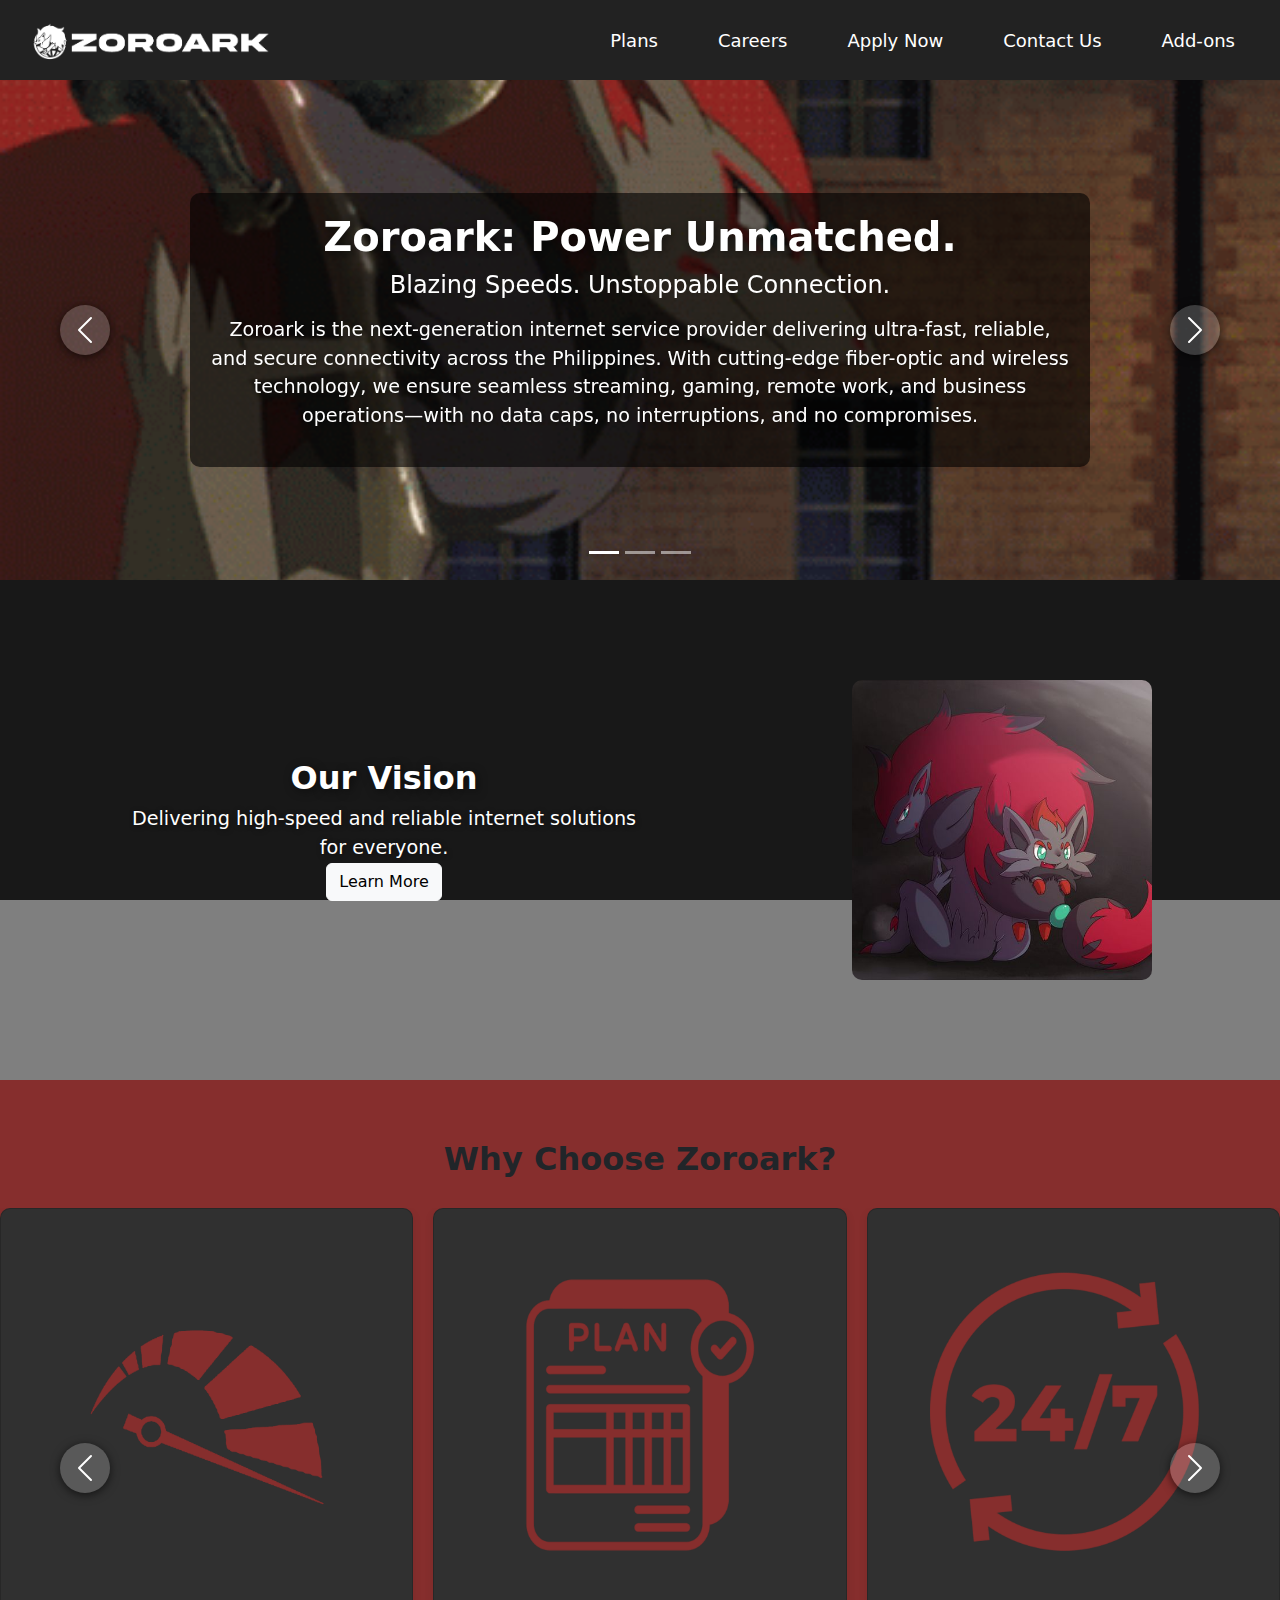
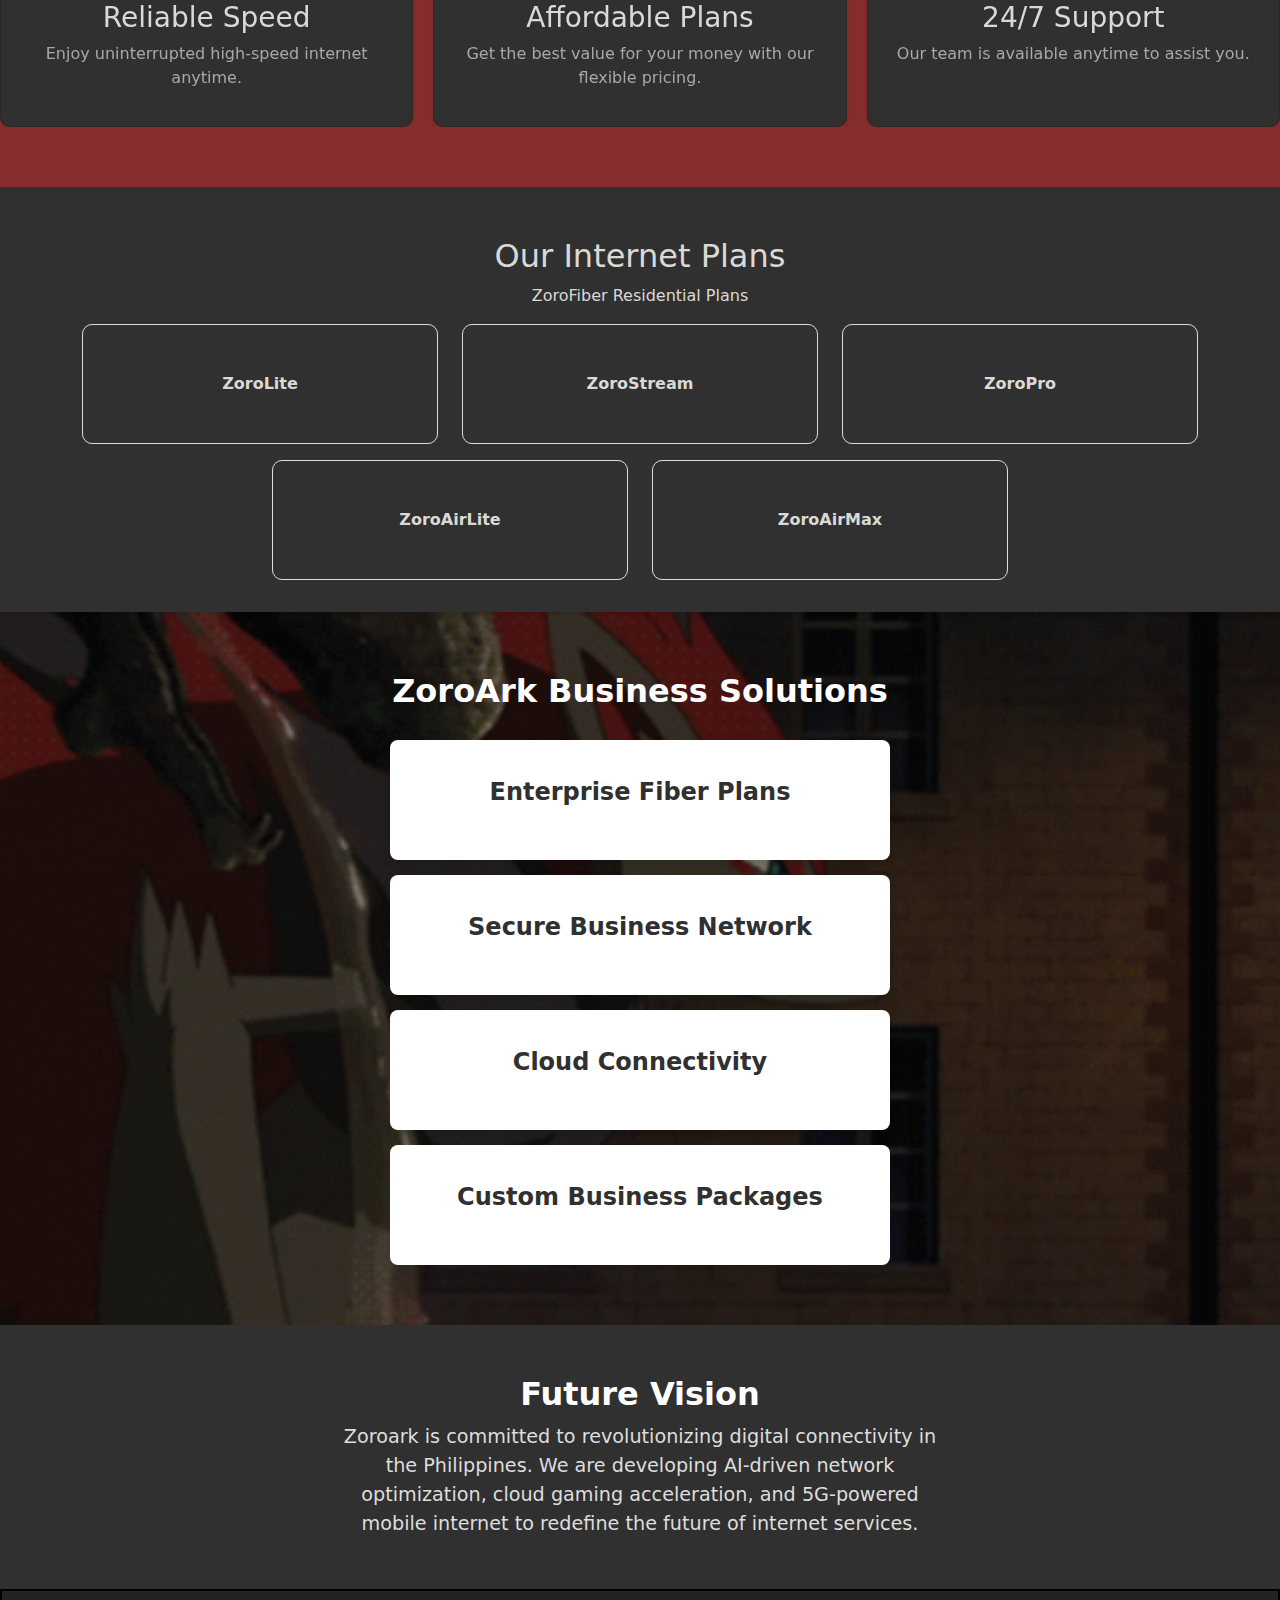
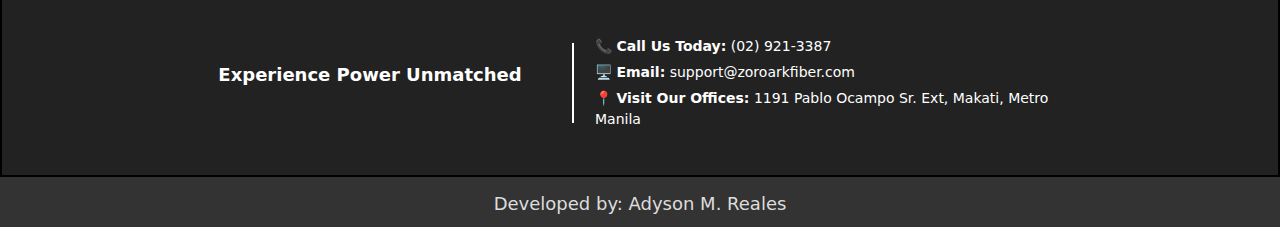
<file: index.html>
<!DOCTYPE html>
<html lang="en">
<head>
    <meta charset="UTF-8">
    <meta name="viewport" content="width=device-width, initial-scale=1.0, user-scalable=no">
    <title>MAIN PAGE</title>
    
    <!--this the bootstrap link wag nyo na galawin to, naka CDN na siya so no need to download locally-->
    <link href="https://cdn.jsdelivr.net/npm/bootstrap@5.3.3/dist/css/bootstrap.min.css" rel="stylesheet" integrity="sha384-QWTKZyjpPEjISv5WaRU9OFeRpok6YctnYmDr5pNlyT2bRjXh0JMhjY6hW+ALEwIH" crossorigin="anonymous">
    <!--this da css file link-->
    <link href="style.css" rel="stylesheet">

    <script src="https://cdn.jsdelivr.net/npm/bootstrap@5.3.0/dist/js/bootstrap.bundle.min.js"></script>
    <script src = "script.js"></script>
    
</head>
<body>
<!-- Section 1: Main Navigation Bar -->
<!-- Main Navigation Bar -->
<nav class="navbar">
    <div class="logo">
        <a href="index.html">
            <img src="LOGOIMAGE/logo.png" alt="Company Logo">
        </a>
    </div>

    <!-- Navigation Links -->
    <div class="nav-links">
        <a href="index.html#internet-plans" class="nav-item">Plans</a>

        <!-- Dropdown: Careers -->
        <div class="dropdown">
            <a href="#" class="nav-item">Careers</a>
            <div class="dropdown-content">
                <p>Find exciting job opportunities at ZoroArk.</p>
                <a href="careers.html" class="btn btn-primary">View Careers</a>
            </div>
        </div>

        <!-- Dropdown: Apply Now -->
        <div class="dropdown">
            <a href="#" class="nav-item">Apply Now</a>
            <div class="dropdown-content">
                <p>Start your application process now.</p>
                <a href="applynow.html" class="btn btn-primary">Apply Here</a>
            </div>
        </div>

        <!-- Dropdown: Contact Us -->
        <div class="dropdown">
            <a href="#" class="nav-item">Contact Us</a>
            <div class="dropdown-content">
                <p>Need help? Get in touch with us.</p>
                <a href="contactus.html" class="btn btn-primary">Contact Support</a>
            </div>
        </div>

        <!-- Dropdown: Add-ons -->
        <div class="dropdown">
            <a href="#" class="nav-item">Add-ons</a>
            <div class="dropdown-content">
                <p>Enhance your internet experience with our add-ons.</p>
                <a href="addons.html" class="btn btn-primary">View Add-ons</a>
            </div>
        </div>
    </div>
</nav>

<!-- Section 2: Bootstrap Carousel -->
<div id="carouselExampleIndicators" class="carousel slide position-relative" data-bs-ride="carousel">
    <div class="carousel-indicators">
        <button type="button" data-bs-target="#carouselExampleIndicators" data-bs-slide-to="0" class="active"></button>
        <button type="button" data-bs-target="#carouselExampleIndicators" data-bs-slide-to="1"></button>
        <button type="button" data-bs-target="#carouselExampleIndicators" data-bs-slide-to="2"></button>
    </div>

    <!-- Overlay Text (Moved Outside carousel-inner) -->
    <div class="carousel-overlay text-center">
        <h1 class="fw-bold">Zoroark: Power Unmatched.</h1>
        <h4 class="fw-light">Blazing Speeds. Unstoppable Connection.</h4>
        <p class="mt-3">
            Zoroark is the next-generation internet service provider delivering ultra-fast, reliable, and secure 
            connectivity across the Philippines. With cutting-edge fiber-optic and wireless technology, we ensure 
            seamless streaming, gaming, remote work, and business operations—with no data caps, no interruptions, 
            and no compromises.
        </p>
    </div>

    <div class="carousel-inner">
        <div class="carousel-item active">
            <img src="LOGOIMAGE/zorooark.gif" class="d-block w-100" alt="Slide 1">
        </div>
        <div class="carousel-item">
            <img src="ApplyNowImage/background.gif" class="d-block w-100" alt="Slide 2">
        </div>
        <div class="carousel-item">
            <img src="ContactUsImage/header gif.gif" class="d-block w-100" alt="Slide 3">
        </div>
    </div>

    <button class="carousel-control-prev" type="button" data-bs-target="#carouselExampleIndicators" data-bs-slide="prev">
        <span class="carousel-control-prev-icon"></span>
        <span class="visually-hidden">Previous</span>
    </button>

    <button class="carousel-control-next" type="button" data-bs-target="#carouselExampleIndicators" data-bs-slide="next">
        <span class="carousel-control-next-icon"></span>
        <span class="visually-hidden">Next</span>
    </button>
</div>

<!-- Section 3: Parallax -->
<div class="parallax">
    <div class="content-container">
        <!-- Left Side: Text Content -->
        <div class="content">
            <h2>Our Vision</h2>
            <p>Delivering high-speed and reliable internet solutions for everyone.</p>
            <a href="careers.html">
                <button class="btn btn-light">Learn More</button>
            </a>
            
        </div>
        
        <!-- Right Side: Square for Image/Video -->
        <div class="media-box">
            <img src="LOGOIMAGE/ZOROO.jpg" alt="Placeholder Image" id="media-content">
        </div>
    </div>
</div>

<!-- Section 4: Why Choose Zoroark? -->
<section class="why-choose" >
    <h2 class="section-title">Why Choose Zoroark?</h2>

    <div id="whyChooseCarousel" class="carousel slide" data-bs-ride="carousel">
        <!-- Carousel Inner -->
        <div class="carousel-inner">

            <!-- Slide 1 -->
            <div class="carousel-item active">
                <div class="carousel-content">
                    <div class="card">
                        <img src="LOGOIMAGE/speed.png" alt="Feature 1">
                        <h3>Reliable Speed</h3>
                        <p>Enjoy uninterrupted high-speed internet anytime.</p>
                    </div>
                    <div class="card">
                        <img src="LOGOIMAGE/plan.png" alt="Feature 2">
                        <h3>Affordable Plans</h3>
                        <p>Get the best value for your money with our flexible pricing.</p>
                    </div>
                    <div class="card">
                        <img src="LOGOIMAGE/twentyfourseven.png" alt="Feature 3">
                        <h3>24/7 Support</h3>
                        <p>Our team is available anytime to assist you.</p>
                    </div>
                </div>
            </div>

            <!-- Slide 2 -->
            <div class="carousel-item">
                <div class="carousel-content">
                    <div class="card">
                        <img src="LOGOIMAGE/icon.png" alt="Feature 4">
                        <h3>Nationwide Coverage</h3>
                        <p>We provide coverage even in remote areas.</p>
                    </div>
                    <div class="card">
                        <img src="LOGOIMAGE/technology.png" alt="Feature 5">
                        <h3>Cutting-Edge Technology</h3>
                        <p>Experience the latest advancements in fiber technology.</p>
                    </div>
                    <div class="card">
                        <img src="LOGOIMAGE/connect.png" alt="Feature 6">
                        <h3>Seamless Connectivity</h3>
                        <p>Stay connected across all your devices effortlessly.</p>
                    </div>
                </div>
            </div>

        </div>

        <!-- Left Button -->
        <button class="carousel-control-prev" type="button" data-bs-target="#whyChooseCarousel" data-bs-slide="prev">
            <span class="carousel-control-prev-icon"></span>
        </button>

        <!-- Right Button -->
        <button class="carousel-control-next" type="button" data-bs-target="#whyChooseCarousel" data-bs-slide="next">
            <span class="carousel-control-next-icon"></span>
        </button>
    </div>
</section>

<!-- Section 5: Internet Plans -->
<section id = "internet-plans"class="internet-plans-section text-center mt-0 pb-3 mb-0"> 
    <h2>Our Internet Plans</h2>
    <p>ZoroFiber Residential Plans</p>
    <div class="container">
        <div class="row justify-content-center">
            <div class="col-md-4 col-sm-6 mb-3">
                <div class="internet-plan-box">
                    ZoroLite
                    <div class="internet-hover-box">
                        <strong>ZoroLite (999/Month)</strong>
                        <ul>
                            <li>100Mbps - Basic browsing & streaming</li>
                            <li>Affordable & reliable</li>
                            <li>Ideal for small households</li>
                        </ul>
                        <a href="zorolite.html" class="internet-btn">Learn More</a>
                    </div>
                </div>
            </div>
            <div class="col-md-4 col-sm-6 mb-3">
                <div class="internet-plan-box">
                    ZoroStream
                    <div class="internet-hover-box">
                        <strong>ZoroStream (1499/Month)</strong>
                        <ul>
                            <li>300Mbps - Smooth HD streaming</li>
                            <li>Perfect for content consumption</li>
                            <li>Supports multiple devices</li>
                        </ul>
                        <a href="zorostream.html" class="internet-btn">Learn More</a>
                    </div>
                </div>
            </div>
            <div class="col-md-4 col-sm-6 mb-3">
                <div class="internet-plan-box">
                    ZoroPro
                    <div class="internet-hover-box">
                        <strong>ZoroPro (2999/Month)</strong>
                        <ul>
                            <li>1Gbps - Best for gaming and heavy users</li>
                            <li>Ultra-low Latency for esports & 4K streaming</li>
                            <li>Smart WiFi Mesh System Included</li>
                        </ul>
                        <a href="zoropro.html" class="internet-btn">Learn More</a>
                    </div>
                </div>
            </div>
            <div class="col-md-4 col-sm-6 mb-3">
                <div class="internet-plan-box">
                    ZoroAirLite
                    <div class="internet-hover-box">
                        <strong>ZoroAirLite (1299/Month)</strong>
                        <ul>
                            <li>Wireless internet for rural areas</li>
                            <li>Up to 50Mbps speed</li>
                            <li>Best for remote work & browsing</li>
                        </ul>
                        <a href="zoroairlite.html" class="internet-btn">Learn More</a>
                    </div>
                </div>
            </div>
            <div class="col-md-4 col-sm-6 mb-3">
                <div class="internet-plan-box">
                    ZoroAirMax
                    <div class="internet-hover-box">
                        <strong>ZoroAirMax (1999/Month)</strong>
                        <ul>
                            <li>Wireless speeds up to 100Mbps</li>
                            <li>For remote areas with high-speed demand</li>
                            <li>Stable & secure connection</li>
                        </ul>
                        <a href="zoroairmax.html" class="internet-btn">Learn More</a>
                    </div>
                </div>
            </div>
        </div>
    </div>
</section>



<!-- Section 6: ZoroArk Business Solutions -->
<section class="business-solutions" >
    <h2 class="section-title">ZoroArk Business Solutions</h2>
    <div class="solution-container">
        <div class="solution-box">
            <p>Enterprise Fiber Plans</p>
            <div class="hover-box">Dedicated speed up to 10Gbps for corporations</div>
        </div>
        <div class="solution-box">
            <p>Secure Business Network</p>
            <div class="hover-box">AI-enhanced cybersecurity and VPN protection.</div>
        </div>
        <div class="solution-box">
            <p>Cloud Connectivity</p>
            <div class="hover-box">High-speed access for data centers and remote teams.</div>
        </div>
        <div class="solution-box">
            <p>Custom Business Packages</p>
            <div class="hover-box">Scalable internet solutions tailored to your needs.</div>
        </div>
    </div>
</section>

<!-- Section 7: Title + Centered Text -->
<section class="centered-text-section">
    <h2 class="title-text">Future Vision</h2>
    <p class="description-text">Zoroark is committed to revolutionizing digital connectivity in the Philippines. We are developing AI-driven network optimization, cloud gaming acceleration, and 5G-powered mobile internet to redefine the future of internet services.</p>
</section>

 

    <!-- Footer -->
    <footer class="footer">
        <div class="footer-container">
            <!-- Left Side -->
            <div class="footer-left">
                <p>Experience Power Unmatched</p>
            </div>
    
            <div class="footer-divider"></div>
    
            <!-- Right Side -->
            <div class="footer-right">
                <p>📞 <strong>Call Us Today:</strong> (02) 921-3387</p>
                <p>🖥️ <strong>Email:</strong> support@zoroarkfiber.com</p>
                <p>📍 <strong>Visit Our Offices:</strong> 1191 Pablo Ocampo Sr. Ext, Makati, Metro Manila</p>
            </div>
        </div>
        
    <link href="developer.css" rel="stylesheet">    
    </footer>
    <footer class="developer">
        <p>Developed by: Adyson M. Reales</p>
    </footer>
</body>
</html>
</file>
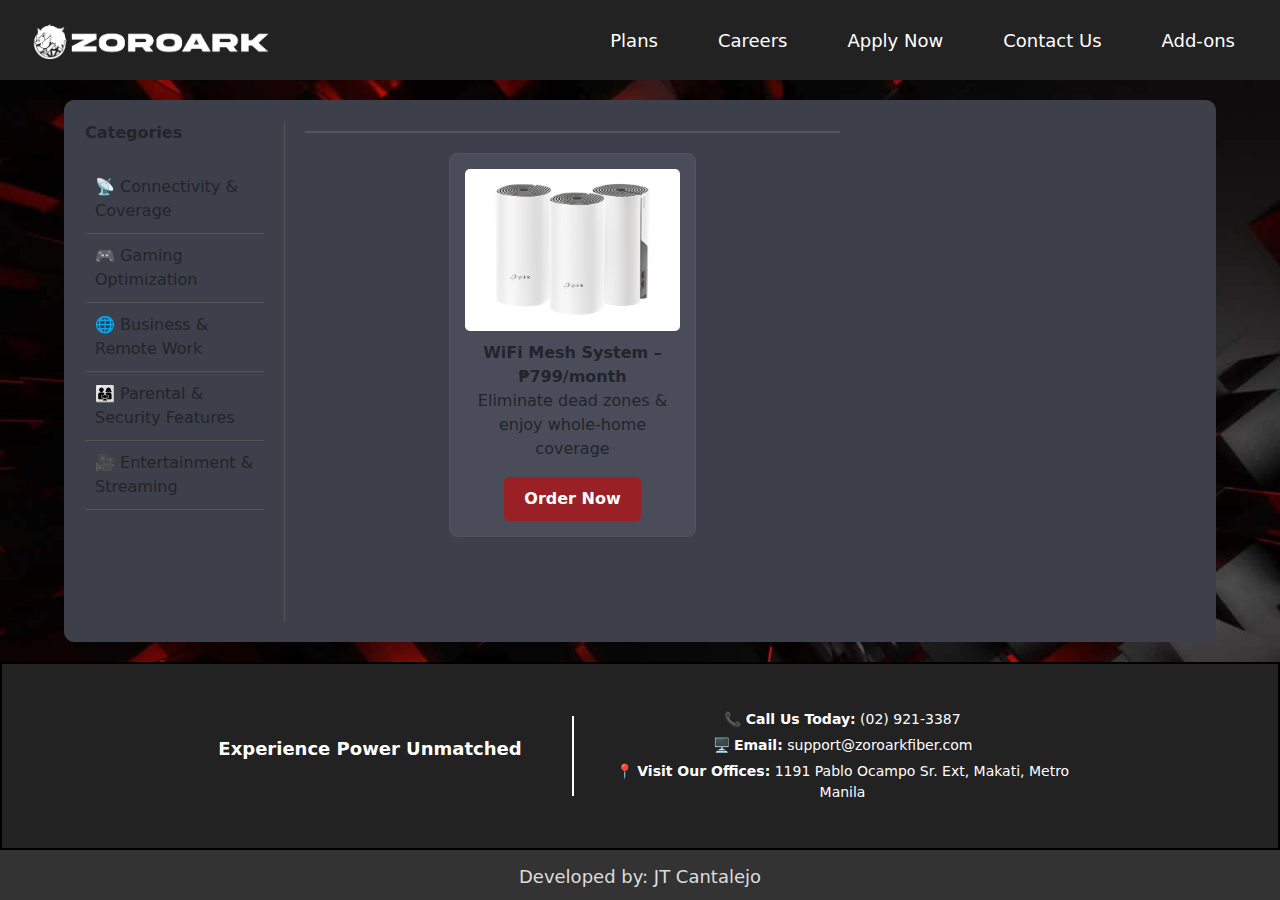
<file: addons.html>
<!DOCTYPE html>
<html lang="en">
<head>
    <meta charset="UTF-8">
    <meta name="viewport" content="width=device-width, initial-scale=1.0">
    <title>Zoro Ark</title>
    <script src="https://cdn.jsdelivr.net/npm/bootstrap@5.3.0/dist/js/bootstrap.bundle.min.js"></script>
    <script src = "script.js"></script>
    <link href="https://cdn.jsdelivr.net/npm/bootstrap@5.3.0/dist/css/bootstrap.min.css" rel="stylesheet">

    <link rel="stylesheet" href="style.css">
    <style>
        html, body {
            height: 100%;
            margin: 0;
            display: flex;
            flex-direction: column;
            font-family: var(--bs-body-font-family) !important;
        }
        .modal {
            display: none;
            position: fixed;
            top: 50%;
            left: 50%;
            transform: translate(-50%, -50%);
            width: 420px;
            background: white;
            padding: 20px;
            border-radius: 10px;
            box-shadow: 0 0 10px rgba(0, 0, 0, 0.3);
            z-index: 1000;
            text-align: left;
        }

        /* Overlay background */
        .overlay {
            display: none;
            position: fixed;
            top: 0;
            left: 0;
            width: 100%;
            height: 100%;
            background: rgba(0, 0, 0, 0.5);
            z-index: 999;
        }

        /* Form styling */
        .modal h2 {
            text-align: center;
            color: #333;
            font-size: 20px;
        }

        label {
            display: block;
            font-size: 14px;
            font-weight: bold;
            color: #333;
            margin-top: 10px;
        }

        input[type="text"], input[type="email"], input[type="date"] {
            width: calc(100% - 10px);
            padding: 8px;
            margin-top: 5px;
            border: 1px solid #ccc;
            border-radius: 5px;
        }

        .form-buttons {
            display: flex;
            justify-content: space-between;
            margin-top: 15px;
        }

        button {
            padding: 10px 15px;
            border: none;
            cursor: pointer;
            font-weight: bold;
        }

        .close-btn {
            background: #e74c3c;
            color: white;
            border-radius: 5px;
        }

        .submit-btn {
            background: #2ecc71;
            color: white;
            border-radius: 5px;
        }

        /* Order Now Button */
        .orderNowBtn {
            background: #3498db;
            color: white;
            padding: 12px 20px;
            font-size: 16px;
            border: none;
            cursor: pointer;
            border-radius: 5px;
            margin-top: 10px;
        }

        .orderNowBtn:hover {
            background: #2980b9;
        }
        body {
      font-family: sans-serif;
      margin: 0;
      padding: 0;
      background-image: url("ApplyNowImage/red.jpg"); /* Set the background image */
      background-size: cover; /* Cover the entire viewport */
      background-repeat: no-repeat; /* Prevent image repetition */
    } 

    .header-top {
    background-color: #6B6B6B; /* Updated to match Zoroark logo color */
    color: black;
    padding: 0px 0px;
 
}


.header-top a {
    color: black;
    text-decoration: none;
    margin-left: 20px;
    font-weight: bold;
}


.header-bottom {
    background-color: #22252A; /* Updated to match sub-navbar color */
    color: white;
    padding: 10px 20px;
    text-align: center;
}

.header-bottom a {
    color: white;
    text-decoration: none;
    margin: 0 15px;
    font-weight: bold;
}
.container {
    width: 90%;
    max-width: 1200px;
    margin: 20px auto;
    border: 1px solid #ccc;
    padding: 20px;
    display: flex;
    background-color: white;
    border-radius: 10px;
    flex:1
}

    .container {
            width: 90%;
            max-width: 1200px;
            margin: 20px auto;
            border: 1px solid #3D3F4B; /* Darker Border */
            padding: 20px;
            display: flex;
            background-color: #3D3F4B; /* Darker Container Background */
            border-radius: 10px;
        }

        .header {
            display: flex;
            justify-content: space-between;
            align-items: center;
            width: 100%;
            margin-bottom: 20px;
            padding-bottom: 10px;
            border-bottom: 2px solid #555; /* Slightly Lighter Border */
        }

        .header-left {
            display: flex;
            align-items: center;
            font-weight: bold;
            font-size: 1.5rem;
            color: #9D5351; /* Accent Color */
        }

        .header-right input {
            padding: 8px;
            border: 1px solid #555;
            border-radius: 5px;
            width: 180px;
            background-color: #4A4D59; /* Input Background */
            color: #E0E0E0;
        }

        .header-right button {
            padding: 8px 12px;
            margin-left: 5px;
            border: none;
            cursor: pointer;
            background-color: #992025; /* Primary Button Color */
            color: white;
            border-radius: 5px;
        }

        .header-right button:hover {
            background-color: #862E2D; /* Primary Button Hover */
        }

        .sidebar {
            width: 200px;
            padding-right: 20px;
            border-right: 1px solid #555;
        }

        .sidebar ul {
            list-style: none;
            padding: 0;
            margin: 20px 0 0 0;
        }

        .sidebar li {
            padding: 10px;
            border-bottom: 1px solid #555;
            cursor: pointer;
            transition: background 0.3s;
        }

        .sidebar li:hover {
            background: #4A4D59; /* Sidebar Hover */
        }

        .content {
            flex-grow: 1;
            padding-left: 20px;
        }

        .product-grid {
            display: flex;
            flex-wrap: wrap;
            justify-content: space-around;
        }

        .product {
            width: calc(50% - 20px);
            border: 1px solid #555;
            padding: 15px;
            text-align: center;
            background-color: #4A4D59; /* Product Background */
            margin-bottom: 20px;
            border-radius: 8px;
            transition: transform 0.2s;
        }

        .product:hover {
            transform: scale(1.03);
        }

        .product img {
            max-width: 100%;
            height: auto;
            margin-bottom: 10px;
            border-radius: 5px;
        }

        .product button {
            background-color: #992025;
            border: none;
            color: white;
            padding: 10px 20px;
            border-radius: 5px;
            cursor: pointer;
            transition: background 0.3s;
        }

        .product button:hover {
            background-color: #862E2D;
        }

        .footer {
    background-color: #333; /* Adjust as needed */
    color: white;
    text-align: center;
    width: 100%;
}

.footer-container {
    display: flex;
    justify-content: space-between;
    align-items: center;
    max-width: 1200px;
    margin: 0 auto;
    padding: 10px;
}

.footer a {
    color: #9D5351;
    text-decoration: none;
    font-weight: bold;
}

.footer hr {
    border: 0;
    height: 1px;
    background: #9D5351;
    margin: 15px 0;
}

        .bottom-nav {
            position: fixed;
            bottom: 0;
            left: 0;
            width: 100%;
            background-color: #3D3F4B;
            padding: 10px 0;
            text-align: center;
            border-top: 2px solid #555;
        }

        .bottom-nav img {
            width: 30px;
            margin: 0 20px;
        }

        .subcategory {
            display: none;
        }

        .subcategory.active {
            display: block;
        }

        @media (max-width: 768px) {
            .container {
                flex-direction: column;
            }

            .sidebar {
                width: 100%;
                border-right: none;
                padding-right: 0;
            }

            .content {
                width: 100%;
                padding-left: 0;
            }

            .product {
                width: 100%;
            }
            
        }



        .footer {
			background-color: #222; /* Match nav color */
			color: white;
			padding: 20px;
			font-size: 14px;
			border: 2px solid black; /* Matches the boxed style */
		}

		.footer-container {
			display: flex;
			justify-content: space-between;
			align-items: center;
			max-width: 900px; /* Adjust width as needed */
			margin: auto;
			padding: 20px 0;
		}

		.footer-left {
			width: 40%;
			text-align: center;
			font-weight: bold;
			font-size: 18px;
		}

		.footer-right {
			width: 55%;
			font-size: 14px;
		}

		.footer-right p {
			margin: 5px 0;
		}

		.footer-right i {
			margin-right: 8px;
		}

		.footer-divider {
			width: 2px;
			background-color: white;
			height: 80px;
			margin: 0 20px;
		}
        
        

   
</style>
<body>
    <!-- Main Navigation Bar -->
    <nav class="navbar">
        <div class="logo">
            <a href="index.html">
                <img src="LOGOIMAGE/logo.png" alt="Company Logo">
            </a>
        </div>
    
        <!-- Navigation Links -->
        <div class="nav-links">
            <a href="index.html#internet-plans" class="nav-item">Plans</a>
    
            <!-- Dropdown: Careers -->
            <div class="dropdown">
                <a href="#" class="nav-item">Careers</a>
                <div class="dropdown-content">
                    <p>Find exciting job opportunities at ZoroArk.</p>
                    <a href="careers.html" class="btn btn-primary">View Careers</a>
                </div>
            </div>
    
            <!-- Dropdown: Apply Now -->
            <div class="dropdown">
                <a href="#" class="nav-item">Apply Now</a>
                <div class="dropdown-content">
                    <p>Start your application process now.</p>
                    <a href="applynow.html" class="btn btn-primary">Apply Here</a>
                </div>
            </div>
    
            <!-- Dropdown: Contact Us -->
            <div class="dropdown">
                <a href="#" class="nav-item">Contact Us</a>
                <div class="dropdown-content">
                    <p>Need help? Get in touch with us.</p>
                    <a href="contactus.html" class="btn btn-primary">Contact Support</a>
                </div>
            </div>
    
            <!-- Dropdown: Add-ons -->
            <div class="dropdown">
                <a href="#" class="nav-item">Add-ons</a>
                <div class="dropdown-content">
                    <p>Enhance your internet experience with our add-ons.</p>
                    <a href="addons.html" class="btn btn-primary">View Add-ons</a>
                </div>
            </div>
        </div>
        </nav>


    <div class="container">
        <div class="sidebar">
            <div class="header-left">
            
            </div>

            </header>
            <nav>
                <strong>Categories</strong>
                <ul>
                    <li onclick="showCategory('connectivity')">📡 Connectivity & Coverage</li>
                    <li onclick="showCategory('gaming')">🎮 Gaming Optimization</li>
                    <li onclick="showCategory('business')">🌐 Business & Remote Work</li>
                    <li onclick="showCategory('security')">👨‍👩‍👧 Parental & Security Features</li>
                    <li onclick="showCategory('entertainment')">🎥 Entertainment & Streaming</li>
                </ul>
            </nav>
        </div>

       
        <section class="content">
            <header class="header">
                <div class="header-right">
      
                
                </div>
            </header>
        


            <div id="connectivity" class="subcategory active">
                <div class="product-grid">
                    <div class="product" data-name="WiFi Mesh System">
                        <img src="AddonsImage/wifi-mesh-image.jpg" alt="WiFi Mesh System">
                        <strong>WiFi Mesh System – ₱799/month</strong>
                        <p> Eliminate dead zones & enjoy whole-home coverage</p>
                        <button onclick="window.location.href='applynow.html'">Order Now</button>
                    </div>
                </div>
            </div>

            <div id="gaming" class="subcategory">
                <div class="product-grid">
                    <div class="product" data-name="Game Optimizer Mode">
                        <img src="AddonsImage/game-optimizer-image.jpg" alt="Game Optimizer Mode">
                        <strong>Game Optimizer Mode – ₱499/month</strong>
                        <p> Lower latency for a smoother, lag-free gaming experience</p>
                        <button onclick="window.location.href='applynow.html'">Order Now</button>
                    </div>
                </div>
            </div>

            <div id="business" class="subcategory">
                <div class="product-grid">
                    <div class="product" data-name="Static IP Address">
                        <img src="AddonsImage/static-ip-image.jpg" alt="Static IP Address">
                        <strong>Static IP Address – ₱399/month</strong>
                        <p> Essential for remote work, business servers, and secure access</p>
                        <button onclick="window.location.href='applynow.html'">Order Now</button>
                    </div>
                </div>
            </div>
            <div id="security" class="subcategory">
                <div class="product-grid">
                    <div class="product" data-name="Parental Controls & Safe Browsing">
                        <img src="AddonsImage/parental-controls-image.jpg" alt="Parental Controls">
                        <strong>Parental Controls & Safe Browsing – ₱299/month</strong>
                        <p> Monitor and control internet usage for a safer online experience</p>
                        <button onclick="window.location.href='applynow.html'">Order Now</button>
                    </div>
                    <div class="product" data-name="Zoroark Security+">
                        <img src="AddonsImage/security-plus-image.jpg" alt="Zoroark Security+">
                        <strong>Zoroark Security+ (VPN & Firewall Protection) – ₱599/month</strong>
                        <p> AI-powered cybersecurity with encrypted browsing & malware protection</p>
                        <button onclick="window.location.href='applynow.html'">Order Now</button>
                    </div>
                </div>
            </div>
            <div id="entertainment" class="subcategory">
                <div class="product-grid">
                    <div class="product">
                        <img src="AddonsImage/entertainment-bundle-image.jpg" alt="Entertainment Bundle">
                        <strong>Entertainment Bundle (Netflix & Disney+ Add-On) – ₱599/month</strong>
                        <p> Get unlimited access to your favorite streaming platforms</p>
                        <button onclick="window.location.href='applynow.html'">Order Now</button>
                    </div>
                </div>
            </div>
        </section>
    </div>

    <link href="footer.css" rel="stylesheet">
    <footer class="footer">
        <div class="footer-container">
            <!-- Left Side -->
            <div class="footer-left">
                <p>Experience Power Unmatched</p>
            </div>
    
            <div class="footer-divider"></div>
    
            <!-- Right Side -->
            <div class="footer-right">
                <p>📞 <strong>Call Us Today:</strong> (02) 921-3387</p>
                <p>🖥️ <strong>Email:</strong> support@zoroarkfiber.com</p>
                <p>📍 <strong>Visit Our Offices:</strong> 1191 Pablo Ocampo Sr. Ext, Makati, Metro Manila</p>
            </div>
        </div>     


    </footer>

    <link href="developer.css" rel="stylesheet">
    <footer class="developer">
        <p>Developed by: JT Cantalejo</p>
    </footer> 

    
    

    

    <script>
        function showCategory(category) {
            document.querySelectorAll('.subcategory').forEach(sub => sub.classList.remove('active'));
            document.getElementById(category).classList.add('active');
        }
    
        function searchProducts() {
            let searchQuery = document.getElementById("searchInput").value.toLowerCase();
            let products = document.querySelectorAll(".product");
            let foundCategory = null; // Store the found category
    
            products.forEach(product => {
                let name = product.getAttribute("data-name").toLowerCase();
                let categoryDiv = product.closest(".subcategory");
    
                if (name.includes(searchQuery)) {
                    product.style.display = "block";
                    foundCategory = categoryDiv.id; // Update foundCategory
                } else {
                    product.style.display = "none";
                }
            });
    
            // Show only the relevant category
            document.querySelectorAll('.subcategory').forEach(sub => {
                if (sub.id === foundCategory) {
                    sub.classList.add('active');
                } else {
                    sub.classList.remove('active');
                }
            });
    
            
            // If no results, keep all categories hidden
            if (!foundCategory) {
                document.querySelectorAll('.subcategory').forEach(sub => sub.classList.remove('active'));
            }
            
        }
      
    function openModal() {
        document.getElementById("overlay").style.display = "block";
        document.getElementById("orderForm").style.display = "block";
    }

    function closeModal() {
        document.getElementById("overlay").style.display = "none";
        document.getElementById("orderForm").style.display = "none";
    }

    function submitOrder() {
        alert("Your order has been submitted!");
        closeModal();
    }

    // Attach event listeners to each "Order Now" button inside the products
    document.addEventListener("DOMContentLoaded", function() {
        let orderButtons = document.querySelectorAll(".product button");
        orderButtons.forEach(button => {
            button.addEventListener("click", openModal);
        });
    });

    </script>

</body>
</html>
</file>
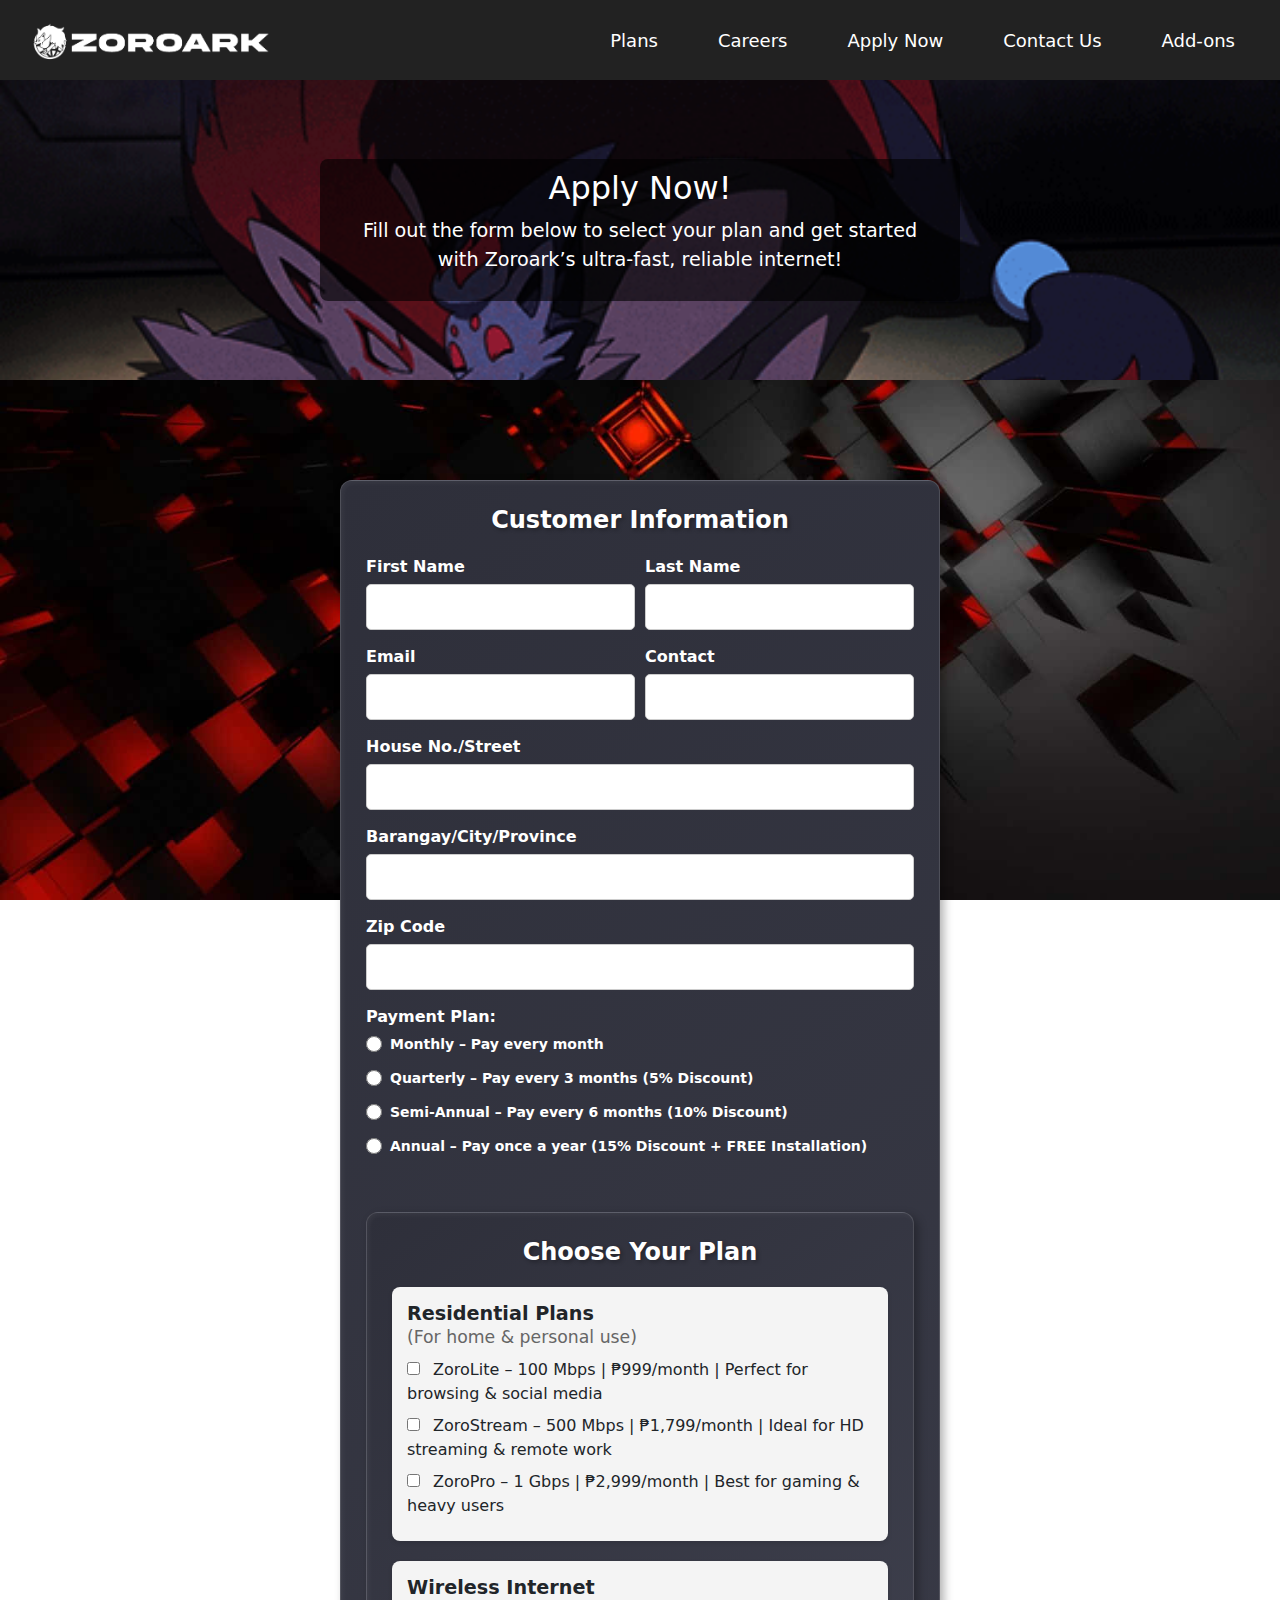
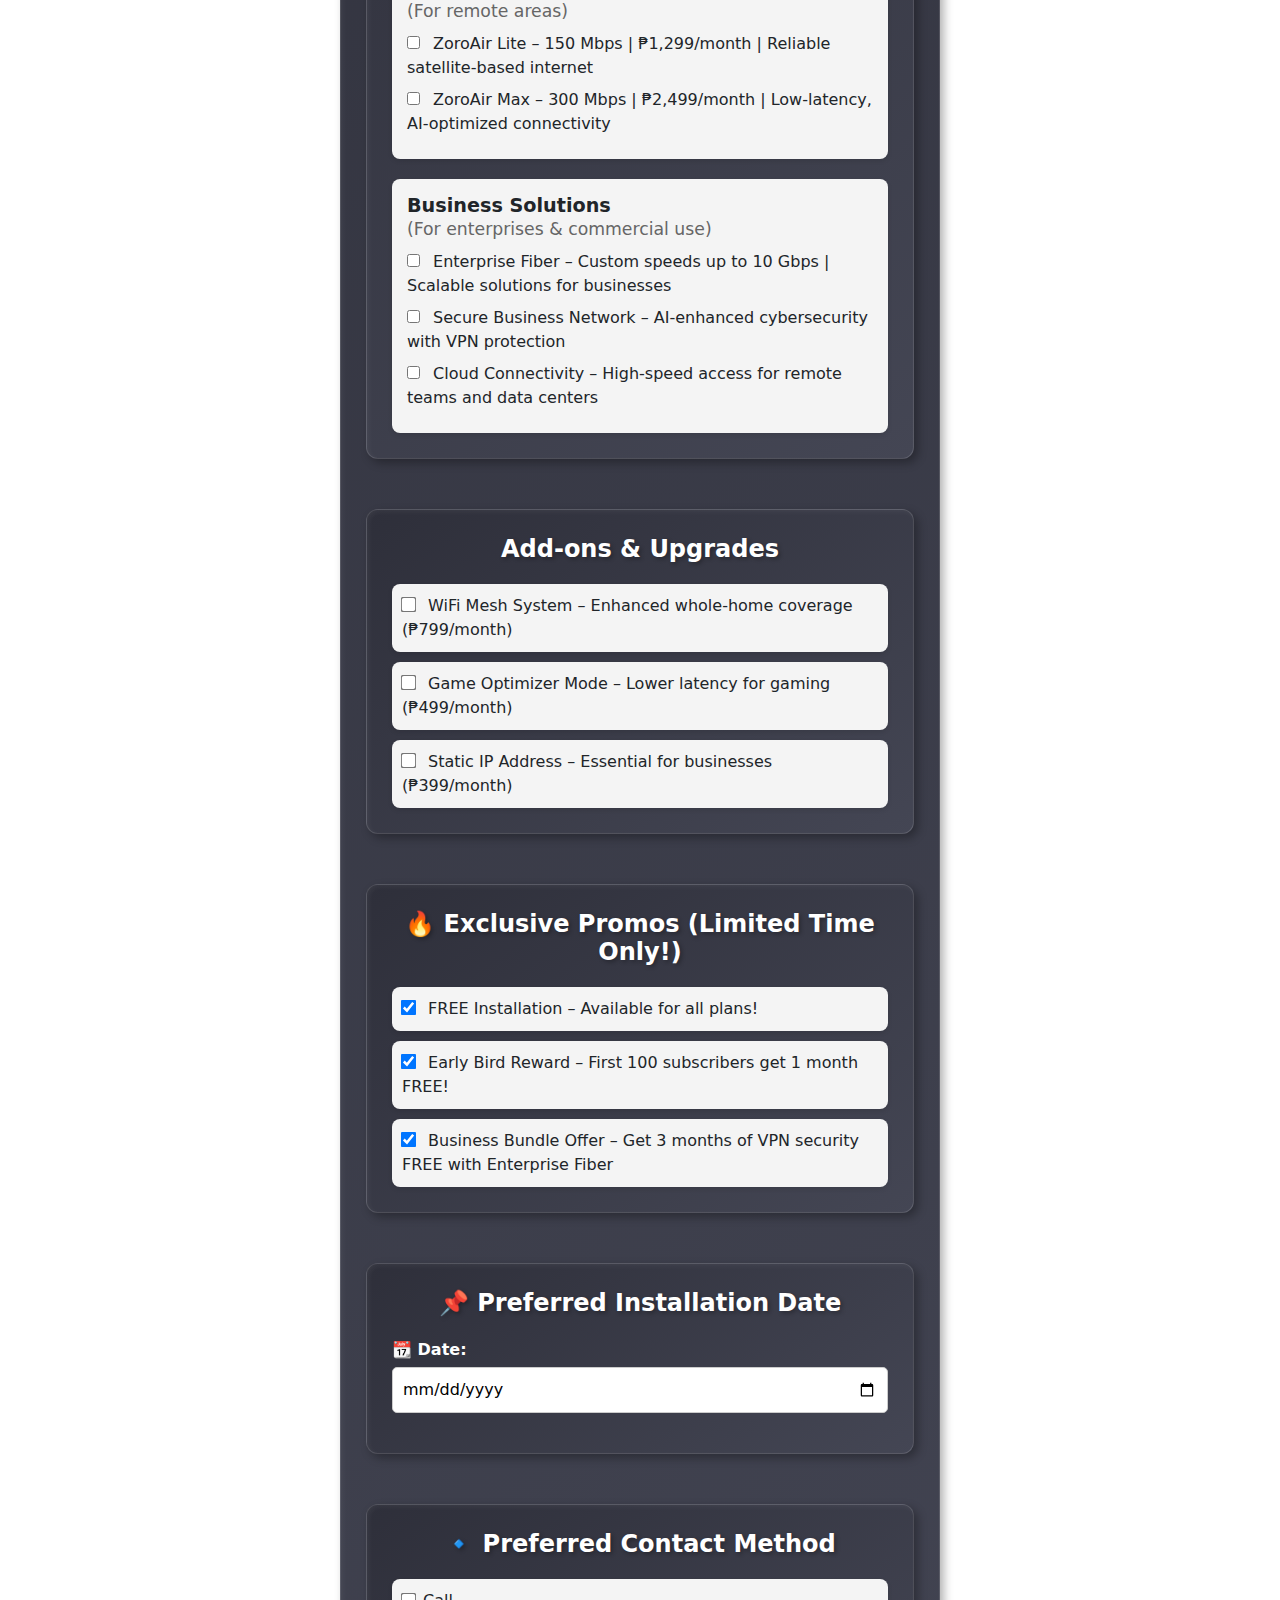
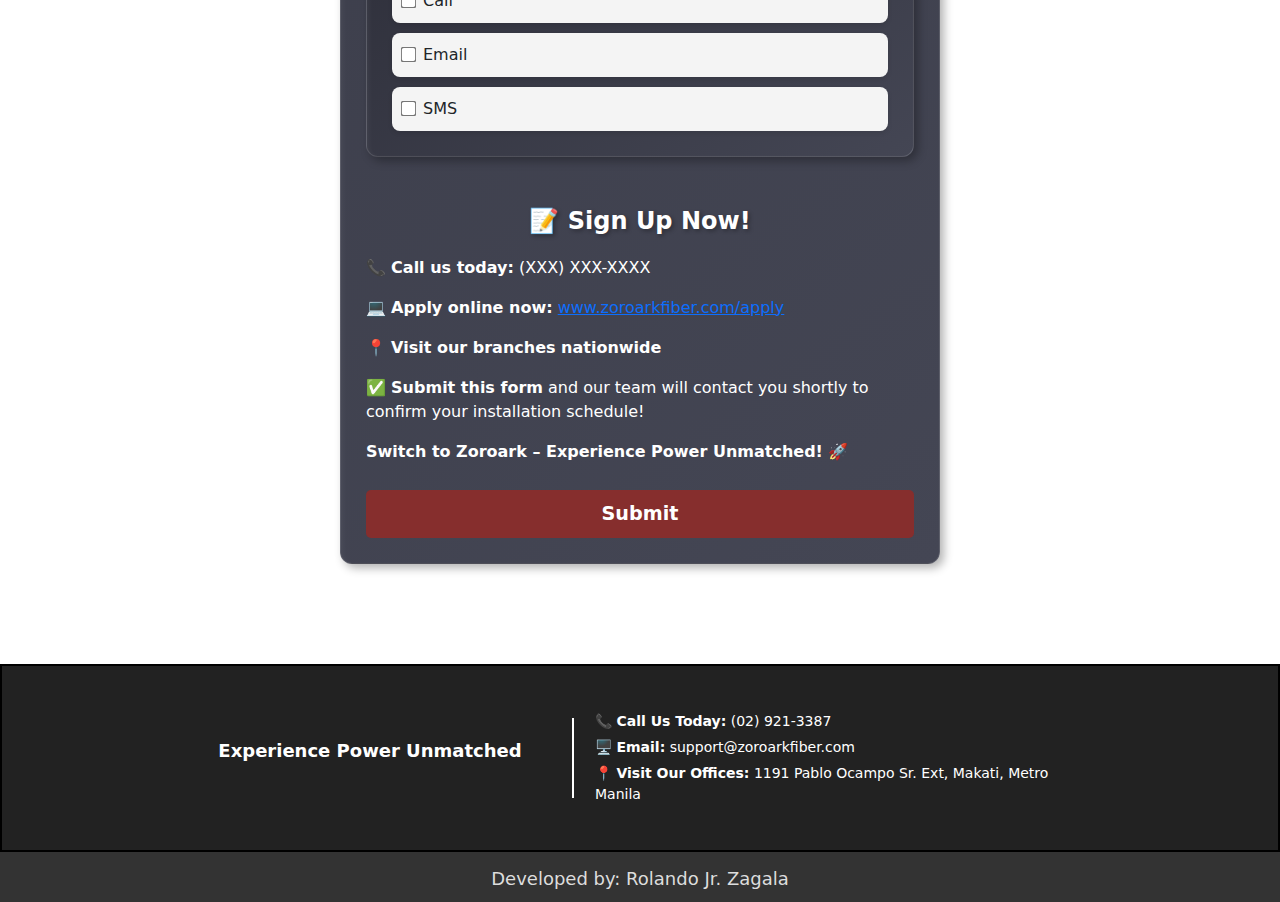
<file: applynow.html>
<!DOCTYPE html>
<html lang="en">
<head>
    <meta charset="UTF-8">
    <meta name="viewport" content="width=device-width, initial-scale=1.0">
    <title>Zoroark Apply Now</title>
	<script src="https://cdn.jsdelivr.net/npm/bootstrap@5.3.0/dist/js/bootstrap.bundle.min.js"></script>
    <link href="https://cdn.jsdelivr.net/npm/bootstrap@5.3.3/dist/css/bootstrap.min.css" rel="stylesheet" integrity="sha384-QWTKZyjpPEjISv5WaRU9OFeRpok6YctnYmDr5pNlyT2bRjXh0JMhjY6hW+ALEwIH" crossorigin="anonymous">

	 	<link href="ApplyNowImage/cssForms.css" rel="stylesheet">
    
</head>
<body>
    <nav class="navbar">
        <div class="logo">
            <a href="index.html">
                <img src="LOGOIMAGE/logo.png" alt="Company Logo">
            </a>
        </div>
    
        <!-- Navigation Links -->
        <div class="nav-links">
            <a href="index.html#internet-plans" class="nav-item">Plans</a>
    
            <!-- Dropdown: Careers -->
            <div class="dropdown">
                <a href="#" class="nav-item">Careers</a>
                <div class="dropdown-content">
                    <p>Find exciting job opportunities at ZoroArk.</p>
                    <a href="careers.html" class="btn btn-primary">View Careers</a>
                </div>
            </div>
    
            <!-- Dropdown: Apply Now -->
            <div class="dropdown">
                <a href="#" class="nav-item">Apply Now</a>
                <div class="dropdown-content">
                    <p>Start your application process now.</p>
                    <a href="applynow.html" class="btn btn-primary">Apply Here</a>
                </div>
            </div>
    
            <!-- Dropdown: Contact Us -->
            <div class="dropdown">
                <a href="#" class="nav-item">Contact Us</a>
                <div class="dropdown-content">
                    <p>Need help? Get in touch with us.</p>
                    <a href="contactus.html" class="btn btn-primary">Contact Support</a>
                </div>
            </div>
    
            <!-- Dropdown: Add-ons -->
            <div class="dropdown">
                <a href="#" class="nav-item">Add-ons</a>
                <div class="dropdown-content">
                    <p>Enhance your internet experience with our add-ons.</p>
                    <a href="addons.html" class="btn btn-primary">View Add-ons</a>
                </div>
            </div>
        </div>
    </nav>
    <!-- Hero Section -->
    <div class="hero">
		<div class="hero-text">
        <h1>Apply Now!</h1>
        <p>Fill out the form below to select your plan and get started with Zoroark’s ultra-fast, reliable internet!</p>
		</div>
	</div>


<!-- background -->
<div class="parallax-container">
    <!-- Form Section -->
    <div class="form-container">
        <h2>Customer Information</h2>
        <form>
            <div class="form-row">
                <div class="form-group">
                    <label for="first-name">First Name</label>
                    <input type="text" id="first-name" name="first-name" required>
                </div>
                <div class="form-group">
                    <label for="last-name">Last Name</label>
                    <input type="text" id="last-name" name="last-name" required>
                </div>
            </div>

            <div class="form-row">
                <div class="form-group">
                    <label for="email">Email</label>
                    <input type="email" id="email" name="email" required>
                </div>
                <div class="form-group">
                    <label for="contact">Contact</label>
                    <input type="tel" id="contact" name="contact" required>
                </div>
            </div>

            <div class="form-group">
                <label for="street">House No./Street</label>
                <input type="text" id="street" name="street" required>
            </div>

            <div class="form-group">
                <label for="city">Barangay/City/Province</label>
                <input type="text" id="city" name="city" required>
            </div>

            <div class="form-group">
                <label for="zipCode">Zip Code</label>
                <input type="number" id="zipCode" name="zipCode" max="9999" required>
            </div>

            <!-- Radio Button Selection -->
           <div class="form-group">
    <label>Payment Plan:</label>
    <div class="radio-group">
        <label><input type="radio" name="payment" value="monthly"> Monthly – Pay every month</label>
        <label><input type="radio" name="payment" value="quarterly"> Quarterly – Pay every 3 months (5% Discount)</label>
        <label><input type="radio" name="payment" value="semi-annual"> Semi-Annual – Pay every 6 months (10% Discount)</label>
        <label><input type="radio" name="payment" value="annual"> Annual – Pay once a year (15% Discount + FREE Installation)</label>
    </div>
</div>


		
			<!-- Choose Your Plan Section -->
<div class="form-container">
    <h2>Choose Your Plan</h2>

    <div class="plan-options">
        <!-- Residential Plans -->
        <div class="plan-category">
            <h3>Residential Plans <br><span>(For home & personal use)</span></h3>
            <label><input type="checkbox" name="plan" value="ZoroLite"> ZoroLite – 100 Mbps | ₱999/month | Perfect for browsing & social media</label>
            <label><input type="checkbox" name="plan" value="ZoroStream"> ZoroStream – 500 Mbps | ₱1,799/month | Ideal for HD streaming & remote work</label>
            <label><input type="checkbox" name="plan" value="ZoroPro"> ZoroPro – 1 Gbps | ₱2,999/month | Best for gaming & heavy users</label>
        </div>

        <!-- Wireless Internet -->
        <div class="plan-category">
            <h3>Wireless Internet <br><span>(For remote areas)</span></h3>
            <label><input type="checkbox" name="plan" value="ZoroAir Lite"> ZoroAir Lite – 150 Mbps | ₱1,299/month | Reliable satellite-based internet</label>
            <label><input type="checkbox" name="plan" value="ZoroAir Max"> ZoroAir Max – 300 Mbps | ₱2,499/month | Low-latency, AI-optimized connectivity</label>
        </div>

        <!-- Business Solutions -->
        <div class="plan-category">
            <h3>Business Solutions <br><span>(For enterprises & commercial use)</span></h3>
            <label><input type="checkbox" name="plan" value="Enterprise Fiber"> Enterprise Fiber – Custom speeds up to 10 Gbps | Scalable solutions for businesses</label>
            <label><input type="checkbox" name="plan" value="Secure Business Network"> Secure Business Network – AI-enhanced cybersecurity with VPN protection</label>
            <label><input type="checkbox" name="plan" value="Cloud Connectivity"> Cloud Connectivity – High-speed access for remote teams and data centers</label>
        </div>
    </div>
</div>

	<!-- Add-ons & Upgrades Section -->
<div class="form-container">
    <h2>Add-ons & Upgrades</h2>

    <div class="addons-options">
        <label><input type="checkbox" name="addon" value="WiFi Mesh System"> WiFi Mesh System – Enhanced whole-home coverage (₱799/month)</label>
        <label><input type="checkbox" name="addon" value="Game Optimizer Mode"> Game Optimizer Mode – Lower latency for gaming (₱499/month)</label>
        <label><input type="checkbox" name="addon" value="Static IP Address"> Static IP Address – Essential for businesses (₱399/month)</label>
    </div>
</div>

<!-- Exclusive Promos Section -->
<div class="form-container">
    <h2>🔥 Exclusive Promos (Limited Time Only!)</h2>

    <div class="promos-options">
        <label><input type="checkbox" name="promo" value="Free Installation" checked> FREE Installation – Available for all plans!</label>
        <label><input type="checkbox" name="promo" value="Early Bird Reward" checked> Early Bird Reward – First 100 subscribers get 1 month FREE!</label>
        <label><input type="checkbox" name="promo" value="Business Bundle Offer" checked> Business Bundle Offer – Get 3 months of VPN security FREE with Enterprise Fiber</label>
    </div>
</div>

<!-- Preferred Installation Date -->
<div class="form-container">
    <h2>📌 Preferred Installation Date</h2>
    <div class="form-group">
        <label for="install-date">📆 Date:</label>
        <input type="date" id="install-date" name="install-date" required>
    </div>
</div>

<!-- Preferred Contact Method -->
<div class="form-container">
    <h2>🔹 Preferred Contact Method</h2>
    <div class="contact-method">
        <label><input type="checkbox" name="contact-method" value="Call"> Call</label>
        <label><input type="checkbox" name="contact-method" value="Email"> Email</label>
        <label><input type="checkbox" name="contact-method" value="SMS"> SMS</label>
    </div>
</div>

<!-- Sign Up Now Section -->
<div class="signup-container">
    <h2>📝 Sign Up Now!</h2>
    <p>📞 <strong>Call us today:</strong> (XXX) XXX-XXXX</p>
    <p>💻 <strong>Apply online now:</strong> <a href="https://www.zoroarkfiber.com/apply" target="_blank">www.zoroarkfiber.com/apply</a></p>
    <p>📍 <strong>Visit our branches nationwide</strong></p>
    <p>✅ <strong>Submit this form</strong> and our team will contact you shortly to confirm your installation schedule!</p>
    <p><strong>Switch to Zoroark – Experience Power Unmatched! 🚀</strong></p>
</div>

            <button type="submit" class="btn-submit">Submit</button>
	

        </form>
    </div>
	</div>


</body>

<footer class="footer">
    
    <div class="footer-container">
        <!-- Left Side -->
        <div class="footer-left">
            <p>Experience Power Unmatched</p>
        </div>

        <div class="footer-divider"></div>

        <!-- Right Side -->
        <div class="footer-right">
            <p>📞 <strong>Call Us Today:</strong> (02) 921-3387</p>
            <p>🖥️ <strong>Email:</strong> support@zoroarkfiber.com</p>
            <p>📍 <strong>Visit Our Offices:</strong> 1191 Pablo Ocampo Sr. Ext, Makati, Metro Manila</p>
        </div>
    </div>
	
	
</footer>

<link href="developer.css" rel="stylesheet">    
    </footer>
    <footer class="developer">
        <p>Developed by: Rolando Jr. Zagala</p>
</footer>


<script src="https://cdn.jsdelivr.net/npm/bootstrap@5.3.0/dist/js/bootstrap.bundle.min.js"></script>
    <script>
        document.addEventListener('wheel', function(event) {
            if (event.ctrlKey) {
                event.preventDefault(); // Stops zooming with Ctrl + Mouse Wheel
            }
        }, { passive: false });

        //this mf iz for the plus and minus
        document.addEventListener('keydown', function(event) {
        if (event.ctrlKey && (event.key === '=' || event.key === '-' || event.key === '0')) {
            event.preventDefault(); 
        }
        });

        //for mobile
        document.addEventListener('touchmove', function(event) {
        if (event.scale !== undefined && event.scale !== 1) {
            event.preventDefault(); 
        }
        }, { passive: false });

        let lastTouchEnd = 0;
        document.addEventListener('touchend', function(event) {
        let now = (new Date()).getTime();
        if (now - lastTouchEnd <= 300) {
            event.preventDefault(); 
        }
        lastTouchEnd = now;
        }, false);

    </script>
</html>
</file>
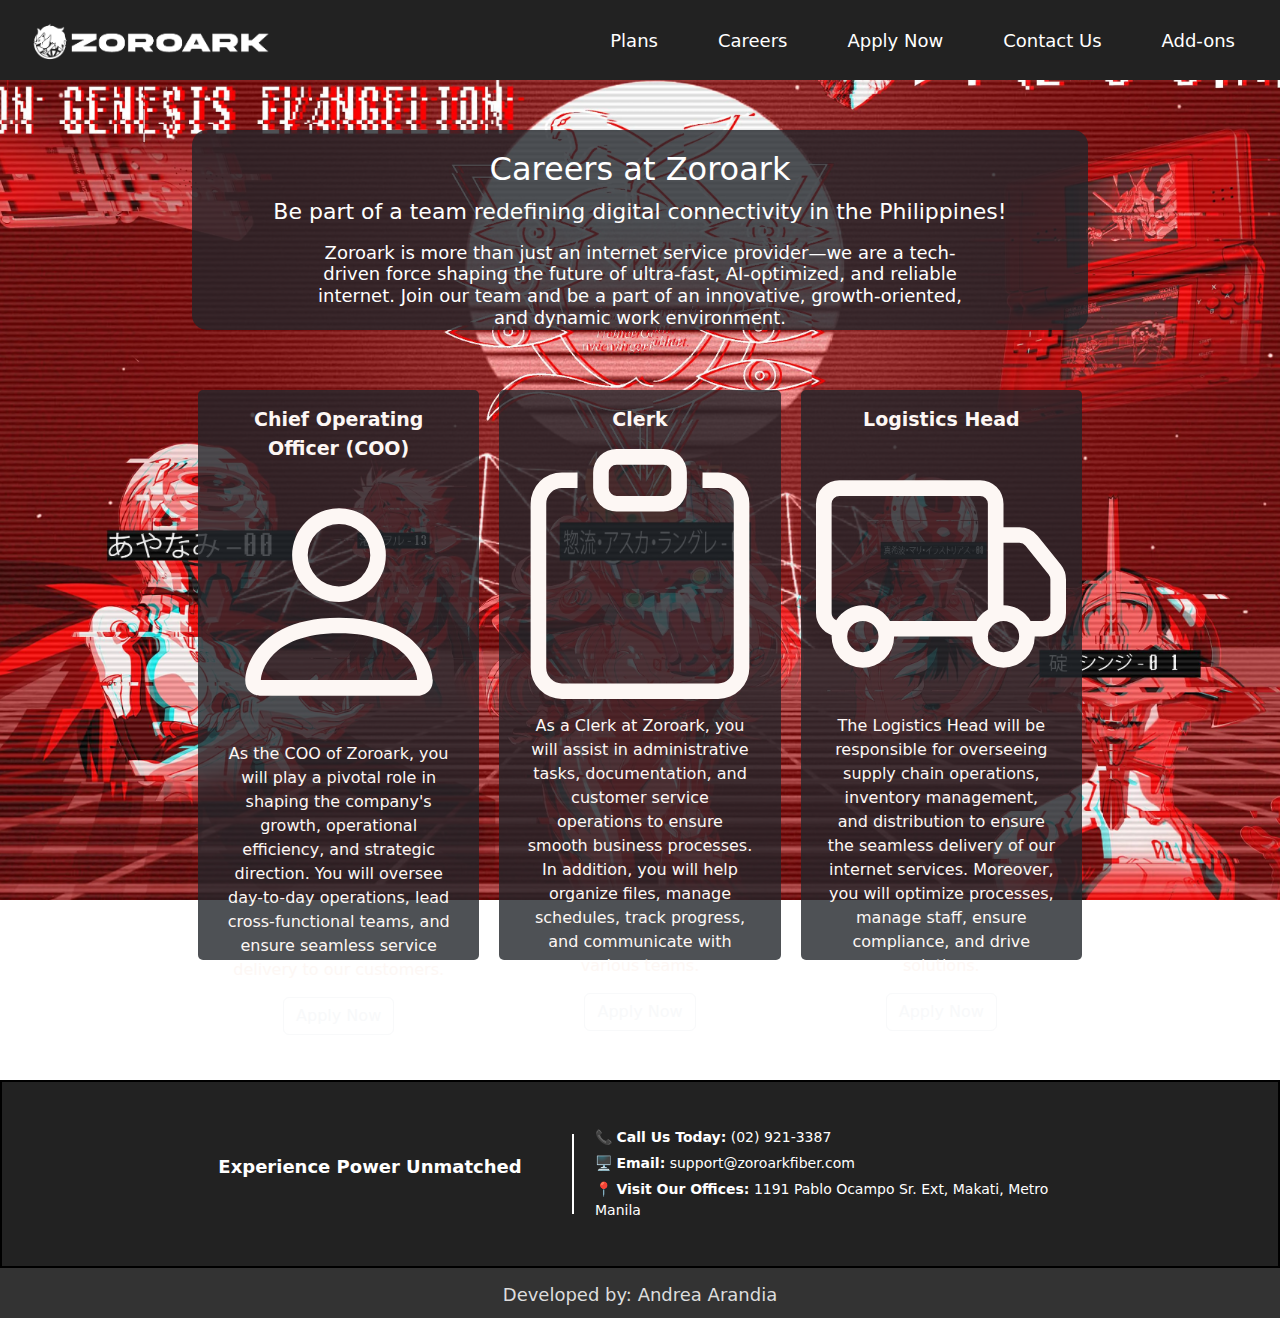
<file: careers.html>
<!DOCTYPE html>
<html lang="en">
<head>
    <meta charset="UTF-8">
    <meta name="viewport" content="width=device-width, initial-scale=1.0">
    <title>Careers</title>
    <link href="https://cdn.jsdelivr.net/npm/bootstrap@5.3.3/dist/css/bootstrap.min.css" rel="stylesheet" integrity="sha384-QWTKZyjpPEjISv5WaRU9OFeRpok6YctnYmDr5pNlyT2bRjXh0JMhjY6hW+ALEwIH" crossorigin="anonymous">
    <script src="https://cdn.jsdelivr.net/npm/bootstrap@5.3.3/dist/js/bootstrap.bundle.min.js"></script>
    <link href="CareersImage/andrea.css" rel="stylesheet">
</head>
<body>

   <!-- Navigation Links -->
<nav class = "navbar">
    <div class="logo">
        <a href="index.html">
            <img src="LOGOIMAGE/logo.png" alt="Company Logo">
        </a>
    </div>
   <div class="nav-links">
    <a href="index.html#internet-plans" class="nav-item">Plans</a>

    <!-- Dropdown: Careers -->
    <div class="dropdown">
        <a href="#" class="nav-item">Careers</a>
        <div class="dropdown-content">
            <p>Find exciting job opportunities at ZoroArk.</p>
            <a href="careers.html" class="btn btn-primary">View Careers</a>
        </div>
    </div>

    <!-- Dropdown: Apply Now -->
    <div class="dropdown">
        <a href="#" class="nav-item">Apply Now</a>
        <div class="dropdown-content">
            <p>Start your application process now.</p>
            <a href="applynow.html" class="btn btn-primary">Apply Here</a>
        </div>
    </div>

    <!-- Dropdown: Contact Us -->
    <div class="dropdown">
        <a href="#" class="nav-item">Contact Us</a>
        <div class="dropdown-content">
            <p>Need help? Get in touch with us.</p>
            <a href="contactus.html" class="btn btn-primary">Contact Support</a>
        </div>
    </div>

    <!-- Dropdown: Add-ons -->
    <div class="dropdown">
        <a href="#" class="nav-item">Add-ons</a>
        <div class="dropdown-content">
            <p>Enhance your internet experience with our add-ons.</p>
            <a href="addons.html" class="btn btn-primary">View Add-ons</a>
        </div>
    </div>
</div>
</nav>

    <!-- Hero Section -->
    <div class="hero">
        <div class="inner">
        <h2>Careers at Zoroark</h2>
        <h3>Be part of a team redefining digital connectivity in the Philippines!</h3>
        <h4>Zoroark is more than just an internet service provider—we are a tech-driven force shaping the future of ultra-fast, AI-optimized, and reliable internet. Join our team and be a part of an innovative, growth-oriented, and dynamic work environment.</h4>
        </div>
    </div>

    <div id="parallaxBody"> 
        <div class = "row">
            <div class = "columnParallaxLeft"> </div>

            <div class="column">
               <div class="row">
                <div class = "career">
                    <p><b>Chief Operating Officer (COO)</b></p>
                    <div class="d-flex justify-content-center align-items-center">
                        <svg xmlns="http://www.w3.org/2000/svg" width="250px" height="250px" fill="currentColor" class="bi bi-person" viewBox="0 0 16 16">
                            <path d="M8 8a3 3 0 1 0 0-6 3 3 0 0 0 0 6m2-3a2 2 0 1 1-4 0 2 2 0 0 1 4 0m4 8c0 1-1 1-1 1H3s-1 0-1-1 1-4 6-4 6 3 6 4m-1-.004c-.001-.246-.154-.986-.832-1.664C11.516 10.68 10.289 10 8 10s-3.516.68-4.168 1.332c-.678.678-.83 1.418-.832 1.664z"/>
                          </svg>
                    </div>
                    <p>As the COO of Zoroark, you will play a pivotal role in shaping the company's growth, operational efficiency, and strategic direction. You will oversee day-to-day operations, lead cross-functional teams, and ensure seamless service delivery to our customers.</p>
                    <div class="d-flex justify-content-center align-items-center">
                        <button type="button" class="btn btn-outline-light" data-bs-toggle="modal" data-bs-target="#myModal1"> Apply Now</button>
                    </div>
                </div>
                <div class = "career">
                    <p><b>Clerk</b></p>
                    <div class="d-flex justify-content-center align-items-center">
                        <svg xmlns="http://www.w3.org/2000/svg" width="250px" height="250px" fill="currentColor" class="bi bi-clipboard" viewBox="0 0 16 16">
                            <path d="M4 1.5H3a2 2 0 0 0-2 2V14a2 2 0 0 0 2 2h10a2 2 0 0 0 2-2V3.5a2 2 0 0 0-2-2h-1v1h1a1 1 0 0 1 1 1V14a1 1 0 0 1-1 1H3a1 1 0 0 1-1-1V3.5a1 1 0 0 1 1-1h1z"/>
                            <path d="M9.5 1a.5.5 0 0 1 .5.5v1a.5.5 0 0 1-.5.5h-3a.5.5 0 0 1-.5-.5v-1a.5.5 0 0 1 .5-.5zm-3-1A1.5 1.5 0 0 0 5 1.5v1A1.5 1.5 0 0 0 6.5 4h3A1.5 1.5 0 0 0 11 2.5v-1A1.5 1.5 0 0 0 9.5 0z"/>
                          </svg>
                    </div>
                    <p>As a Clerk at Zoroark, you will assist in administrative tasks, documentation, and customer service operations to ensure smooth business processes. In addition, you will help organize files, manage schedules, track progress, and communicate with various teams.</p>
                    <div class="d-flex justify-content-center align-items-center">
                        <button type="button" class="btn btn-outline-light" data-bs-toggle="modal" data-bs-target="#myModal2"> Apply Now</button>
                    </div>
                </div>
                <div class = "career">
                    <p><b>Logistics Head</b></p>
                    <div class="d-flex justify-content-center align-items-center">
                        <svg xmlns="http://www.w3.org/2000/svg" width="250px" height="250px" fill="currentColor" class="bi bi-truck" viewBox="0 0 16 16">
                            <path d="M0 3.5A1.5 1.5 0 0 1 1.5 2h9A1.5 1.5 0 0 1 12 3.5V5h1.02a1.5 1.5 0 0 1 1.17.563l1.481 1.85a1.5 1.5 0 0 1 .329.938V10.5a1.5 1.5 0 0 1-1.5 1.5H14a2 2 0 1 1-4 0H5a2 2 0 1 1-3.998-.085A1.5 1.5 0 0 1 0 10.5zm1.294 7.456A2 2 0 0 1 4.732 11h5.536a2 2 0 0 1 .732-.732V3.5a.5.5 0 0 0-.5-.5h-9a.5.5 0 0 0-.5.5v7a.5.5 0 0 0 .294.456M12 10a2 2 0 0 1 1.732 1h.768a.5.5 0 0 0 .5-.5V8.35a.5.5 0 0 0-.11-.312l-1.48-1.85A.5.5 0 0 0 13.02 6H12zm-9 1a1 1 0 1 0 0 2 1 1 0 0 0 0-2m9 0a1 1 0 1 0 0 2 1 1 0 0 0 0-2"/>
                          </svg>
                    </div>
                    <p>The Logistics Head will be responsible for overseeing supply chain operations, inventory management, and distribution to ensure the seamless delivery of our internet services. Moreover, you will optimize processes, manage staff, ensure compliance, and drive solutions.</p>
                    <div class="d-flex justify-content-center align-items-center">
                    <button type="button" class="btn btn-outline-light" data-bs-toggle="modal" data-bs-target="#myModal3"> Apply Now</button>
                    </div>
                </div>

               </div>

            </div>

            <div class="columnParallaxRight"></div>
        </div>

        <!--MODAL FOR COO-->
        <div class="modal" id="myModal1" >
            <div class="modal-dialog modal-xl">
              <div class="modal-content">
          
                <!-- Modal Header -->
                <div class="modal-header bg-dark text-white">
                  <h1>Chief Operating Officer (COO)</h1>

                  <div class="dropdown-social ms-auto">
                    <div class="dropbtn-social">
                        <div class="bar1"></div>
                        <div class="bar2"></div>
                        <div class="bar3"></div>
                    </div>
                    <div class="dropdown-content-social">
                        <a href="mailto:zoroarkenterprise@gmail.com">
                            <svg xmlns="http://www.w3.org/2000/svg" width="16" height="16" fill="currentColor" class="bi bi-envelope" viewBox="0 0 16 16">
                                <path d="M0 4a2 2 0 0 1 2-2h12a2 2 0 0 1 2 2v8a2 2 0 0 1-2 2H2a2 2 0 0 1-2-2zm2-1a1 1 0 0 0-1 1v.217l7 4.2 7-4.2V4a1 1 0 0 0-1-1zm13 2.383-4.708 2.825L15 11.105zm-.034 6.876-5.64-3.471L8 9.583l-1.326-.795-5.64 3.47A1 1 0 0 0 2 13h12a1 1 0 0 0 .966-.741M1 11.105l4.708-2.897L1 5.383z"/>
                            </svg>
                            Email
                        </a>
                        <a href="https://www.facebook.com">
                            <svg xmlns="http://www.w3.org/2000/svg" width="16" height="16" fill="currentColor" class="bi bi-facebook" viewBox="0 0 16 16">
                                <path d="M16 8.049c0-4.446-3.582-8.05-8-8.05C3.58 0-.002 3.603-.002 8.05c0 4.017 2.926 7.347 6.75 7.951v-5.625h-2.03V8.05H6.75V6.275c0-2.017 1.195-3.131 3.022-3.131.876 0 1.791.157 1.791.157v1.98h-1.009c-.993 0-1.303.621-1.303 1.258v1.51h2.218l-.354 2.326H9.25V16c3.824-.604 6.75-3.934 6.75-7.951"/>
                            </svg>
                            Facebook
                        </a>
                        <a href="https://www.twitter.com">
                            <svg xmlns="http://www.w3.org/2000/svg" width="16" height="16" fill="currentColor" class="bi bi-twitter" viewBox="0 0 16 16">
                                <path d="M5.026 15c6.038 0 9.341-5.003 9.341-9.334q.002-.211-.006-.422A6.7 6.7 0 0 0 16 3.542a6.7 6.7 0 0 1-1.889.518 3.3 3.3 0 0 0 1.447-1.817 6.5 6.5 0 0 1-2.087.793A3.286 3.286 0 0 0 7.875 6.03a9.32 9.32 0 0 1-6.767-3.429 3.29 3.29 0 0 0 1.018 4.382A3.3 3.3 0 0 1 .64 6.575v.045a3.29 3.29 0 0 0 2.632 3.218 3.2 3.2 0 0 1-.865.115 3 3 0 0 1-.614-.057 3.28 3.28 0 0 0 3.067 2.277A6.6 6.6 0 0 1 .78 13.58a6 6 0 0 1-.78-.045A9.34 9.34 0 0 0 5.026 15"/>
                            </svg>
                            Twitter
                        </a>
                        <a href="https://www.linkedin.com">
                            <svg xmlns="http://www.w3.org/2000/svg" width="16" height="16" fill="currentColor" class="bi bi-linkedin" viewBox="0 0 16 16">
                                <path d="M0 1.146C0 .513.526 0 1.175 0h13.65C15.474 0 16 .513 16 1.146v13.708c0 .633-.526 1.146-1.175 1.146H1.175C.526 16 0 15.487 0 14.854zm4.943 12.248V6.169H2.542v7.225zm-1.2-8.212c.837 0 1.358-.554 1.358-1.248-.015-.709-.52-1.248-1.342-1.248S2.4 3.226 2.4 3.934c0 .694.521 1.248 1.327 1.248zm4.908 8.212V9.359c0-.216.016-.432.08-.586.173-.431.568-.878 1.232-.878.869 0 1.216.662 1.216 1.634v3.865h2.401V9.25c0-2.22-1.184-3.252-2.764-3.252-1.274 0-1.845.7-2.165 1.193v.025h-.016l.016-.025V6.169h-2.4c.03.678 0 7.225 0 7.225z"/>
                            </svg>
                            LinkedIn
                        </a>
                      </div>
                  </div>
       
                </div>
          
                <!-- Modal body-->
                <div class="modal-body bg-dark text-white modal-content-image">
                    <img src="CareersImage/COO.webp" alt="Chief Operations Officer">
                
                  <p> <b>Location</b>: Head Office | <b>Full-time</b></p>
                  
                  <p><b>Job Description:</b></p>
                  <p>As the <b>COO of Zoroark</b>, you will play a pivotal role in shaping the company's growth, operational efficiency, and strategic direction. You will oversee day-to-day operations, lead cross-functional teams, and <b>ensure seamless service delivery</b> to our customers.</p>
                  <p><b>Key Responsibilities:</b></p>
                  <ul>
                    <li>Oversee <b>company operations</b>, <b>service performance</b>, and <b>customer satisfaction</b></li>
                    <li>Develop and implement strategies for <b>network expansion</b>, <b>business growth</b>, and <b>operational excellence</b></li>
                    <li>Collaborate with the CEO and executive team on high-level decision-making</li>
                    <li>Manage company resources, budgets, and optimize overall efficiency</li>
                    <li>Ensure <b>compliance with industry regulations</b> and implement best practices</li>
                  </ul>
                  <p><b>Qualifications:</b></p>
                  <ul>
                    <li> Bachelor's Degree in Business Administration, Management, or a related field (MBA preferred)</li>
                    <li> Minimum <b>10 years of experience in executive leadership roles</b> (preferably in telecom, tech, or ISP industries)</li>
                    <li>Strong leadership, strategic thinking, and problem-solving skills</li>
                    <li> Experience in <b>network operations, infrastructure planning, and customer service management</b> is a plus</li>
                  </ul>
                  <p><b>Benefits:</b></p>
                  <ul>
                    <li>Competitive executive salary package + performance-based incentives</li>
                    <li>Comprehensive health and wellness benefits</li>
                    <li>Stock options & leadership development programs</li>
                    <li>Opportunity to <b>lead and shape the future of digital connectivity</b> in the Philippines</li>
                  </ul>

                  <p><b>Upload your CV (either word document or pdf) below!</b></p>
                </div>
          
                <!-- Modal footer -->
                <div class="modal-footer bg-dark text-white d-flex justify-content-start">
                    <form class="d-flex" action="mailto:andyloveswaffles123@gmail.com">
                        <input type="file" id="myFile" name="filename" accept = ".pdf, .docx" class="form-control me-2">
                        <input type="submit" class="btn btn-light">
                    </form>
                    <button type="button" class="btn btn-danger ms-auto" data-bs-dismiss="modal">Close</button>
                </div>
          
              </div>
            </div>
          </div>

         

        <!--MODAL FOR Clerk-->
        <div class="modal" id="myModal2" >
            <div class="modal-dialog modal-xl">
              <div class="modal-content">
          
                <!-- Modal Header -->
                <div class="modal-header bg-dark text-white">
                  <h1>Clerk</h1>

                  <div class="dropdown-social ms-auto">
                    <div class="dropbtn-social">
                        <div class="bar1"></div>
                        <div class="bar2"></div>
                        <div class="bar3"></div>
                    </div>
                    <div class="dropdown-content-social">
                        <a href="mailto:zoroarkenterprise@gmail.com">
                            <svg xmlns="http://www.w3.org/2000/svg" width="16" height="16" fill="currentColor" class="bi bi-envelope" viewBox="0 0 16 16">
                                <path d="M0 4a2 2 0 0 1 2-2h12a2 2 0 0 1 2 2v8a2 2 0 0 1-2 2H2a2 2 0 0 1-2-2zm2-1a1 1 0 0 0-1 1v.217l7 4.2 7-4.2V4a1 1 0 0 0-1-1zm13 2.383-4.708 2.825L15 11.105zm-.034 6.876-5.64-3.471L8 9.583l-1.326-.795-5.64 3.47A1 1 0 0 0 2 13h12a1 1 0 0 0 .966-.741M1 11.105l4.708-2.897L1 5.383z"/>
                            </svg>
                            Email
                        </a>
                        <a href="https://www.facebook.com">
                            <svg xmlns="http://www.w3.org/2000/svg" width="16" height="16" fill="currentColor" class="bi bi-facebook" viewBox="0 0 16 16">
                                <path d="M16 8.049c0-4.446-3.582-8.05-8-8.05C3.58 0-.002 3.603-.002 8.05c0 4.017 2.926 7.347 6.75 7.951v-5.625h-2.03V8.05H6.75V6.275c0-2.017 1.195-3.131 3.022-3.131.876 0 1.791.157 1.791.157v1.98h-1.009c-.993 0-1.303.621-1.303 1.258v1.51h2.218l-.354 2.326H9.25V16c3.824-.604 6.75-3.934 6.75-7.951"/>
                            </svg>
                            Facebook
                        </a>
                        <a href="https://www.twitter.com">
                            <svg xmlns="http://www.w3.org/2000/svg" width="16" height="16" fill="currentColor" class="bi bi-twitter" viewBox="0 0 16 16">
                                <path d="M5.026 15c6.038 0 9.341-5.003 9.341-9.334q.002-.211-.006-.422A6.7 6.7 0 0 0 16 3.542a6.7 6.7 0 0 1-1.889.518 3.3 3.3 0 0 0 1.447-1.817 6.5 6.5 0 0 1-2.087.793A3.286 3.286 0 0 0 7.875 6.03a9.32 9.32 0 0 1-6.767-3.429 3.29 3.29 0 0 0 1.018 4.382A3.3 3.3 0 0 1 .64 6.575v.045a3.29 3.29 0 0 0 2.632 3.218 3.2 3.2 0 0 1-.865.115 3 3 0 0 1-.614-.057 3.28 3.28 0 0 0 3.067 2.277A6.6 6.6 0 0 1 .78 13.58a6 6 0 0 1-.78-.045A9.34 9.34 0 0 0 5.026 15"/>
                            </svg>
                            Twitter
                        </a>
                        <a href="https://www.linkedin.com">
                            <svg xmlns="http://www.w3.org/2000/svg" width="16" height="16" fill="currentColor" class="bi bi-linkedin" viewBox="0 0 16 16">
                                <path d="M0 1.146C0 .513.526 0 1.175 0h13.65C15.474 0 16 .513 16 1.146v13.708c0 .633-.526 1.146-1.175 1.146H1.175C.526 16 0 15.487 0 14.854zm4.943 12.248V6.169H2.542v7.225zm-1.2-8.212c.837 0 1.358-.554 1.358-1.248-.015-.709-.52-1.248-1.342-1.248S2.4 3.226 2.4 3.934c0 .694.521 1.248 1.327 1.248zm4.908 8.212V9.359c0-.216.016-.432.08-.586.173-.431.568-.878 1.232-.878.869 0 1.216.662 1.216 1.634v3.865h2.401V9.25c0-2.22-1.184-3.252-2.764-3.252-1.274 0-1.845.7-2.165 1.193v.025h-.016l.016-.025V6.169h-2.4c.03.678 0 7.225 0 7.225z"/>
                            </svg>
                            LinkedIn
                        </a>
                      </div>
                  </div>
       
                </div>
          
                <!-- Modal body-->
                <div class="modal-body bg-dark text-white modal-content-image">
                <img src="CareersImage/Clerk.avif" alt="Clerk">
                  <p> <b>Location</b>: Multiple Branches | <b>Full-time</b></p>
                  
                  <p><b>Job Description:</b></p>
                  <p>As a <b>Clerk at Zoroark</b>, you will assist in administrative tasks, documentation, and customer service operations to ensure <b>smooth business processes</b>.</p>
                  <p><b>Key Responsibilities:</b></p>
                  <ul>
                    <li>Handle <b>data entry, record-keeping, and documentation</b></li>
                    <li>Assist in customer inquiries and basic support tasks</li>
                    <li>Organize files, reports, and internal communication</li>
                    <li>Coordinate with different departments for smooth workflow</li>
                  </ul>
                  <p><b>Qualifications:</b></p>
                  <ul>
                    <li>  At least <b>a high school diploma or associate degree</b></li>
                    <li> Experience in administrative roles is a plus but <b>not required</b></li>
                    <li> Proficiency in <b>Microsoft Office (Word, Excel, PowerPoint)</b></li>
                    <li> Strong organizational and communication skills</li>
                  </ul>
                  <p><b>Benefits:</b></p>
                  <ul>
                    <li> Competitive salary</li>
                    <li> Health benefits & government-mandated contributions</li>
                    <li> Training and development opportunities</li>
                    <li> Career growth opportunities in a <b>fast-growing ISP company</b></li>
                  </ul>

                  <p><b>Upload your CV (either word document or pdf) below!</b></p>
                </div>
          
                <!-- Modal footer -->
                <div class="modal-footer bg-dark text-white d-flex justify-content-start">
                    <form class="d-flex" action="mailto:andyloveswaffles123@gmail.com">
                        <input type="file" id="myFile" name="filename" accept = ".pdf, .docx" class="form-control me-2">
                        <input type="submit" class="btn btn-light">
                    </form>
                    <button type="button" class="btn btn-danger ms-auto" data-bs-dismiss="modal">Close</button>
                </div>
          
              </div>
            </div>
          </div>


          <!--MODAL FOR Logistics Head-->
          <div class="modal" id="myModal3" >
            <div class="modal-dialog modal-xl">
              <div class="modal-content">
          
                <!-- Modal Header -->
                <div class="modal-header bg-dark text-white">
                  <h1>Logistics Head</h1>

                  <div class="dropdown-social ms-auto">
                    <div class="dropbtn-social">
                        <div class="bar1"></div>
                        <div class="bar2"></div>
                        <div class="bar3"></div>
                    </div>
                    <div class="dropdown-content-social">
                        <a href="mailto:zoroarkenterprise@gmail.com">
                            <svg xmlns="http://www.w3.org/2000/svg" width="16" height="16" fill="currentColor" class="bi bi-envelope" viewBox="0 0 16 16">
                                <path d="M0 4a2 2 0 0 1 2-2h12a2 2 0 0 1 2 2v8a2 2 0 0 1-2 2H2a2 2 0 0 1-2-2zm2-1a1 1 0 0 0-1 1v.217l7 4.2 7-4.2V4a1 1 0 0 0-1-1zm13 2.383-4.708 2.825L15 11.105zm-.034 6.876-5.64-3.471L8 9.583l-1.326-.795-5.64 3.47A1 1 0 0 0 2 13h12a1 1 0 0 0 .966-.741M1 11.105l4.708-2.897L1 5.383z"/>
                            </svg>
                            Email
                        </a>
                        <a href="https://www.facebook.com">
                            <svg xmlns="http://www.w3.org/2000/svg" width="16" height="16" fill="currentColor" class="bi bi-facebook" viewBox="0 0 16 16">
                                <path d="M16 8.049c0-4.446-3.582-8.05-8-8.05C3.58 0-.002 3.603-.002 8.05c0 4.017 2.926 7.347 6.75 7.951v-5.625h-2.03V8.05H6.75V6.275c0-2.017 1.195-3.131 3.022-3.131.876 0 1.791.157 1.791.157v1.98h-1.009c-.993 0-1.303.621-1.303 1.258v1.51h2.218l-.354 2.326H9.25V16c3.824-.604 6.75-3.934 6.75-7.951"/>
                            </svg>
                            Facebook
                        </a>
                        <a href="https://www.twitter.com">
                            <svg xmlns="http://www.w3.org/2000/svg" width="16" height="16" fill="currentColor" class="bi bi-twitter" viewBox="0 0 16 16">
                                <path d="M5.026 15c6.038 0 9.341-5.003 9.341-9.334q.002-.211-.006-.422A6.7 6.7 0 0 0 16 3.542a6.7 6.7 0 0 1-1.889.518 3.3 3.3 0 0 0 1.447-1.817 6.5 6.5 0 0 1-2.087.793A3.286 3.286 0 0 0 7.875 6.03a9.32 9.32 0 0 1-6.767-3.429 3.29 3.29 0 0 0 1.018 4.382A3.3 3.3 0 0 1 .64 6.575v.045a3.29 3.29 0 0 0 2.632 3.218 3.2 3.2 0 0 1-.865.115 3 3 0 0 1-.614-.057 3.28 3.28 0 0 0 3.067 2.277A6.6 6.6 0 0 1 .78 13.58a6 6 0 0 1-.78-.045A9.34 9.34 0 0 0 5.026 15"/>
                            </svg>
                            Twitter
                        </a>
                        <a href="https://www.linkedin.com">
                            <svg xmlns="http://www.w3.org/2000/svg" width="16" height="16" fill="currentColor" class="bi bi-linkedin" viewBox="0 0 16 16">
                                <path d="M0 1.146C0 .513.526 0 1.175 0h13.65C15.474 0 16 .513 16 1.146v13.708c0 .633-.526 1.146-1.175 1.146H1.175C.526 16 0 15.487 0 14.854zm4.943 12.248V6.169H2.542v7.225zm-1.2-8.212c.837 0 1.358-.554 1.358-1.248-.015-.709-.52-1.248-1.342-1.248S2.4 3.226 2.4 3.934c0 .694.521 1.248 1.327 1.248zm4.908 8.212V9.359c0-.216.016-.432.08-.586.173-.431.568-.878 1.232-.878.869 0 1.216.662 1.216 1.634v3.865h2.401V9.25c0-2.22-1.184-3.252-2.764-3.252-1.274 0-1.845.7-2.165 1.193v.025h-.016l.016-.025V6.169h-2.4c.03.678 0 7.225 0 7.225z"/>
                            </svg>
                            LinkedIn
                        </a>
                      </div>
                  </div>
       
                </div>
          
                <!-- Modal body-->
                <div class="modal-body bg-dark text-white modal-content-image">
                <img src="CareersImage/LogisticsHead.jpg" alt="Logistics Head">
                  <p> <b>Location</b>: Warehouse Hub | <b>Full-time</b></p>
                  
                  <p><b>Job Description:</b></p>
                  <p>The <b>Logistics Head</b> will be responsible for overseeing <b>supply chain operations, inventory management, and distribution</b> to ensure the seamless delivery of our internet services.</p>
                  <p><b>Key Responsibilities:</b></p>
                  <ul>
                    <li>Manage <b>warehouse operations, inventory control, and procurement processes</b></li>
                    <li>Develop strategies for <b>cost-efficient logistics and faster service deployment</b></li>
                    <li>Coordinate with suppliers, network teams, and service technicians</li>
                    <li>Monitor delivery schedules, transportation routes, and supply chain efficiency</li>
                    <li>Implement <b>AI-driven logistics</b> for real-time tracking and predictive demand planning</li>
                  </ul>
                  <p><b>Qualifications:</b></p>
                  <ul>
                    <li> Bachelor's Degree in <b>Logistics, Supply Chain Management, or Business Administration </b></li>
                    <li> Minimum <b>5 years of experience in logistics or supply chain operations</b></li>
                    <li> Strong leadership and organizational skills</li>
                    <li> Knowledge of <b>logistics software, warehouse management, and distribution strategies</b></li>
                  </ul>
                  <p><b>Benefits:</b></p>
                  <ul>
                    <li> Competitive salary + performance-based bonuses</li>
                    <li> Travel & operational allowances</li>
                    <li> Health benefits & wellness programs</li>
                    <li> Career advancement opportunities in a high-tech industry</li>
                  </ul>

                  <p><b>Upload your CV (either word document or pdf) below!</b></p>
                </div>
          
                <!-- Modal footer -->
                <div class="modal-footer bg-dark text-white d-flex justify-content-start">
                    <form class="d-flex" action="mailto:andyloveswaffles123@gmail.com">
                        <input type="file" id="myFile" name="filename" accept = ".pdf, .docx" class="form-control me-2">
                        <input type="submit" class="btn btn-light">
                    </form>
                    <button type="button" class="btn btn-danger ms-auto" data-bs-dismiss="modal">Close</button>
                </div>
          
              </div>
            </div>
          </div> 
          
       <!-- Footer -->
       <link href="footer.css" rel="stylesheet">
       <footer class="footer">
           <div class="footer-container">
               <!-- Left Side -->
               <div class="footer-left">
                   <p>Experience Power Unmatched</p>
               </div>
       
               <div class="footer-divider"></div>
       
               <!-- Right Side -->
               <div class="footer-right">
                   <p>📞 <strong>Call Us Today:</strong> (02) 921-3387</p>
                   <p>🖥️ <strong>Email:</strong> support@zoroarkfiber.com</p>
                   <p>📍 <strong>Visit Our Offices:</strong> 1191 Pablo Ocampo Sr. Ext, Makati, Metro Manila</p>
               </div>
           </div>
           
           
       </footer>

    <footer class="developer">
        <p>Developed by: Andrea Arandia</p>
    </footer>


        <script>
            document.addEventListener('wheel', function(event) {
                if (event.ctrlKey) {
                    event.preventDefault(); // Stops zooming with Ctrl + Mouse Wheel
                }
            }, { passive: false });
    
            //this mf iz for the plus and minus
            document.addEventListener('keydown', function(event) {
            if (event.ctrlKey && (event.key === '=' || event.key === '-' || event.key === '0')) {
                event.preventDefault(); 
            }
            });
    
            //for mobile
            document.addEventListener('touchmove', function(event) {
            if (event.scale !== undefined && event.scale !== 1) {
                event.preventDefault(); 
            }
            }, { passive: false });
    
            let lastTouchEnd = 0;
            document.addEventListener('touchend', function(event) {
            let now = (new Date()).getTime();
            if (now - lastTouchEnd <= 300) {
                event.preventDefault(); 
            }
            lastTouchEnd = now;
            }, false);
    
        </script>

</body>
</html>
</file>
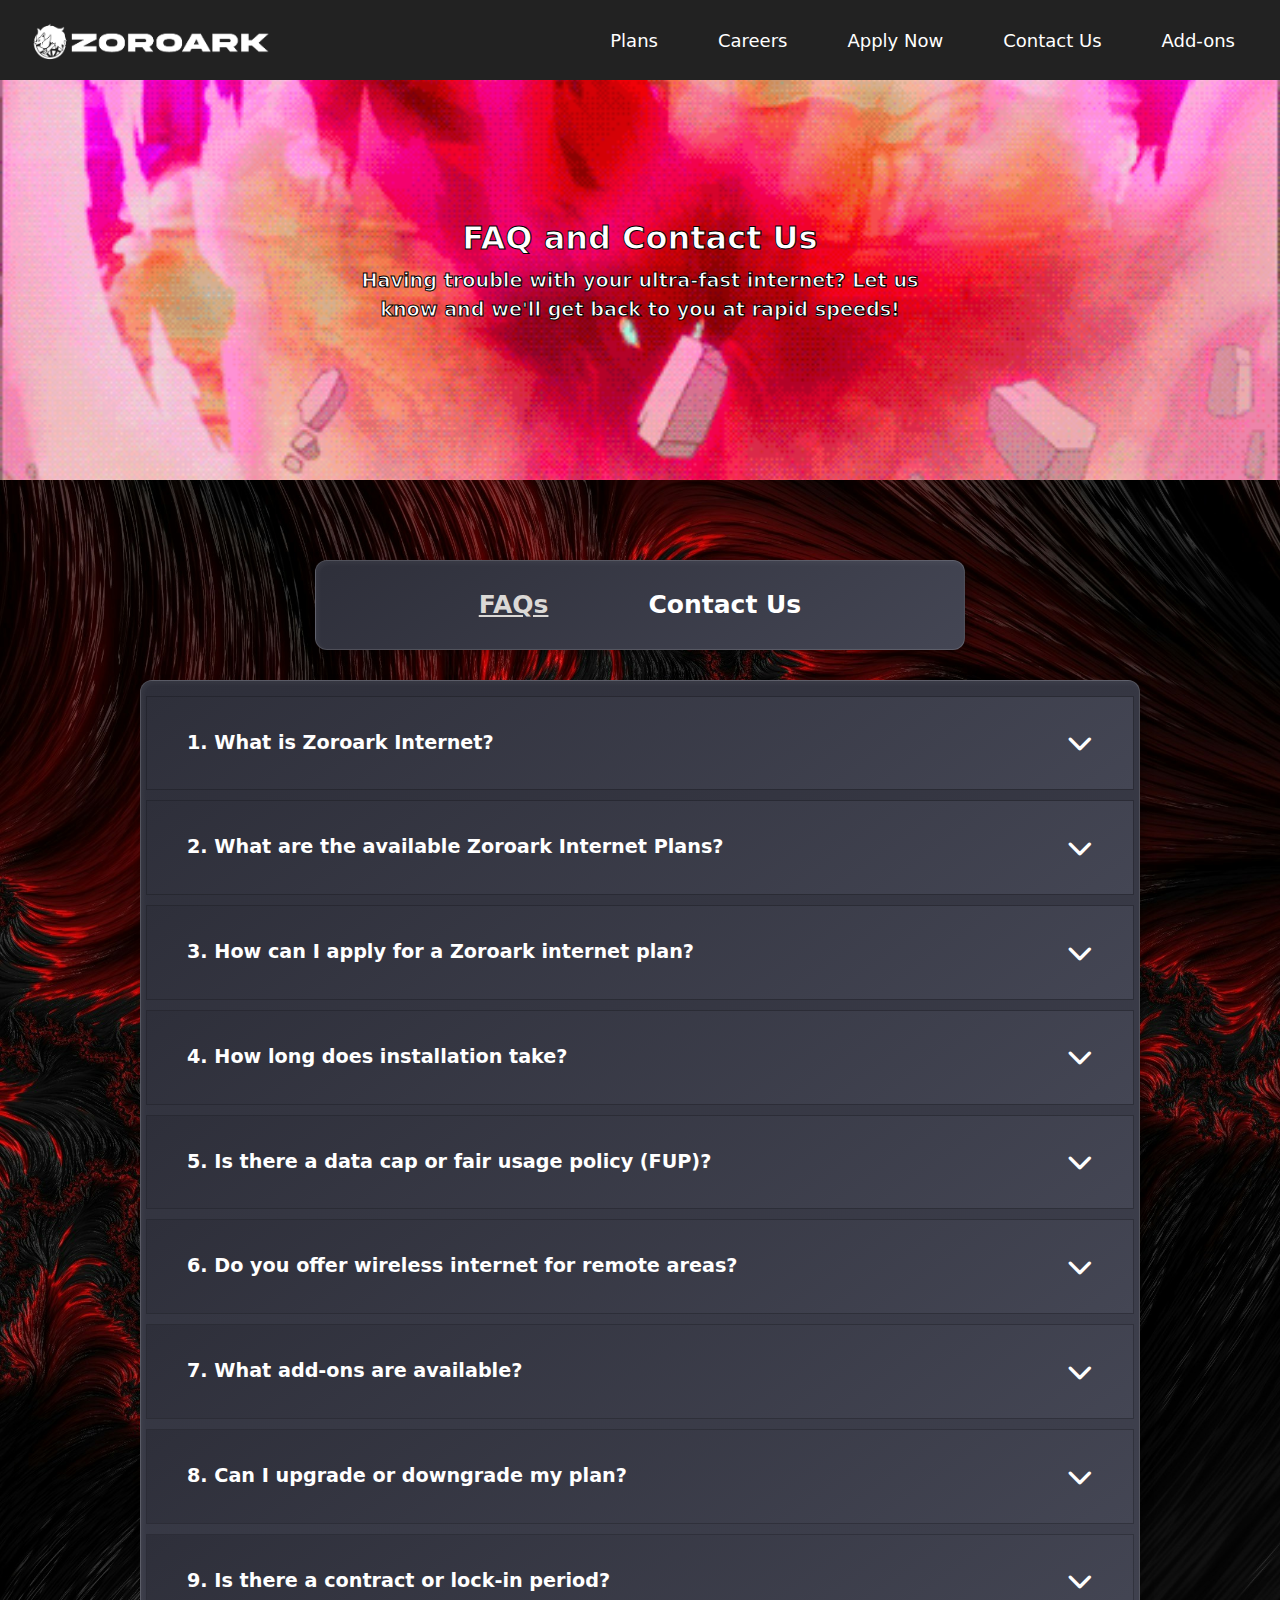
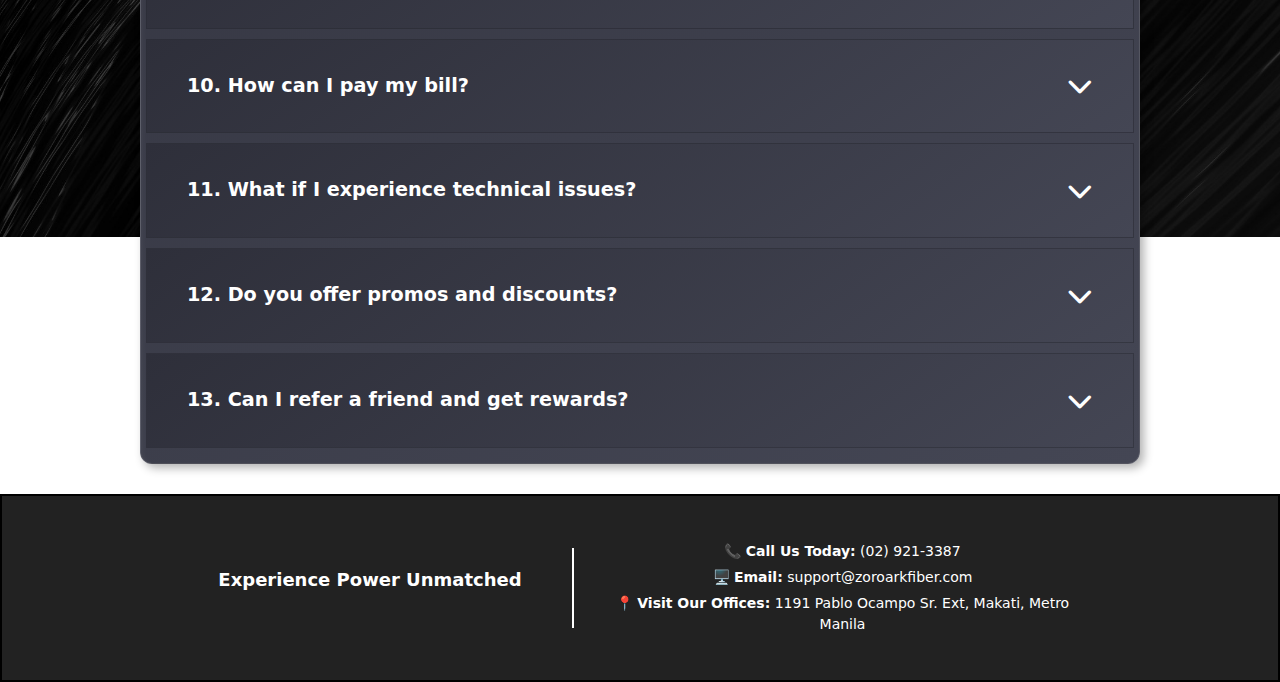
<file: contactus.html>
<!DOCTYPE html>
<html lang="en">
<head>
    <meta charset="UTF-8">
    <meta name="viewport" content="width=device-width, initial-scale=1.0">
    <title>CONTACT US</title>
    
    <!--this the bootstrap link wag nyo na galawin to, naka CDN na siya so no need to download locally-->
    <link href="https://cdn.jsdelivr.net/npm/bootstrap@5.3.3/dist/css/bootstrap.min.css" rel="stylesheet" integrity="sha384-QWTKZyjpPEjISv5WaRU9OFeRpok6YctnYmDr5pNlyT2bRjXh0JMhjY6hW+ALEwIH" crossorigin="anonymous">
    <link href="ContactUsImage/contactus.css" rel="stylesheet">
	<!--this is for the drop down menu-->
	<link rel="stylesheet" href="https://cdnjs.cloudflare.com/ajax/libs/font-awesome/6.7.2/css/all.min.css" integrity="sha512-Evv84Mr4kqVGRNSgIGL/F/aIDqQb7xQ2vcrdIwxfjThSH8CSR7PBEakCr51Ck+w+/U6swU2Im1vVX0SVk9ABhg==" crossorigin="anonymous" referrerpolicy="no-referrer">
  <script src = "script.js"></script>
</head>
<body>

   <!-- Navigation Links -->
<nav class = "navbar">
    <div class="logo">
        <a href="index.html">
            <img src="LOGOIMAGE/logo.png" alt="Company Logo">
        </a>
    </div>
   <div class="nav-links">
    <a href="index.html#internet-plans" class="nav-item">Plans</a>

    <!-- Dropdown: Careers -->
    <div class="dropdown">
        <a href="#" class="nav-item">Careers</a>
        <div class="dropdown-content">
            <p>Find exciting job opportunities at ZoroArk.</p>
            <a href="careers.html" class="btn btn-primary">View Careers</a>
        </div>
    </div>

    <!-- Dropdown: Apply Now -->
    <div class="dropdown">
        <a href="#" class="nav-item">Apply Now</a>
        <div class="dropdown-content">
            <p>Start your application process now.</p>
            <a href="applynow.html" class="btn btn-primary">Apply Here</a>
        </div>
    </div>

    <!-- Dropdown: Contact Us -->
    <div class="dropdown">
        <a href="#" class="nav-item">Contact Us</a>
        <div class="dropdown-content">
            <p>Need help? Get in touch with us.</p>
            <a href="contactus.html" class="btn btn-primary">Contact Support</a>
        </div>
    </div>

    <!-- Dropdown: Add-ons -->
    <div class="dropdown">
        <a href="#" class="nav-item">Add-ons</a>
        <div class="dropdown-content">
            <p>Enhance your internet experience with our add-ons.</p>
            <a href="addons.html" class="btn btn-primary">View Add-ons</a>
        </div>
    </div>
</div>
</nav>

    <!-- Hero Section -->
    <div class="hero">
		<div class="hero-text">
        <h1>FAQ and Contact Us</h1>
        <p>Having trouble with your ultra-fast internet? Let us know and we'll get back to you at rapid speeds!</p>
		</div>
	</div>
	
	
	<div class="parallax">
	<div class="container menu">
		<div class="menu">
			<a href="contactus.html" class="tab current">FAQs</a>
			<a href="contactus2.html" class="tab">Contact Us</a>
		</div>
	</div>
	
	<div class="container">
	<div class="faq">
        <button class="accordion">
          1. What is Zoroark Internet?
          <i class="fa-solid fa-chevron-down"></i>
        </button>
        <div class="panel">
          <p>
            Zoroark is a next-generation internet service provider offering ultra-fast, reliable, and 
			unlimited internet through fiber-optic and satellite technology. Whether for home, gaming, 
			business, or remote locations, we ensure <b>Power Unmatched</b> connectivity.
          </p>
        </div>
    </div>
	
	<div class="faq">
        <button class="accordion">
          2. What are the available Zoroark Internet Plans?
          <i class="fa-solid fa-chevron-down"></i>
        </button>
        <div class="panel">
          <p>
            We offer flexible and high-speed plans tailored for different needs: <br>
			🔹 <b>ZoroLite</b> – 100 Mbps | ₱999/month (Browsing & Social Media) <br>
			🔹 <b>ZoroStream</b> – 500 Mbps | ₱1,799/month (Streaming & Remote Work) <br>
			🔹 <b>ZoroPro</b> – 1 Gbps | ₱2,999/month (Gaming & Heavy Users) <br>
			🔹 <b>ZoroAir Lite</b> – 150 Mbps | ₱1,299/month (Satellite for Remote Areas) <br>
			🔹 <b>ZoroAir Max</b> – 300 Mbps | ₱2,499/month (Low Latency for Work & Business) <br>
			🔹 <b>Enterprise Fiber</b> – Up to 10 Gbps (Business Solutions) <br>
          </p>
        </div>
    </div>
	
	<div class="faq">
        <button class="accordion">
          3. How can I apply for a Zoroark internet plan?
          <i class="fa-solid fa-chevron-down"></i>
        </button>
        <div class="panel">
          <p>
            You can apply online, call us, or visit our branches: <br>
			📞 <b>Call us:</b> (XXX) XXX-XXXX <br>
			💻 <b>Apply online:</b> www.zoroarkfiber.com/apply <br>
			📍 <b>Visit a Zoroark branch near you</b>
          </p>
        </div>
    </div>
	
	<div class="faq">
        <button class="accordion">
          4. How long does installation take?
          <i class="fa-solid fa-chevron-down"></i>
        </button>
        <div class="panel">
          <p>
            Standard installations typically take <b>3-5 business days</b> upon application approval. 
			Delays may occur depending on location and infrastructure availability.
          </p>
        </div>
    </div>
	
	<div class="faq">
        <button class="accordion">
          5. Is there a data cap or fair usage policy (FUP)?
          <i class="fa-solid fa-chevron-down"></i>
        </button>
        <div class="panel">
          <p>
           No! All our fiber internet plans come with <b>truly unlimited</b> data.
          </p>
        </div>
    </div>
	
	<div class="faq">
        <button class="accordion">
          6. Do you offer wireless internet for remote areas?
          <i class="fa-solid fa-chevron-down"></i>
        </button>
        <div class="panel">
          <p>
           Yes! Our <b>ZoroAir</b> plans provide <b>satellite-based</b> internet solutions, perfect 
		   for areas without fiber coverage.
          </p>
        </div>
    </div>
	
	<div class="faq">
        <button class="accordion">
          7. What add-ons are available?
          <i class="fa-solid fa-chevron-down"></i>
        </button>
        <div class="panel">
          <p>
           Enhance your experience with: <br>
			✅ WiFi Mesh System (₱799/month) – Whole-home coverage <br>
			✅ Game Optimizer Mode (₱499/month) – Lower latency for gaming <br>
			✅ Static IP Address (₱399/month) – Secure access for work & business <br>
			✅ Parental Controls (₱299/month) – Manage kids’ browsing activity <br>
			✅ Security+ (VPN & Firewall) (₱599/month) – AI-powered cybersecurity <br>
			✅ Entertainment Bundle (₱599/month) – Includes Netflix & Disney+
          </p>
        </div>
    </div>
	
	<div class="faq">
        <button class="accordion">
          8. Can I upgrade or downgrade my plan?
          <i class="fa-solid fa-chevron-down"></i>
        </button>
        <div class="panel">
          <p>
           Yes! You can <b>upgrade, downgrade, or modify</b> your plan anytime. Just contact our customer support.
          </p>
        </div>
    </div>
	
	<div class="faq">
        <button class="accordion">
          9. Is there a contract or lock-in period?
          <i class="fa-solid fa-chevron-down"></i>
        </button>
        <div class="panel">
          <p>
           No contract required! Enjoy flexible month-to-month billing with <b>no lock-in period</b>.
          </p>
        </div>
    </div>
	
	<div class="faq">
        <button class="accordion">
          10. How can I pay my bill?
          <i class="fa-solid fa-chevron-down"></i>
        </button>
        <div class="panel">
          <p>
           We accept multiple payment options: <br>
			💳 Credit/Debit Card (Visa, Mastercard)<br>
			🏦 Online Banking & E-Wallets (GCash, Maya)<br>
			🏪 Over-the-Counter (Bayad Center, 7-Eleven, SM Bills Payment)<br>
			🔄 Auto-Debit for hassle-free payments
          </p>
        </div>
    </div>
	
	<div class="faq">
        <button class="accordion">
          11. What if I experience technical issues?
          <i class="fa-solid fa-chevron-down"></i>
        </button>
        <div class="panel">
          <p>
           We provide 24/7 customer support through: <br>
			📞 <b>Hotline:</b> (XXX) XXX-XXXX <br>
			💬 <b>Live Chat:</b> Available on our website <br>
			📧 <b>Email:</b> support@zoroarkfiber.com <br>
          </p>
        </div>
    </div>
	
	<div class="faq">
        <button class="accordion">
          12. Do you offer promos and discounts?
          <i class="fa-solid fa-chevron-down"></i>
        </button>
        <div class="panel">
          <p>
           Yes! Check out our current promotions: <br>
			🎁 <b>FREE Installation</b> – Available for all plans <br>
			🚀 <b>1 Month FREE</b> – For the first 100 subscribers <br>
			💼 <b>Business Bundle Offer</b> – Free 3-month VPN security with Enterprise Fiber
          </p>
        </div>
    </div>
	
	<div class="faq">
        <button class="accordion">
          13. Can I refer a friend and get rewards?
          <i class="fa-solid fa-chevron-down"></i>
        </button>
        <div class="panel">
          <p>
           Absolutely! Join our <b>Referral Program</b> and earn bill discounts for every friend who signs up.
          </p>
        </div>
    </div>
	</div>
  <style>
  
    footer {
    width: 100%;
    background-color: #222; /* Adjust based on your design */
    color: white;
    text-align: center;
    padding: 0px;
    position: absolute;
  }
  </style>

  <link href="footer.css" rel="stylesheet">
  <footer class="footer">
    <div class="footer-container">
        <!-- Left Side -->
        <div class="footer-left">
            <p>Experience Power Unmatched</p>
        </div>

        <div class="footer-divider"></div>

        <!-- Right Side -->
        <div class="footer-right">
            <p>📞 <strong>Call Us Today:</strong> (02) 921-3387</p>
            <p>🖥️ <strong>Email:</strong> support@zoroarkfiber.com</p>
            <p>📍 <strong>Visit Our Offices:</strong> 1191 Pablo Ocampo Sr. Ext, Makati, Metro Manila</p>
        </div>
    </div>
</footer>





<!-- External CSS (should be in <head> or before </body>) -->
<link href="developer.css" rel="stylesheet">


	
	
	
	 <script>
		//get all accordions
		var acc = document.getElementsByClassName("accordion");
		var i;
		
		//do for each accordion in document
		for (i = 0; i < acc.length; i++) {
			//pag napindot na tsaka magoon
			acc[i].addEventListener("click", function () {
				this.classList.toggle("active");
		//select panel div
        var panel = this.nextElementSibling;
		
		//gets nyo na to
        if (panel.style.display === "block") {
			panel.style.display = "none";
        } else {
			panel.style.display = "block";
        }
        });
		}
    </script>

    
</body>
</html>
</file>
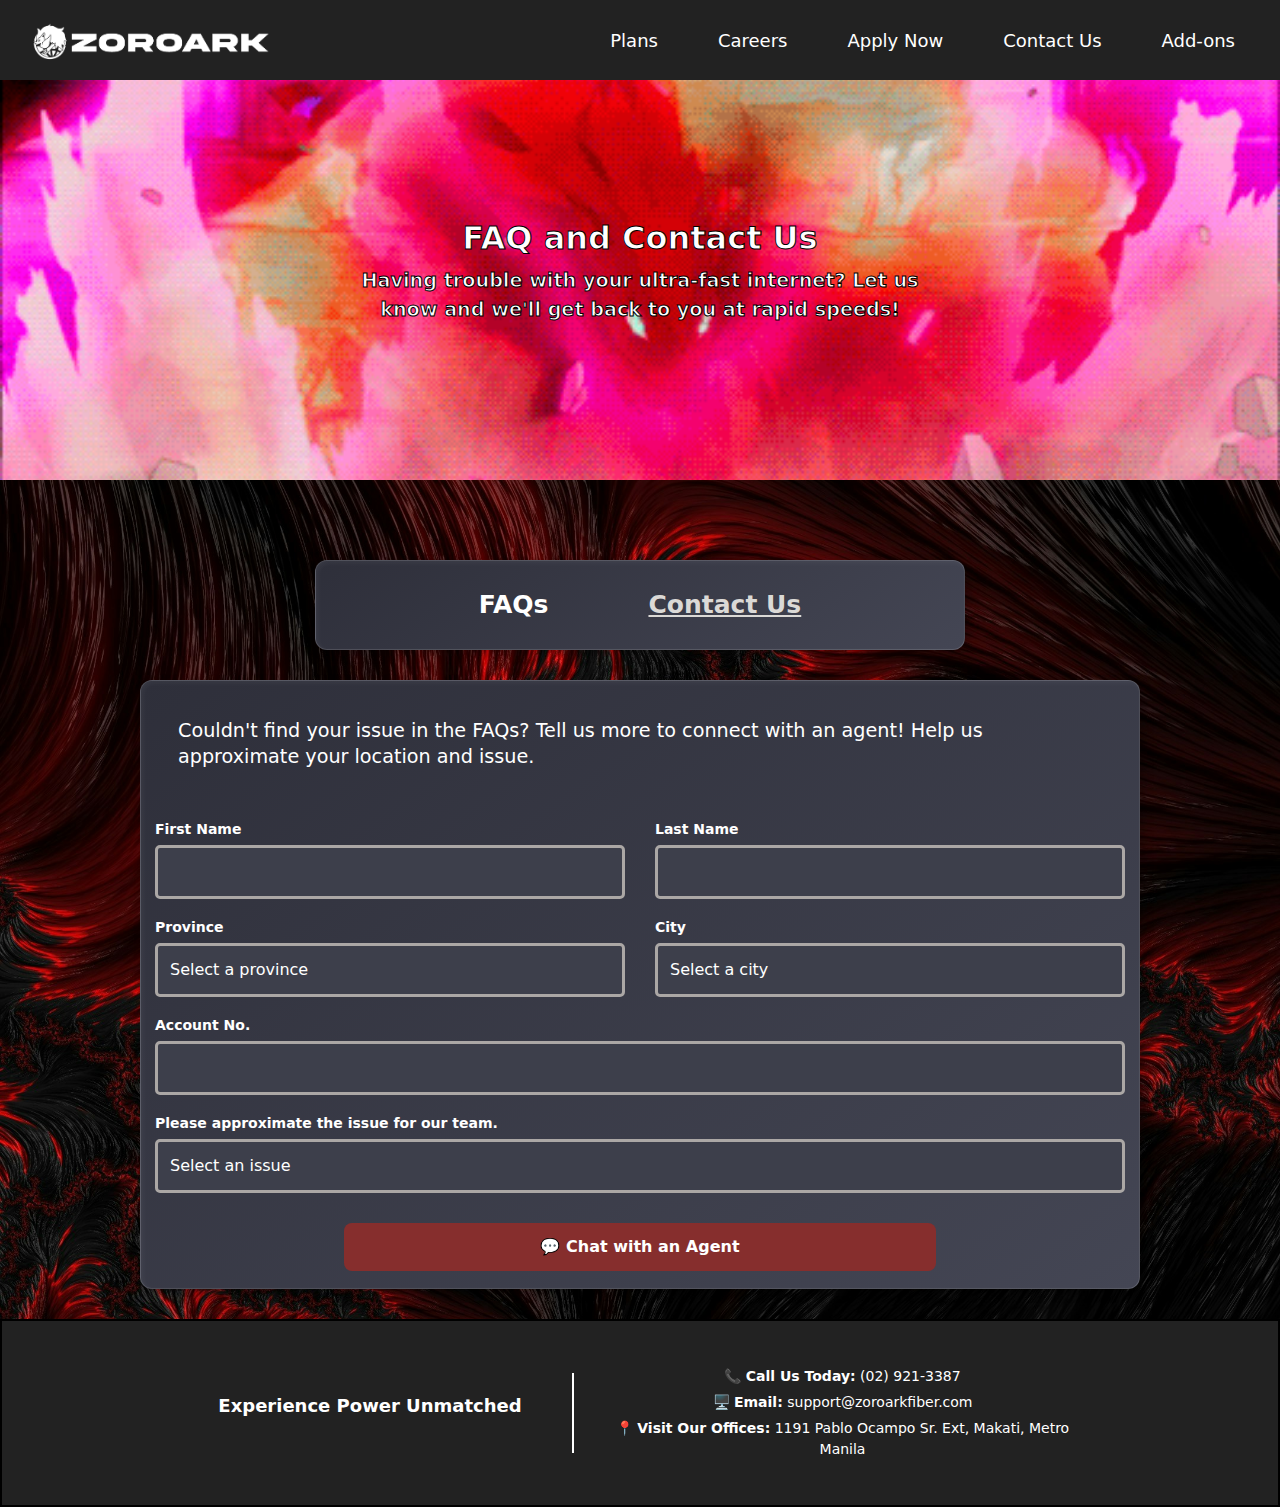
<file: contactus2.html>
<!DOCTYPE html>
<html lang="en">
<head>
    <meta charset="UTF-8">
    <meta name="viewport" content="width=device-width, initial-scale=1.0">
    <title>CONTACT US</title>
    
    <!--this the bootstrap link wag nyo na galawin to, naka CDN na siya so no need to download locally-->
    <link href="https://cdn.jsdelivr.net/npm/bootstrap@5.3.3/dist/css/bootstrap.min.css" rel="stylesheet" integrity="sha384-QWTKZyjpPEjISv5WaRU9OFeRpok6YctnYmDr5pNlyT2bRjXh0JMhjY6hW+ALEwIH" crossorigin="anonymous">
    <!--this da css file link-->
    <link href="ContactUsImage/contactus.css" rel="stylesheet">
	
    
</head>
<body>
   <!-- Navigation Links -->
<nav class = "navbar">
    <div class="logo">
        <a href="index.html">
            <img src="LOGOIMAGE/logo.png" alt="Company Logo">
        </a>
    </div>
   <div class="nav-links">
    <a href="index.html#internet-plans" class="nav-item">Plans</a>

    <!-- Dropdown: Careers -->
    <div class="dropdown">
        <a href="#" class="nav-item">Careers</a>
        <div class="dropdown-content">
            <p>Find exciting job opportunities at ZoroArk.</p>
            <a href="careers.html" class="btn btn-primary">View Careers</a>
        </div>
    </div>

    <!-- Dropdown: Apply Now -->
    <div class="dropdown">
        <a href="#" class="nav-item">Apply Now</a>
        <div class="dropdown-content">
            <p>Start your application process now.</p>
            <a href="applynow.html" class="btn btn-primary">Apply Here</a>
        </div>
    </div>

    <!-- Dropdown: Contact Us -->
    <div class="dropdown">
        <a href="#" class="nav-item">Contact Us</a>
        <div class="dropdown-content">
            <p>Need help? Get in touch with us.</p>
            <a href="contactus.html" class="btn btn-primary">Contact Support</a>
        </div>
    </div>

    <!-- Dropdown: Add-ons -->
    <div class="dropdown">
        <a href="#" class="nav-item">Add-ons</a>
        <div class="dropdown-content">
            <p>Enhance your internet experience with our add-ons.</p>
            <a href="addons.html" class="btn btn-primary">View Add-ons</a>
        </div>
    </div>
</div>
</nav>

    <!-- Hero Section -->
    <div class="hero">
		<div class="hero-text">
        <h1>FAQ and Contact Us</h1>
        <p>Having trouble with your ultra-fast internet? Let us know and we'll get back to you at rapid speeds!</p>
		</div>
	</div>
	
	
	<div class="parallax">
	<div class="container menu">
		<div class="menu">
			<a href="contactus.html" class="tab">FAQs</a>
			<a href="contactus2.html" class="tab current">Contact Us</a>
		</div>
	</div>
	
	<div class="container">
		<p class="issue"> Couldn't find your issue in the FAQs? Tell us more to connect with an agent! Help us approximate your location and issue.</p>
		 
			<div class="form-group">
				<div class="input-box">
					<label for="first-name">First Name</label>
					<input type="text" id="first-name" name="first-name">
				</div>
				<div class="input-box">
					<label for="last-name">Last Name</label>
					<input type="text" id="last-name" name="last-name">
				</div>
			</div>

			<div class="form-group">
				<div class="input-box">
					<label for="province">Province</label>
					<select id="province" name="province" onchange="updateCities()">
						<option value="" disabled selected>Select a province</option>
						<option value="Batangas">Batangas</option>
						<option value="Bulacan">Bulacan</option>
						<option value="Cavite">Cavite</option>
						<option value="Cebu">Cebu</option>
						<option value="Laguna">Laguna</option>
						<option value="Metro Manila">Metro Manila</option>
					</select>
				</div>
				<div class="input-box">
					<label for="city">City</label>
					<select id="city" name="city">
						<option value="" disabled selected>Select a city</option>
						<option value="Batangas City">Batangas City</option>
						<option value="Lipa">Lipa</option>
						<option value="Tanauan">Tanauan</option>
						<option value="Malolos">Malolos</option>
						<option value="Meycauayan">Meycauayan</option>
						<option value="San Jose del Monte">San Jose del Monte</option>
						<option value="Bacoor">Bacoor</option>
						<option value="Imus">Imus</option>
						<option value="Dasmariñas">Dasmariñas</option>
						<option value="Cebu City">Cebu City</option>
						<option value="Lapu-Lapu">Lapu-Lapu</option>
						<option value="Mandaue">Mandaue</option>
						<option value="Calamba">Calamba</option>
						<option value="San Pablo">San Pablo</option>
						<option value="Santa Rosa">Santa Rosa</option>
						<option value="Manila">Manila</option>
						<option value="Quezon City">Quezon City</option>
						<option value="Makati">Makati</option>
					</select>
				</div>
			</div>
			
			<div class="form-group">
				<div class="input-box">
					<label for="account">Account No.</label>
					<input type="text" id="account" name="account">
				</div>
			</div>
			
			<div class="form-group">
				<div class="input-box">
					<label for="issue">Please approximate the issue for our team.</label>
					<select id="issue" name="issue">
						<option value="" disabled selected>Select an issue</option>
						<option value="Billing">Billing</option>
						<option value="Technical Support">Technical Support</option>
						<option value="Account Access">Account Access</option>
					</select>
				</div>
			</div>
			
			
				<div class="contact-buttons">
					<button class="btn-submit" onclick="sendEmail()">💬 Chat with an Agent</button>
				</div>
    
	
	</div>
	<style>
  
		footer {
		width: 100%;
		background-color: #222; /* Adjust based on your design */
		color: white;
		text-align: center;
		padding: 0px;
		position: absolute;
	  }
	  </style>
	
	  <link href="footer.css" rel="stylesheet">
	  <footer class="footer">
		<div class="footer-container">
			<!-- Left Side -->
			<div class="footer-left">
				<p>Experience Power Unmatched</p>
			</div>
	
			<div class="footer-divider"></div>
	
			<!-- Right Side -->
			<div class="footer-right">
				<p>📞 <strong>Call Us Today:</strong> (02) 921-3387</p>
				<p>🖥️ <strong>Email:</strong> support@zoroarkfiber.com</p>
				<p>📍 <strong>Visit Our Offices:</strong> 1191 Pablo Ocampo Sr. Ext, Makati, Metro Manila</p>
			</div>
		</div>
	</footer>
	
	
	<script>
	//this script is for selecting the province and narrowing down the city
	//i used key-value pair for association to fetch cities in that province
    const cityData = {
        "Batangas": ["Batangas City", "Lipa", "Tanauan"],
        "Bulacan": ["Malolos", "Meycauayan", "San Jose del Monte"],
        "Cavite": ["Bacoor", "Imus", "Dasmariñas"],
        "Cebu": ["Cebu City", "Lapu-Lapu", "Mandaue"],
        "Laguna": ["Calamba", "San Pablo", "Santa Rosa"],
        "Metro Manila": ["Manila", "Quezon City", "Makati"]
    };
	
	//this function just makes sure that cities are updated when the province dropdown is changed
    function updateCities() {
        const province = document.getElementById("province").value;
        const citySelect = document.getElementById("city");
        
		//clears existing options for city and automatically displays select city
        citySelect.innerHTML = `<option value="" disabled selected>Select a city</option>`; 
        
		//loop that adds city options after picking the province. no overwrite
        (cityData[province]).forEach(city => 
            citySelect.innerHTML += `<option value="${city}">${city}</option>`
        );
    }
	//submit for ticket
	 function sendEmail() {
		const firstName = document.getElementById("first-name").value;
		const lastName = document.getElementById("last-name").value;
		const province = document.getElementById("province").value;
		const city = document.getElementById("city").value;
		const account = document.getElementById("account").value;
		const issue = document.getElementById("issue").value;
		
		const subject = encodeURIComponent("Support Request from " + firstName + " " + lastName);
		const body = encodeURIComponent(
			`First Name: ${firstName}\n` +
			`Last Name: ${lastName}\n` +
			`Province: ${province}\n` +
			`City: ${city}\n` +
			`Account No.: ${account}\n` +
			`Issue: ${issue}\n\n` +
			`Please assist me with my issue.`
		);
        window.location.href = `mailto:zoroarkenterprise@gmail.com?subject=${subject}&body=${body}`;
		//DAPAT BACK TICKS GAGAMITIN `` KASE FORMATTED
		
		//i just used this https://www.w3schools.com/Jsref/jsref_encodeuri.asp lol
    }
</script>
	
</body>
</html>
</file>
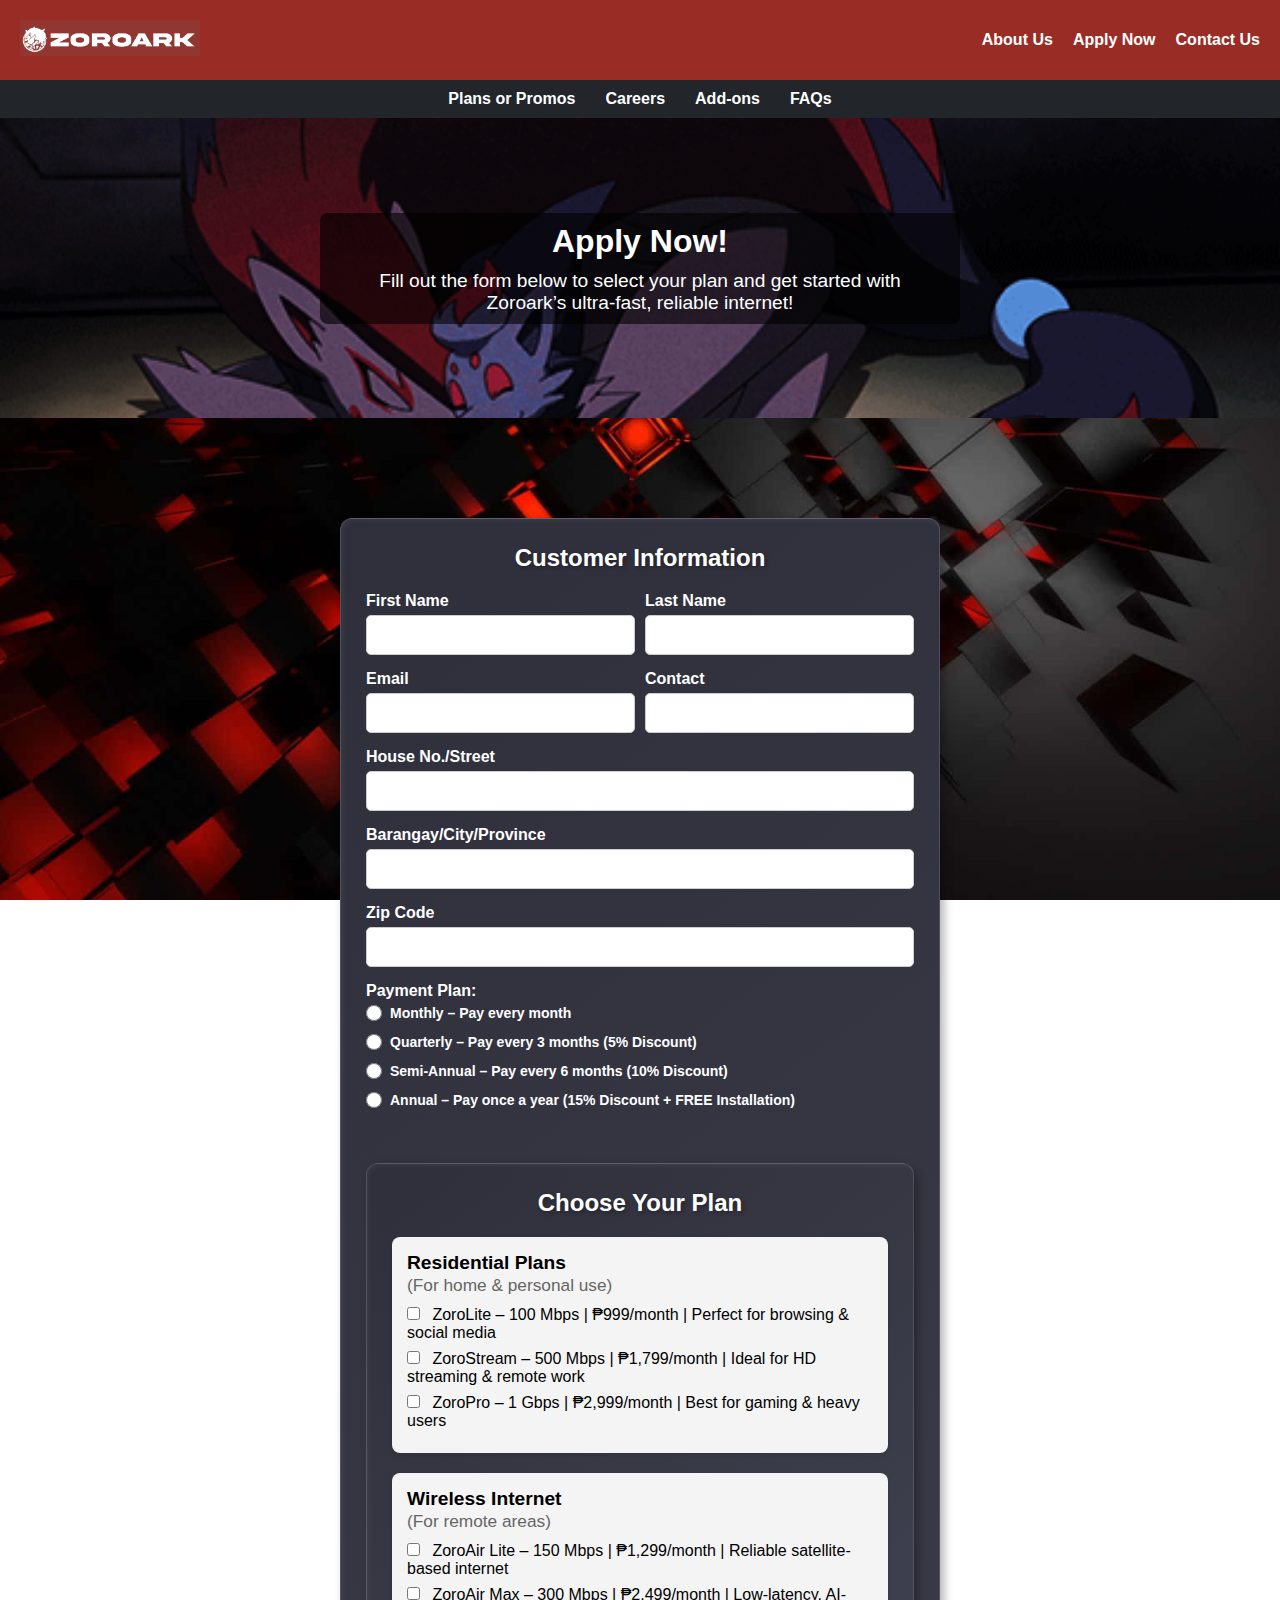
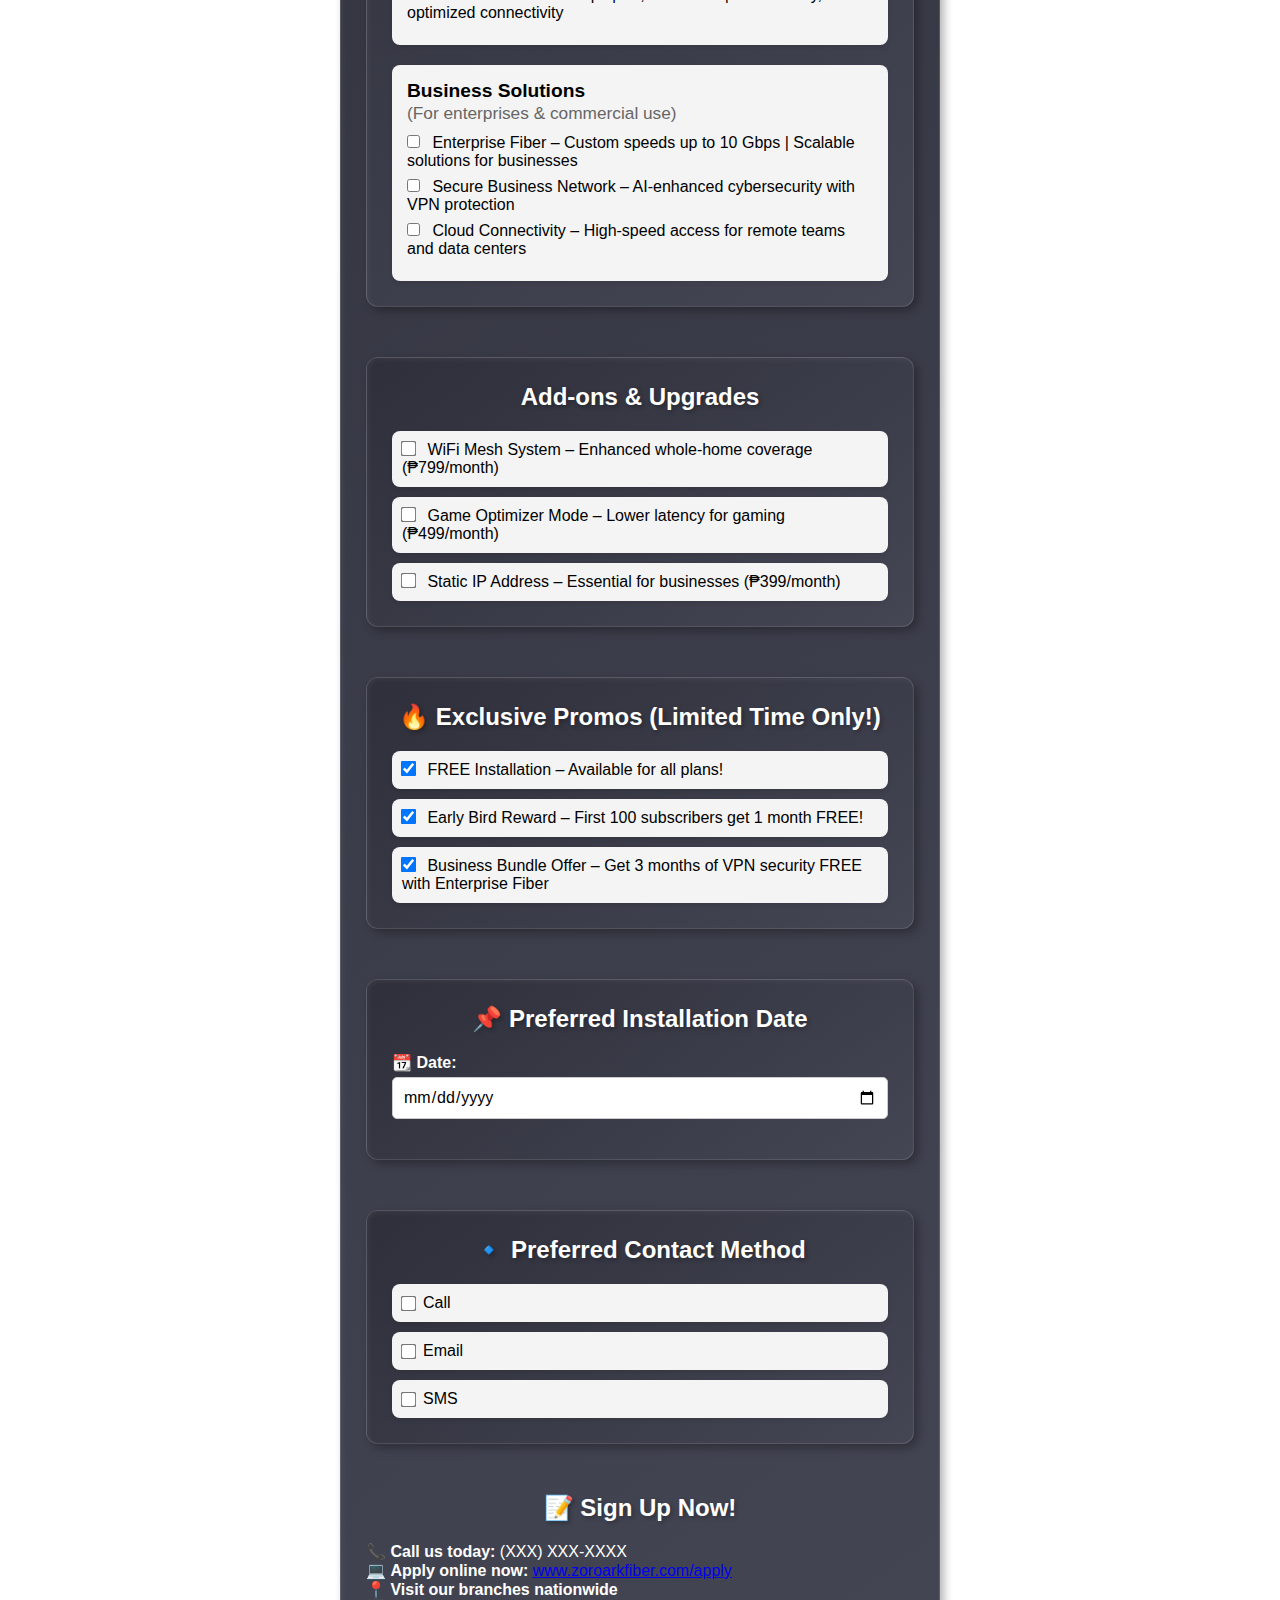
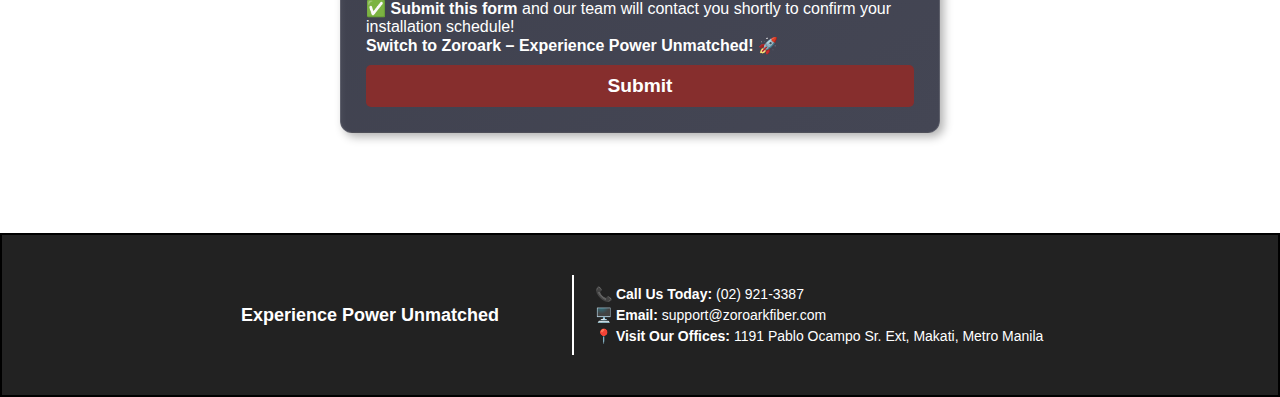
<file: Zoroairimage/darkmodetest.html>
<!DOCTYPE html>
<html lang="en">
<head>
    <meta charset="UTF-8">
    <meta name="viewport" content="width=device-width, initial-scale=1.0">
    <title>Zoroark Apply Now</title>
	<script src="https://cdn.jsdelivr.net/npm/bootstrap@5.3.0/dist/js/bootstrap.bundle.min.js"></script>
    

	 	<link href="cssForms.css" rel="stylesheet">
    
</head>
<body>
<nav>
    <!-- Main Navigation Bar -->
    <div class="navbar">
        <div class="logo">
            <a href="homepage.html">
                <img src="logored.jpg" alt="Company Logo">
            </a>
        </div>
        <div class="nav-links">
            <a href="aboutus.html">About Us</a>
            <a href="applynow.html">Apply Now</a>
            <a href="contactus.html">Contact Us</a>
        </div>
    </div>

    <!-- Sub Navigation Bar -->
    <div class="sub-navbar">
        <a href="plans.html">Plans or Promos</a>
        <a href="careers.html">Careers</a>
        <a href="addons.html">Add-ons</a>
        <a href="faq.html">FAQs</a>
    </div>
</nav>
    <!-- Hero Section -->
    <div class="hero">
		<div class="hero-text">
        <h1>Apply Now!</h1>
        <p>Fill out the form below to select your plan and get started with Zoroark’s ultra-fast, reliable internet!</p>
		</div>
	</div>


<!-- background -->
<div class="parallax-container">
    <!-- Form Section -->
    <div class="form-container">
        <h2>Customer Information</h2>
        <form>
            <div class="form-row">
                <div class="form-group">
                    <label for="first-name">First Name</label>
                    <input type="text" id="first-name" name="first-name" required>
                </div>
                <div class="form-group">
                    <label for="last-name">Last Name</label>
                    <input type="text" id="last-name" name="last-name" required>
                </div>
            </div>

            <div class="form-row">
                <div class="form-group">
                    <label for="email">Email</label>
                    <input type="email" id="email" name="email" required>
                </div>
                <div class="form-group">
                    <label for="contact">Contact</label>
                    <input type="tel" id="contact" name="contact" required>
                </div>
            </div>

            <div class="form-group">
                <label for="street">House No./Street</label>
                <input type="text" id="street" name="street" required>
            </div>

            <div class="form-group">
                <label for="city">Barangay/City/Province</label>
                <input type="text" id="city" name="city" required>
            </div>

            <div class="form-group">
                <label for="zipCode">Zip Code</label>
                <input type="number" id="zipCode" name="zipCode" max="9999" required>
            </div>

            <!-- Radio Button Selection -->
           <div class="form-group">
    <label>Payment Plan:</label>
    <div class="radio-group">
        <label><input type="radio" name="payment" value="monthly"> Monthly – Pay every month</label>
        <label><input type="radio" name="payment" value="quarterly"> Quarterly – Pay every 3 months (5% Discount)</label>
        <label><input type="radio" name="payment" value="semi-annual"> Semi-Annual – Pay every 6 months (10% Discount)</label>
        <label><input type="radio" name="payment" value="annual"> Annual – Pay once a year (15% Discount + FREE Installation)</label>
    </div>
</div>


		
			<!-- Choose Your Plan Section -->
<div class="form-container">
    <h2>Choose Your Plan</h2>

    <div class="plan-options">
        <!-- Residential Plans -->
        <div class="plan-category">
            <h3>Residential Plans <br><span>(For home & personal use)</span></h3>
            <label><input type="checkbox" name="plan" value="ZoroLite"> ZoroLite – 100 Mbps | ₱999/month | Perfect for browsing & social media</label>
            <label><input type="checkbox" name="plan" value="ZoroStream"> ZoroStream – 500 Mbps | ₱1,799/month | Ideal for HD streaming & remote work</label>
            <label><input type="checkbox" name="plan" value="ZoroPro"> ZoroPro – 1 Gbps | ₱2,999/month | Best for gaming & heavy users</label>
        </div>

        <!-- Wireless Internet -->
        <div class="plan-category">
            <h3>Wireless Internet <br><span>(For remote areas)</span></h3>
            <label><input type="checkbox" name="plan" value="ZoroAir Lite"> ZoroAir Lite – 150 Mbps | ₱1,299/month | Reliable satellite-based internet</label>
            <label><input type="checkbox" name="plan" value="ZoroAir Max"> ZoroAir Max – 300 Mbps | ₱2,499/month | Low-latency, AI-optimized connectivity</label>
        </div>

        <!-- Business Solutions -->
        <div class="plan-category">
            <h3>Business Solutions <br><span>(For enterprises & commercial use)</span></h3>
            <label><input type="checkbox" name="plan" value="Enterprise Fiber"> Enterprise Fiber – Custom speeds up to 10 Gbps | Scalable solutions for businesses</label>
            <label><input type="checkbox" name="plan" value="Secure Business Network"> Secure Business Network – AI-enhanced cybersecurity with VPN protection</label>
            <label><input type="checkbox" name="plan" value="Cloud Connectivity"> Cloud Connectivity – High-speed access for remote teams and data centers</label>
        </div>
    </div>
</div>

	<!-- Add-ons & Upgrades Section -->
<div class="form-container">
    <h2>Add-ons & Upgrades</h2>

    <div class="addons-options">
        <label><input type="checkbox" name="addon" value="WiFi Mesh System"> WiFi Mesh System – Enhanced whole-home coverage (₱799/month)</label>
        <label><input type="checkbox" name="addon" value="Game Optimizer Mode"> Game Optimizer Mode – Lower latency for gaming (₱499/month)</label>
        <label><input type="checkbox" name="addon" value="Static IP Address"> Static IP Address – Essential for businesses (₱399/month)</label>
    </div>
</div>

<!-- Exclusive Promos Section -->
<div class="form-container">
    <h2>🔥 Exclusive Promos (Limited Time Only!)</h2>

    <div class="promos-options">
        <label><input type="checkbox" name="promo" value="Free Installation" checked> FREE Installation – Available for all plans!</label>
        <label><input type="checkbox" name="promo" value="Early Bird Reward" checked> Early Bird Reward – First 100 subscribers get 1 month FREE!</label>
        <label><input type="checkbox" name="promo" value="Business Bundle Offer" checked> Business Bundle Offer – Get 3 months of VPN security FREE with Enterprise Fiber</label>
    </div>
</div>

<!-- Preferred Installation Date -->
<div class="form-container">
    <h2>📌 Preferred Installation Date</h2>
    <div class="form-group">
        <label for="install-date">📆 Date:</label>
        <input type="date" id="install-date" name="install-date" required>
    </div>
</div>

<!-- Preferred Contact Method -->
<div class="form-container">
    <h2>🔹 Preferred Contact Method</h2>
    <div class="contact-method">
        <label><input type="checkbox" name="contact-method" value="Call"> Call</label>
        <label><input type="checkbox" name="contact-method" value="Email"> Email</label>
        <label><input type="checkbox" name="contact-method" value="SMS"> SMS</label>
    </div>
</div>

<!-- Sign Up Now Section -->
<div class="signup-container">
    <h2>📝 Sign Up Now!</h2>
    <p>📞 <strong>Call us today:</strong> (XXX) XXX-XXXX</p>
    <p>💻 <strong>Apply online now:</strong> <a href="https://www.zoroarkfiber.com/apply" target="_blank">www.zoroarkfiber.com/apply</a></p>
    <p>📍 <strong>Visit our branches nationwide</strong></p>
    <p>✅ <strong>Submit this form</strong> and our team will contact you shortly to confirm your installation schedule!</p>
    <p><strong>Switch to Zoroark – Experience Power Unmatched! 🚀</strong></p>
</div>

            <button type="submit" class="btn-submit">Submit</button>
	

        </form>
    </div>
	</div>


</body>


<footer class="footer">
    <div class="footer-container">
        <!-- Left Side -->
        <div class="footer-left">
            <p>Experience Power Unmatched</p>
        </div>

        <div class="footer-divider"></div>

        <!-- Right Side -->
        <div class="footer-right">
            <p>📞 <strong>Call Us Today:</strong> (02) 921-3387</p>
            <p>🖥️ <strong>Email:</strong> support@zoroarkfiber.com</p>
            <p>📍 <strong>Visit Our Offices:</strong> 1191 Pablo Ocampo Sr. Ext, Makati, Metro Manila</p>
        </div>
    </div>
	
	
</footer>


<script src="https://cdn.jsdelivr.net/npm/bootstrap@5.3.0/dist/js/bootstrap.bundle.min.js"></script>
    <script>
        document.addEventListener('wheel', function(event) {
            if (event.ctrlKey) {
                event.preventDefault(); // Stops zooming with Ctrl + Mouse Wheel
            }
        }, { passive: false });

        //this mf iz for the plus and minus
        document.addEventListener('keydown', function(event) {
        if (event.ctrlKey && (event.key === '=' || event.key === '-' || event.key === '0')) {
            event.preventDefault(); 
        }
        });

        //for mobile
        document.addEventListener('touchmove', function(event) {
        if (event.scale !== undefined && event.scale !== 1) {
            event.preventDefault(); 
        }
        }, { passive: false });

        let lastTouchEnd = 0;
        document.addEventListener('touchend', function(event) {
        let now = (new Date()).getTime();
        if (now - lastTouchEnd <= 300) {
            event.preventDefault(); 
        }
        lastTouchEnd = now;
        }, false);

    </script>
</html>
</file>
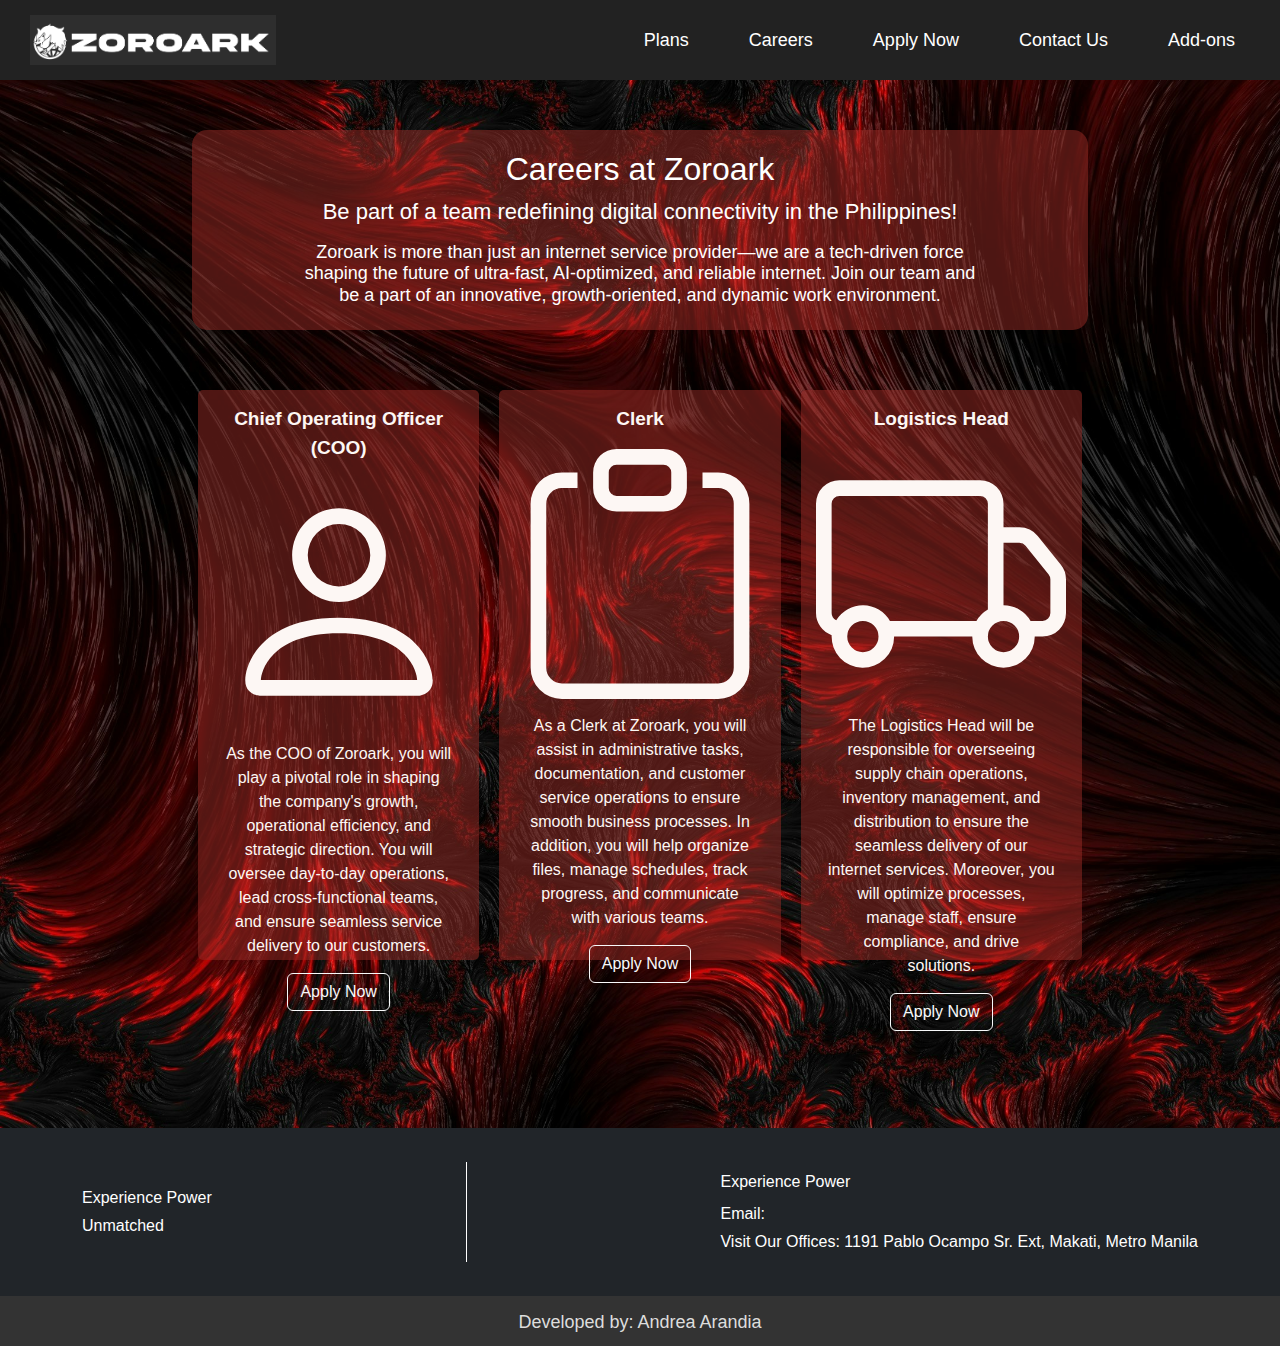
<file: ZoroliteImage/careers.html>
<!DOCTYPE html>
<html lang="en">
<head>
    <meta charset="UTF-8">
    <meta name="viewport" content="width=device-width, initial-scale=1.0">
    <title>Careers</title>
    <link href="https://cdn.jsdelivr.net/npm/bootstrap@5.3.3/dist/css/bootstrap.min.css" rel="stylesheet" integrity="sha384-QWTKZyjpPEjISv5WaRU9OFeRpok6YctnYmDr5pNlyT2bRjXh0JMhjY6hW+ALEwIH" crossorigin="anonymous">
    <script src="https://cdn.jsdelivr.net/npm/bootstrap@5.3.3/dist/js/bootstrap.bundle.min.js"></script>
    <link href="andrea.css" rel="stylesheet">
</head>
<body>

   <!-- Navigation Links -->
<nav class = "navbar">
    <div class="logo">
        <a href="homepage.html">
            <img src="logo.png" alt="Company Logo">
        </a>
    </div>
   <div class="nav-links">
    <a href="homepage.html#internet-plans" class="nav-item">Plans</a>

    <!-- Dropdown: Careers -->
    <div class="dropdown">
        <a href="#" class="nav-item">Careers</a>
        <div class="dropdown-content">
            <p>Find exciting job opportunities at ZoroArk.</p>
            <a href="careers.html" class="btn btn-primary">View Careers</a>
        </div>
    </div>

    <!-- Dropdown: Apply Now -->
    <div class="dropdown">
        <a href="#" class="nav-item">Apply Now</a>
        <div class="dropdown-content">
            <p>Start your application process now.</p>
            <a href="applynow.html" class="btn btn-primary">Apply Here</a>
        </div>
    </div>

    <!-- Dropdown: Contact Us -->
    <div class="dropdown">
        <a href="#" class="nav-item">Contact Us</a>
        <div class="dropdown-content">
            <p>Need help? Get in touch with us.</p>
            <a href="contactus.html" class="btn btn-primary">Contact Support</a>
        </div>
    </div>

    <!-- Dropdown: Add-ons -->
    <div class="dropdown">
        <a href="#" class="nav-item">Add-ons</a>
        <div class="dropdown-content">
            <p>Enhance your internet experience with our add-ons.</p>
            <a href="addons.html" class="btn btn-primary">View Add-ons</a>
        </div>
    </div>
</div>
</nav>

    <!-- Hero Section -->
    <div class="hero">
        <div class="inner">
        <h2>Careers at Zoroark</h2>
        <h3>Be part of a team redefining digital connectivity in the Philippines!</h3>
        <h4>Zoroark is more than just an internet service provider—we are a tech-driven force shaping the future of ultra-fast, AI-optimized, and reliable internet. Join our team and be a part of an innovative, growth-oriented, and dynamic work environment.</h4>
        </div>
    </div>

    <div id="parallaxBody"> 
        <div class = "row">
            <div class = "columnParallaxLeft"> </div>

            <div class="column">
               <div class="row">
                <div class = "career">
                    <p><b>Chief Operating Officer (COO)</b></p>
                    <div class="d-flex justify-content-center align-items-center">
                        <svg xmlns="http://www.w3.org/2000/svg" width="250px" height="250px" fill="currentColor" class="bi bi-person" viewBox="0 0 16 16">
                            <path d="M8 8a3 3 0 1 0 0-6 3 3 0 0 0 0 6m2-3a2 2 0 1 1-4 0 2 2 0 0 1 4 0m4 8c0 1-1 1-1 1H3s-1 0-1-1 1-4 6-4 6 3 6 4m-1-.004c-.001-.246-.154-.986-.832-1.664C11.516 10.68 10.289 10 8 10s-3.516.68-4.168 1.332c-.678.678-.83 1.418-.832 1.664z"/>
                          </svg>
                    </div>
                    <p>As the COO of Zoroark, you will play a pivotal role in shaping the company's growth, operational efficiency, and strategic direction. You will oversee day-to-day operations, lead cross-functional teams, and ensure seamless service delivery to our customers.</p>
                    <div class="d-flex justify-content-center align-items-center">
                        <button type="button" class="btn btn-outline-light" data-bs-toggle="modal" data-bs-target="#myModal1"> Apply Now</button>
                    </div>
                </div>
                <div class = "career">
                    <p><b>Clerk</b></p>
                    <div class="d-flex justify-content-center align-items-center">
                        <svg xmlns="http://www.w3.org/2000/svg" width="250px" height="250px" fill="currentColor" class="bi bi-clipboard" viewBox="0 0 16 16">
                            <path d="M4 1.5H3a2 2 0 0 0-2 2V14a2 2 0 0 0 2 2h10a2 2 0 0 0 2-2V3.5a2 2 0 0 0-2-2h-1v1h1a1 1 0 0 1 1 1V14a1 1 0 0 1-1 1H3a1 1 0 0 1-1-1V3.5a1 1 0 0 1 1-1h1z"/>
                            <path d="M9.5 1a.5.5 0 0 1 .5.5v1a.5.5 0 0 1-.5.5h-3a.5.5 0 0 1-.5-.5v-1a.5.5 0 0 1 .5-.5zm-3-1A1.5 1.5 0 0 0 5 1.5v1A1.5 1.5 0 0 0 6.5 4h3A1.5 1.5 0 0 0 11 2.5v-1A1.5 1.5 0 0 0 9.5 0z"/>
                          </svg>
                    </div>
                    <p>As a Clerk at Zoroark, you will assist in administrative tasks, documentation, and customer service operations to ensure smooth business processes. In addition, you will help organize files, manage schedules, track progress, and communicate with various teams.</p>
                    <div class="d-flex justify-content-center align-items-center">
                        <button type="button" class="btn btn-outline-light" data-bs-toggle="modal" data-bs-target="#myModal2"> Apply Now</button>
                    </div>
                </div>
                <div class = "career">
                    <p><b>Logistics Head</b></p>
                    <div class="d-flex justify-content-center align-items-center">
                        <svg xmlns="http://www.w3.org/2000/svg" width="250px" height="250px" fill="currentColor" class="bi bi-truck" viewBox="0 0 16 16">
                            <path d="M0 3.5A1.5 1.5 0 0 1 1.5 2h9A1.5 1.5 0 0 1 12 3.5V5h1.02a1.5 1.5 0 0 1 1.17.563l1.481 1.85a1.5 1.5 0 0 1 .329.938V10.5a1.5 1.5 0 0 1-1.5 1.5H14a2 2 0 1 1-4 0H5a2 2 0 1 1-3.998-.085A1.5 1.5 0 0 1 0 10.5zm1.294 7.456A2 2 0 0 1 4.732 11h5.536a2 2 0 0 1 .732-.732V3.5a.5.5 0 0 0-.5-.5h-9a.5.5 0 0 0-.5.5v7a.5.5 0 0 0 .294.456M12 10a2 2 0 0 1 1.732 1h.768a.5.5 0 0 0 .5-.5V8.35a.5.5 0 0 0-.11-.312l-1.48-1.85A.5.5 0 0 0 13.02 6H12zm-9 1a1 1 0 1 0 0 2 1 1 0 0 0 0-2m9 0a1 1 0 1 0 0 2 1 1 0 0 0 0-2"/>
                          </svg>
                    </div>
                    <p>The Logistics Head will be responsible for overseeing supply chain operations, inventory management, and distribution to ensure the seamless delivery of our internet services. Moreover, you will optimize processes, manage staff, ensure compliance, and drive solutions.</p>
                    <div class="d-flex justify-content-center align-items-center">
                    <button type="button" class="btn btn-outline-light" data-bs-toggle="modal" data-bs-target="#myModal3"> Apply Now</button>
                    </div>
                </div>

               </div>

            </div>

            <div class="columnParallaxRight"></div>
        </div>

        <!--MODAL FOR COO-->
        <div class="modal" id="myModal1" >
            <div class="modal-dialog modal-xl">
              <div class="modal-content">
          
                <!-- Modal Header -->
                <div class="modal-header bg-dark text-white">
                  <h1>Chief Operating Officer (COO)</h1>

                  <div class="dropdown-social ms-auto">
                    <div class="dropbtn-social">
                        <div class="bar1"></div>
                        <div class="bar2"></div>
                        <div class="bar3"></div>
                    </div>
                    <div class="dropdown-content-social">
                        <a href="mailto:zoroarkenterprise@gmail.com">
                            <svg xmlns="http://www.w3.org/2000/svg" width="16" height="16" fill="currentColor" class="bi bi-envelope" viewBox="0 0 16 16">
                                <path d="M0 4a2 2 0 0 1 2-2h12a2 2 0 0 1 2 2v8a2 2 0 0 1-2 2H2a2 2 0 0 1-2-2zm2-1a1 1 0 0 0-1 1v.217l7 4.2 7-4.2V4a1 1 0 0 0-1-1zm13 2.383-4.708 2.825L15 11.105zm-.034 6.876-5.64-3.471L8 9.583l-1.326-.795-5.64 3.47A1 1 0 0 0 2 13h12a1 1 0 0 0 .966-.741M1 11.105l4.708-2.897L1 5.383z"/>
                            </svg>
                            Email
                        </a>
                        <a href="https://www.facebook.com">
                            <svg xmlns="http://www.w3.org/2000/svg" width="16" height="16" fill="currentColor" class="bi bi-facebook" viewBox="0 0 16 16">
                                <path d="M16 8.049c0-4.446-3.582-8.05-8-8.05C3.58 0-.002 3.603-.002 8.05c0 4.017 2.926 7.347 6.75 7.951v-5.625h-2.03V8.05H6.75V6.275c0-2.017 1.195-3.131 3.022-3.131.876 0 1.791.157 1.791.157v1.98h-1.009c-.993 0-1.303.621-1.303 1.258v1.51h2.218l-.354 2.326H9.25V16c3.824-.604 6.75-3.934 6.75-7.951"/>
                            </svg>
                            Facebook
                        </a>
                        <a href="https://www.twitter.com">
                            <svg xmlns="http://www.w3.org/2000/svg" width="16" height="16" fill="currentColor" class="bi bi-twitter" viewBox="0 0 16 16">
                                <path d="M5.026 15c6.038 0 9.341-5.003 9.341-9.334q.002-.211-.006-.422A6.7 6.7 0 0 0 16 3.542a6.7 6.7 0 0 1-1.889.518 3.3 3.3 0 0 0 1.447-1.817 6.5 6.5 0 0 1-2.087.793A3.286 3.286 0 0 0 7.875 6.03a9.32 9.32 0 0 1-6.767-3.429 3.29 3.29 0 0 0 1.018 4.382A3.3 3.3 0 0 1 .64 6.575v.045a3.29 3.29 0 0 0 2.632 3.218 3.2 3.2 0 0 1-.865.115 3 3 0 0 1-.614-.057 3.28 3.28 0 0 0 3.067 2.277A6.6 6.6 0 0 1 .78 13.58a6 6 0 0 1-.78-.045A9.34 9.34 0 0 0 5.026 15"/>
                            </svg>
                            Twitter
                        </a>
                        <a href="https://www.linkedin.com">
                            <svg xmlns="http://www.w3.org/2000/svg" width="16" height="16" fill="currentColor" class="bi bi-linkedin" viewBox="0 0 16 16">
                                <path d="M0 1.146C0 .513.526 0 1.175 0h13.65C15.474 0 16 .513 16 1.146v13.708c0 .633-.526 1.146-1.175 1.146H1.175C.526 16 0 15.487 0 14.854zm4.943 12.248V6.169H2.542v7.225zm-1.2-8.212c.837 0 1.358-.554 1.358-1.248-.015-.709-.52-1.248-1.342-1.248S2.4 3.226 2.4 3.934c0 .694.521 1.248 1.327 1.248zm4.908 8.212V9.359c0-.216.016-.432.08-.586.173-.431.568-.878 1.232-.878.869 0 1.216.662 1.216 1.634v3.865h2.401V9.25c0-2.22-1.184-3.252-2.764-3.252-1.274 0-1.845.7-2.165 1.193v.025h-.016l.016-.025V6.169h-2.4c.03.678 0 7.225 0 7.225z"/>
                            </svg>
                            LinkedIn
                        </a>
                      </div>
                  </div>
       
                </div>
          
                <!-- Modal body-->
                <div class="modal-body bg-dark text-white modal-content-image">
                    <hr class="custom-hr">
                    <img src="COO.webp" alt="Chief Operations Officer">
                    <hr class="custom-hr">
                
                  <p><b>Location</b>: Head Office | <b>Full-time</b></p>
                  
                  <p><b>Job Description:</b></p>
                  <p>As the <b>COO of Zoroark</b>, you will play a pivotal role in shaping the company's growth, operational efficiency, and strategic direction. You will oversee day-to-day operations, lead cross-functional teams, and <b>ensure seamless service delivery</b> to our customers.</p>
                  <p><b>Key Responsibilities:</b></p>
                  <ul>
                    <li>Oversee <b>company operations</b>, <b>service performance</b>, and <b>customer satisfaction</b></li>
                    <li>Develop and implement strategies for <b>network expansion</b>, <b>business growth</b>, and <b>operational excellence</b></li>
                    <li>Collaborate with the CEO and executive team on high-level decision-making</li>
                    <li>Manage company resources, budgets, and optimize overall efficiency</li>
                    <li>Ensure <b>compliance with industry regulations</b> and implement best practices</li>
                  </ul>
                  <p><b>Qualifications:</b></p>
                  <ul>
                    <li> Bachelor's Degree in Business Administration, Management, or a related field (MBA preferred)</li>
                    <li> Minimum <b>10 years of experience in executive leadership roles</b> (preferably in telecom, tech, or ISP industries)</li>
                    <li>Strong leadership, strategic thinking, and problem-solving skills</li>
                    <li> Experience in <b>network operations, infrastructure planning, and customer service management</b> is a plus</li>
                  </ul>
                  <p><b>Benefits:</b></p>
                  <ul>
                    <li>Competitive executive salary package + performance-based incentives</li>
                    <li>Comprehensive health and wellness benefits</li>
                    <li>Stock options & leadership development programs</li>
                    <li>Opportunity to <b>lead and shape the future of digital connectivity</b> in the Philippines</li>
                  </ul>

                  <p><b>Upload your CV (either word document or pdf) below!</b></p>
                </div>
          
                <!-- Modal footer -->
                    <div class="modal-footer bg-dark text-white d-flex justify-content-start">
                        <form class="d-flex" action="mailto:andyloveswaffles123@gmail.com">
                            <input type="file" id="myFile" name="filename" accept = ".pdf, .docx" class="form-control me-2">
                            <input type="submit" class="btn btn-light">
                        </form>
                        <button type="button" class="btn btn-danger ms-auto" data-bs-dismiss="modal">Close</button>
                    </div>
          
              </div>
            </div>
          </div>

         

        <!--MODAL FOR Clerk-->
        <div class="modal" id="myModal2" >
            <div class="modal-dialog modal-xl">
              <div class="modal-content">
          
                <!-- Modal Header -->
                <div class="modal-header bg-dark text-white">
                  <h1>Clerk</h1>

                  <div class="dropdown-social ms-auto">
                    <div class="dropbtn-social">
                        <div class="bar1"></div>
                        <div class="bar2"></div>
                        <div class="bar3"></div>
                    </div>
                    <div class="dropdown-content-social">
                        <a href="mailto:zoroarkenterprise@gmail.com">
                            <svg xmlns="http://www.w3.org/2000/svg" width="16" height="16" fill="currentColor" class="bi bi-envelope" viewBox="0 0 16 16">
                                <path d="M0 4a2 2 0 0 1 2-2h12a2 2 0 0 1 2 2v8a2 2 0 0 1-2 2H2a2 2 0 0 1-2-2zm2-1a1 1 0 0 0-1 1v.217l7 4.2 7-4.2V4a1 1 0 0 0-1-1zm13 2.383-4.708 2.825L15 11.105zm-.034 6.876-5.64-3.471L8 9.583l-1.326-.795-5.64 3.47A1 1 0 0 0 2 13h12a1 1 0 0 0 .966-.741M1 11.105l4.708-2.897L1 5.383z"/>
                            </svg>
                            Email
                        </a>
                        <a href="https://www.facebook.com">
                            <svg xmlns="http://www.w3.org/2000/svg" width="16" height="16" fill="currentColor" class="bi bi-facebook" viewBox="0 0 16 16">
                                <path d="M16 8.049c0-4.446-3.582-8.05-8-8.05C3.58 0-.002 3.603-.002 8.05c0 4.017 2.926 7.347 6.75 7.951v-5.625h-2.03V8.05H6.75V6.275c0-2.017 1.195-3.131 3.022-3.131.876 0 1.791.157 1.791.157v1.98h-1.009c-.993 0-1.303.621-1.303 1.258v1.51h2.218l-.354 2.326H9.25V16c3.824-.604 6.75-3.934 6.75-7.951"/>
                            </svg>
                            Facebook
                        </a>
                        <a href="https://www.twitter.com">
                            <svg xmlns="http://www.w3.org/2000/svg" width="16" height="16" fill="currentColor" class="bi bi-twitter" viewBox="0 0 16 16">
                                <path d="M5.026 15c6.038 0 9.341-5.003 9.341-9.334q.002-.211-.006-.422A6.7 6.7 0 0 0 16 3.542a6.7 6.7 0 0 1-1.889.518 3.3 3.3 0 0 0 1.447-1.817 6.5 6.5 0 0 1-2.087.793A3.286 3.286 0 0 0 7.875 6.03a9.32 9.32 0 0 1-6.767-3.429 3.29 3.29 0 0 0 1.018 4.382A3.3 3.3 0 0 1 .64 6.575v.045a3.29 3.29 0 0 0 2.632 3.218 3.2 3.2 0 0 1-.865.115 3 3 0 0 1-.614-.057 3.28 3.28 0 0 0 3.067 2.277A6.6 6.6 0 0 1 .78 13.58a6 6 0 0 1-.78-.045A9.34 9.34 0 0 0 5.026 15"/>
                            </svg>
                            Twitter
                        </a>
                        <a href="https://www.linkedin.com">
                            <svg xmlns="http://www.w3.org/2000/svg" width="16" height="16" fill="currentColor" class="bi bi-linkedin" viewBox="0 0 16 16">
                                <path d="M0 1.146C0 .513.526 0 1.175 0h13.65C15.474 0 16 .513 16 1.146v13.708c0 .633-.526 1.146-1.175 1.146H1.175C.526 16 0 15.487 0 14.854zm4.943 12.248V6.169H2.542v7.225zm-1.2-8.212c.837 0 1.358-.554 1.358-1.248-.015-.709-.52-1.248-1.342-1.248S2.4 3.226 2.4 3.934c0 .694.521 1.248 1.327 1.248zm4.908 8.212V9.359c0-.216.016-.432.08-.586.173-.431.568-.878 1.232-.878.869 0 1.216.662 1.216 1.634v3.865h2.401V9.25c0-2.22-1.184-3.252-2.764-3.252-1.274 0-1.845.7-2.165 1.193v.025h-.016l.016-.025V6.169h-2.4c.03.678 0 7.225 0 7.225z"/>
                            </svg>
                            LinkedIn
                        </a>
                      </div>
                  </div>
       
                </div>
          
                <!-- Modal body-->
                <div class="modal-body bg-dark text-white modal-content-image">
                <hr class="custom-hr">
                <img src="Clerk.avif" alt="Clerk">
                <hr class="custom-hr">
                  <p> <b>Location</b>: Multiple Branches | <b>Full-time</b></p>
                  
                  <p><b>Job Description:</b></p>
                  <p>As a <b>Clerk at Zoroark</b>, you will assist in administrative tasks, documentation, and customer service operations to ensure <b>smooth business processes</b>.</p>
                  <p><b>Key Responsibilities:</b></p>
                  <ul>
                    <li>Handle <b>data entry, record-keeping, and documentation</b></li>
                    <li>Assist in customer inquiries and basic support tasks</li>
                    <li>Organize files, reports, and internal communication</li>
                    <li>Coordinate with different departments for smooth workflow</li>
                  </ul>
                  <p><b>Qualifications:</b></p>
                  <ul>
                    <li>  At least <b>a high school diploma or associate degree</b></li>
                    <li> Experience in administrative roles is a plus but <b>not required</b></li>
                    <li> Proficiency in <b>Microsoft Office (Word, Excel, PowerPoint)</b></li>
                    <li> Strong organizational and communication skills</li>
                  </ul>
                  <p><b>Benefits:</b></p>
                  <ul>
                    <li> Competitive salary</li>
                    <li> Health benefits & government-mandated contributions</li>
                    <li> Training and development opportunities</li>
                    <li> Career growth opportunities in a <b>fast-growing ISP company</b></li>
                  </ul>

                  <p><b>Upload your CV (either word document or pdf) below!</b></p>
                </div>
          
                <!-- Modal footer -->
                <div class="modal-footer bg-dark text-white d-flex justify-content-start">
                    <form class="d-flex" action="mailto:andyloveswaffles123@gmail.com">
                        <input type="file" id="myFile" name="filename" accept = ".pdf, .docx" class="form-control me-2">
                        <input type="submit" class="btn btn-light">
                    </form>
                    <button type="button" class="btn btn-danger ms-auto" data-bs-dismiss="modal">Close</button>
                </div>
          
              </div>
            </div>
          </div>


          <!--MODAL FOR Logistics Head-->
          <div class="modal" id="myModal3" >
            <div class="modal-dialog modal-xl">
              <div class="modal-content">
          
                <!-- Modal Header -->
                <div class="modal-header bg-dark text-white">
                  <h1>Logistics Head</h1>

                  <div class="dropdown-social ms-auto">
                    <div class="dropbtn-social">
                        <div class="bar1"></div>
                        <div class="bar2"></div>
                        <div class="bar3"></div>
                    </div>
                    <div class="dropdown-content-social">
                        <a href="mailto:zoroarkenterprise@gmail.com">
                            <svg xmlns="http://www.w3.org/2000/svg" width="16" height="16" fill="currentColor" class="bi bi-envelope" viewBox="0 0 16 16">
                                <path d="M0 4a2 2 0 0 1 2-2h12a2 2 0 0 1 2 2v8a2 2 0 0 1-2 2H2a2 2 0 0 1-2-2zm2-1a1 1 0 0 0-1 1v.217l7 4.2 7-4.2V4a1 1 0 0 0-1-1zm13 2.383-4.708 2.825L15 11.105zm-.034 6.876-5.64-3.471L8 9.583l-1.326-.795-5.64 3.47A1 1 0 0 0 2 13h12a1 1 0 0 0 .966-.741M1 11.105l4.708-2.897L1 5.383z"/>
                            </svg>
                            Email
                        </a>
                        <a href="https://www.facebook.com">
                            <svg xmlns="http://www.w3.org/2000/svg" width="16" height="16" fill="currentColor" class="bi bi-facebook" viewBox="0 0 16 16">
                                <path d="M16 8.049c0-4.446-3.582-8.05-8-8.05C3.58 0-.002 3.603-.002 8.05c0 4.017 2.926 7.347 6.75 7.951v-5.625h-2.03V8.05H6.75V6.275c0-2.017 1.195-3.131 3.022-3.131.876 0 1.791.157 1.791.157v1.98h-1.009c-.993 0-1.303.621-1.303 1.258v1.51h2.218l-.354 2.326H9.25V16c3.824-.604 6.75-3.934 6.75-7.951"/>
                            </svg>
                            Facebook
                        </a>
                        <a href="https://www.twitter.com">
                            <svg xmlns="http://www.w3.org/2000/svg" width="16" height="16" fill="currentColor" class="bi bi-twitter" viewBox="0 0 16 16">
                                <path d="M5.026 15c6.038 0 9.341-5.003 9.341-9.334q.002-.211-.006-.422A6.7 6.7 0 0 0 16 3.542a6.7 6.7 0 0 1-1.889.518 3.3 3.3 0 0 0 1.447-1.817 6.5 6.5 0 0 1-2.087.793A3.286 3.286 0 0 0 7.875 6.03a9.32 9.32 0 0 1-6.767-3.429 3.29 3.29 0 0 0 1.018 4.382A3.3 3.3 0 0 1 .64 6.575v.045a3.29 3.29 0 0 0 2.632 3.218 3.2 3.2 0 0 1-.865.115 3 3 0 0 1-.614-.057 3.28 3.28 0 0 0 3.067 2.277A6.6 6.6 0 0 1 .78 13.58a6 6 0 0 1-.78-.045A9.34 9.34 0 0 0 5.026 15"/>
                            </svg>
                            Twitter
                        </a>
                        <a href="https://www.linkedin.com">
                            <svg xmlns="http://www.w3.org/2000/svg" width="16" height="16" fill="currentColor" class="bi bi-linkedin" viewBox="0 0 16 16">
                                <path d="M0 1.146C0 .513.526 0 1.175 0h13.65C15.474 0 16 .513 16 1.146v13.708c0 .633-.526 1.146-1.175 1.146H1.175C.526 16 0 15.487 0 14.854zm4.943 12.248V6.169H2.542v7.225zm-1.2-8.212c.837 0 1.358-.554 1.358-1.248-.015-.709-.52-1.248-1.342-1.248S2.4 3.226 2.4 3.934c0 .694.521 1.248 1.327 1.248zm4.908 8.212V9.359c0-.216.016-.432.08-.586.173-.431.568-.878 1.232-.878.869 0 1.216.662 1.216 1.634v3.865h2.401V9.25c0-2.22-1.184-3.252-2.764-3.252-1.274 0-1.845.7-2.165 1.193v.025h-.016l.016-.025V6.169h-2.4c.03.678 0 7.225 0 7.225z"/>
                            </svg>
                            LinkedIn
                        </a>
                      </div>
                  </div>
       
                </div>
          
                <!-- Modal body-->
                <div class="modal-body bg-dark text-white modal-content-image">
                <hr class="custom-hr">
                <img src="LogisticsHead.jpg" alt="Logistics Head">
                <hr class="custom-hr">
                  <p> <b>Location</b>: Warehouse Hub | <b>Full-time</b></p>
                  
                  <p><b>Job Description:</b></p>
                  <p>The <b>Logistics Head</b> will be responsible for overseeing <b>supply chain operations, inventory management, and distribution</b> to ensure the seamless delivery of our internet services.</p>
                  <p><b>Key Responsibilities:</b></p>
                  <ul>
                    <li>Manage <b>warehouse operations, inventory control, and procurement processes</b></li>
                    <li>Develop strategies for <b>cost-efficient logistics and faster service deployment</b></li>
                    <li>Coordinate with suppliers, network teams, and service technicians</li>
                    <li>Monitor delivery schedules, transportation routes, and supply chain efficiency</li>
                    <li>Implement <b>AI-driven logistics</b> for real-time tracking and predictive demand planning</li>
                  </ul>
                  <p><b>Qualifications:</b></p>
                  <ul>
                    <li> Bachelor's Degree in <b>Logistics, Supply Chain Management, or Business Administration </b></li>
                    <li> Minimum <b>5 years of experience in logistics or supply chain operations</b></li>
                    <li> Strong leadership and organizational skills</li>
                    <li> Knowledge of <b>logistics software, warehouse management, and distribution strategies</b></li>
                  </ul>
                  <p><b>Benefits:</b></p>
                  <ul>
                    <li> Competitive salary + performance-based bonuses</li>
                    <li> Travel & operational allowances</li>
                    <li> Health benefits & wellness programs</li>
                    <li> Career advancement opportunities in a high-tech industry</li>
                  </ul>

                  <p><b>Upload your CV (either word document or pdf) below!</b></p>
                </div>
          
                <!-- Modal footer -->
                <div class="modal-footer bg-dark text-white d-flex justify-content-start">
                    <form class="d-flex" action="mailto:andyloveswaffles123@gmail.com">
                        <input type="file" id="myFile" name="filename" accept = ".pdf, .docx" class="form-control me-2">
                        <input type="submit" class="btn btn-light">
                    </form>
                    <button type="button" class="btn btn-danger ms-auto" data-bs-dismiss="modal">Close</button>
                </div>
          
              </div>
            </div>
          </div> 
          
       <!-- Footer -->
    <footer class="bg-dark text-white p-4 mt-5">
        <div class="container d-flex justify-content-between align-items-center flex-wrap">
            <div>
                <p class="mb-1">Experience Power</p>
                <p class="mb-0">Unmatched</p>
            </div>
            <div class="footer-divider"></div> <!--custom line-->
            <div>
                <p class="mb-2">Experience Power</p>
                <p class="mb-1">Email: </p>
                <p class="mb-0">Visit Our Offices: 1191 Pablo Ocampo Sr. Ext, Makati, Metro Manila</p>
            </div>
            
        </div>
    </footer>

    <footer class="developer">
        <p>Developed by: Andrea Arandia</p>
    </footer>


        <script>
            document.addEventListener('wheel', function(event) {
                if (event.ctrlKey) {
                    event.preventDefault(); // Stops zooming with Ctrl + Mouse Wheel
                }
            }, { passive: false });
    
            //this mf iz for the plus and minus
            document.addEventListener('keydown', function(event) {
            if (event.ctrlKey && (event.key === '=' || event.key === '-' || event.key === '0')) {
                event.preventDefault(); 
            }
            });
    
            //for mobile
            document.addEventListener('touchmove', function(event) {
            if (event.scale !== undefined && event.scale !== 1) {
                event.preventDefault(); 
            }
            }, { passive: false });
    
            let lastTouchEnd = 0;
            document.addEventListener('touchend', function(event) {
            let now = (new Date()).getTime();
            if (now - lastTouchEnd <= 300) {
                event.preventDefault(); 
            }
            lastTouchEnd = now;
            }, false);
    
        </script>

</body>
</html>
</file>
<file: style.css>
/*prevents zoom in html*/
 html, body {
    touch-action: manipulation; /* Disables double-tap zoom */
    overflow-x: hidden;
    font-family: var(--bs-body-font-family); /* Prevents horizontal scrolling */
}

/*navbarrrrrrr*/
.navbar {
    display: flex;
    justify-content: space-between;
    align-items: center;
    background-color: #222;
    padding: 15px 30px;
    position: relative;
}

.logo img {
    height: 50px;
}

/* Navigation Links */
.nav-links {
    display: flex;
    gap: 30px;
    align-items: center;
}

.nav-item {
    color: white;
    text-decoration: none;
    font-size: 18px;
    font-weight: 500;
    padding: 10px 15px;
    transition: color 0.3s ease;
}

.nav-item:hover {
    color: #f4a261;
}

/* Dropdown Styling */
.dropdown {
    position: relative;
}

.dropdown-content {
    display: none;
    position: absolute;
    top: 100%;
    left: 50%;
    transform: translateX(-50%);
    background: #333;
    color: white;
    padding: 15px;
    width: 260px;
    border-radius: 5px;
    box-shadow: 0px 4px 8px rgba(0, 0, 0, 0.2);
    text-align: center;
    z-index: 1000;
}

.dropdown:hover .dropdown-content {
    display: block;
}

/* Button in Dropdown */
.dropdown-content .btn {
    display: inline-block;
    margin-top: 10px;
    background: #f4a261;
    color: white;
    padding: 8px 12px;
    text-decoration: none;
    border-radius: 5px;
}

.dropdown-content .btn:hover {
    background: #e76f51;
}

/* Fix Dropdown Overlap */
.nav-links .dropdown:hover .dropdown-content {
    display: block;
}

/* Responsive Design */
@media (max-width: 768px) {
    .navbar {
        flex-direction: column;
        text-align: center;
    }

    .nav-links {
        flex-direction: column;
    }

    .dropdown-content {
        left: 0;
        transform: none;
        width: 100%;
    }
}

/* Hero Section */
.hero {
    background: url('kira.jpg') center/cover fixed;
    height: 300px;
    display: flex;
    align-items: center;
    justify-content: center;
    color: white;
    font-size: 24px;
    font-weight: bold;
    text-align: center;
}

.carousel-inner img {
    width: 100%;      /* Ensures images fill the container */
    height: auto;     /* Keeps aspect ratio */
    object-fit: cover; /* Ensures images cover the space properly */
    max-height: 500px; /* Adjust this based on your design */
}


/*SECTION2:  Parallax Section */
/*TEXT*/
/* Dark Overlay */
.parallax::before {
    content: "";
    position: absolute;
    top: 0;
    left: 0;
    width: 100%;
    height: 100%;
    background: rgba(0, 0, 0, 0.5); /* Dark overlay */
}

/* Text & Content Wrapper */
.content-container {
    position: relative; /* Brings text above overlay */
    z-index: 2; /* Ensures it's above the background */
    color: white;
    text-align: center;
    width: 80%;
    max-width: 1200px;
}

/* Text Styling */
.content-container h2 {
    font-size: 2rem;
    font-weight: bold;
    text-shadow: 2px 2px 10px rgba(0, 0, 0, 0.5); /* Adds contrast */
}

.content-container p {
    font-size: 1.2rem;
    max-width: 700px;
    margin: 0 auto;
    text-shadow: 1px 1px 5px rgba(0, 0, 0, 0.5);
}
/* Parallax Background */
.parallax {
    background-image: url('HomepageImage/red.jpg.png'); /* Replace with your image */
    background-attachment: fixed;
    background-size: cover;
    background-position: center;
    height: 500px;
    display: flex;
    align-items: center;
    justify-content: center;
    position: relative ;
    min-height: 500px; /* Prevents collapse */
}

/* Flex Container for Text and Media */
.content-container {
    display: flex;
    align-items: center;
    justify-content: space-between;
    width: 80%;
    max-width: 1200px;
    color: white;
}

/* Left Side: Text */
.content {
    max-width: 50%;
}

/* Right Side: Media Box */
.media-box {
    width: 300px;
    height: 300px;
    background: rgba(255, 255, 255, 0.1); /* Transparent square */
    display: flex;
    align-items: center;
    justify-content: center;
    overflow: hidden;
    border-radius: 10px; /* Rounded corners */
}

/* Image/Video inside Media Box */
.media-box img, .media-box video {
    width: 100%;
    height: 100%;
    object-fit: cover;
}

/* Centering Overlay Text */
.carousel-overlay {
    position: absolute;
    top: 50%;
    left: 50%;
    transform: translate(-50%, -50%);
    color: white;
    text-align: center;
    width: 80%;
    max-width: 900px;
    background: rgba(0, 0, 0, 0.6); /* Dark transparent background */
    padding: 20px;
    border-radius: 10px;
    z-index:10;
}

/* Adjusting Headings & Paragraph */
.carousel-overlay h1 {
    font-size: 2.5rem;
    font-weight: bold;
    text-shadow: 2px 2px 10px rgba(0, 0, 0, 0.5);
}

.carousel-overlay h4 {
    font-size: 1.5rem;
    font-weight: lighter;
    margin-top: 10px;
}

.carousel-overlay p {
    font-size: 1.2rem;
    margin-top: 15px;
    text-shadow: 1px 1px 5px rgba(0, 0, 0, 0.5);
}


/*SECTION 4 CSS*/
.why-choose {
    text-align: center;
    padding: 60px 0;
    background-color: #862e2d;
}

.why-choose .card {
    background-color: #303030; /* Change this to any color you want */
    padding: 20px;
    border-radius: 10px; /* Optional: for rounded corners */
    text-align: center;
    box-shadow: 0px 4px 10px rgba(0, 0, 0, 0.1); /* Optional: shadow effect */
}
why-choose .card {
    background-color: #ffcc00; /* Box color */
    color: #fff; /* Change font color (Black in this case) */
}

/* If you want different colors for headings and paragraphs */
.why-choose .card h3 {
    color: #dbd9d6; /* White for titles */
}

.why-choose .card p {
    color: #aba7a5; /* Dark gray for paragraph text */
}

/* Section Title */
.section-title {
    font-size: 2rem;
    margin-bottom: 30px;
    font-weight: bold;
}

/* Carousel Content Layout */
.carousel-content {
    display: flex;
    justify-content: center;
    gap: 20px;
}

/* Info Box (Square Shape) */
.info-box {
    width: 500px;
    height: 500px; /* Make it a square */
    transform: translateY(-50%);
    background: #3d3f4b;
    padding: 20px;
    text-align: center;
    border-radius: 0; /* No rounded corners */
    box-shadow: 0px 4px 10px rgba(0, 0, 0, 0.1);
    display: flex;
    flex-direction: column;
    align-items: center;
    justify-content: center;
}

/* Box Image */
.info-box img {
    width: 80px;
    height: 80px;
    object-fit: contain;
    margin-bottom: 10px;
}

/* Button Style */
.carousel-control-prev, .carousel-control-next {
    top: 50%;
    transform: translateY(-50%);
    width: 50px;
    height: 50px;
    background: rgba(255, 255, 255, 0.2);
    border-radius: 50%;
    box-shadow: 0px 2px 10px rgba(0, 0, 0, 0.6);
    opacity: 1;
}

.carousel-control-prev {
    left: 60px;  
    
}

.carousel-control-next {
    right: 60px; 
}


.custom-arrow {
    font-size: 2rem;  /* Adjust arrow size */
    color: white;  /* Change arrow color */
    font-weight: bold;
    background: rgba(0, 0, 0, 0); /* Optional: Add background */
}

/* SECTION : Internet Plan Hover Effect */
.plan-box {
    transition: transform 0.3s ease;
}
.plan-box:hover {
    transform: scale(1.05);
    box-shadow: 0px 4px 10px rgba(0, 0, 0, 0.2);
}
/*carosel*/
.carousel-inner img {
    width: 100%;      
    height: auto;     
    object-fit: cover; 
    max-height: 500px; 
}

/*SECTION 6 INTERNET PLANS*/
/* Ensure section doesn't overlap with next section */
.internet-plans-section {
    margin-bottom: 80px; /* Adds space below */
    background-color: #303030; 
    padding: 50px 0;
    color: #dbd9d6;
}

/* Plan box styles */
.internet-plan-box {
    position: relative;
    background: #303030;
    border-radius: 10px;
    padding: 20px;
    text-align: center;
    font-weight: bold;
    transition: transform 0.3s ease, box-shadow 0.3s ease;
    height: 120px;
    display: flex;
    align-items: center;
    justify-content: center;
    cursor: pointer;
    border: 1px solid #ddd;
}

/* Hover effect */
.internet-plan-box:hover {
    transform: scale(1.05);
    box-shadow: 0px 4px 10px rgba(0, 0, 0, 0.2);
}


/* Hover box styling */
.internet-hover-box {
    position: absolute;
    bottom: 110%;
    left: 50%;
    transform: translateX(-50%);
    width: 250px;
    background: white;
    border: 1px solid #ddd;
    box-shadow: 0px 4px 10px rgba(0, 0, 0, 0.2);
    padding: 15px;
    border-radius: 10px;
    opacity: 0;
    visibility: hidden;
    transition: opacity 0.3s ease, visibility 0.3s ease;
    z-index: 10;
    text-align: left;
    color: #303030; /* Change this to a lighter shade */
}

/* Show hover box on hover */
.internet-plan-box:hover .internet-hover-box {
    opacity: 1;
    visibility: visible;
}

/* Button styling */
.internet-btn {
    display: block;
    text-align: center;
    margin-top: 10px;
    padding: 8px 12px;
    background: #007bff;
    color: white;
    text-decoration: none;
    border-radius: 5px;
}

/* Responsive Fix */
@media (max-width: 768px) {
    .internet-hover-box {
        width: 90%;
    }
}

/* SECTION 7: ZoroArkBusoness */
.business-solutions {
    text-align: center;
    padding: 60px 0;
    background: linear-gradient(rgba(0, 0, 0, 0.5), rgba(0, 0, 0, 0.5)), 
                url('LOGOIMAGE/zorooark.gif') no-repeat center center/cover;
    color: white; /* Ensures text is readable */
    position: relative; /* Helps control layout */
    overflow: hidden; /* Prevents unwanted stretching */
}


.solution-container {
    display: flex;
    flex-direction: column; /* Stack items in a 4x1 layout */
    align-items: center; /* Center horizontally */
    gap: 15px; /* Reduce space between boxes */
}



.solution-box {
    width: 60%; /* Keeps a nice width */
    max-width: 500px; /* Adjusted for better fit */
    height: 120px; /* Reduced height */
    background: white;
    padding: 20px;
    text-align: center;
    border-radius: 8px;
    box-shadow: 0px 4px 10px rgba(0, 0, 0, 0.1);
    position: relative;
    overflow: hidden;
    display: flex;
    align-items: center; /* Centers text vertically */
    justify-content: center; /* Centers text horizontally */
    font-size: 1.5rem; /* Makes text bigger */
    font-weight: bold; /* Makes text more visible */
    color: #303030;
}

/* Hover Effect */
.solution-box:hover .hover-box {
    opacity: 1;
    transform: translateY(0);
}

.hover-box {
    position: absolute;
    top: 0;
    left: 0;
    width: 100%;
    height: 100%;
    background: rgba(0, 0, 0, 0.8);
    color: white;
    display: flex;
    align-items: center;
    justify-content: center;
    opacity: 0;
    transform: translateY(100%);
    transition: opacity 0.3s ease, transform 0.3s ease;
    font-size: 1.2rem; /* Slightly bigger text for hover box */
}

.solution-box:hover .hover-box {
    opacity: 1;
}

/* SECTION 7: Centered Title + Text */
.centered-text-section {
    text-align: center;
    padding: 50px 20px;
    background-color: #303030;
    color: white;
}

.title-text {
    font-size: 2rem;
    font-weight: bold;
    margin-bottom: 10px;
}

.description-text {
    font-size: 1.2rem;
    color: #ddd;
    max-width: 600px;
    margin: 0 auto;
}
/*SECTION FOOTER*/
.footer {
    background-color: #222; /* Match nav color */
    color: white;
    padding: 20px;
    font-size: 14px;
    border: 2px solid black; /* Matches the boxed style */
}

.footer-container {
    display: flex;
    justify-content: space-between;
    align-items: center;
    max-width: 900px; /* Adjust width as needed */
    margin: auto;
    padding: 20px 0;
}

.footer-left {
    width: 40%;
    text-align: center;
    font-weight: bold;
    font-size: 18px;
}

.footer-right {
    width: 55%;
    font-size: 14px;
}

.footer-right p {
    margin: 5px 0;
}

.footer-right i {
    margin-right: 8px;
}

.footer-divider {
    width: 2px;
    background-color: white;
    height: 80px;
    margin: 0 20px;
}
</file>
<file: developer.css>
.developer {
    width: 100%;
    height: 50px;
    background-color:#333 ;
    padding: 13px;
}

.developer p {
    text-align: center;
    color: #ddd;
    font-size: large;
    
}
</file>
<file: footer.css>
/*SECTION FOOTER*/
.footer {
    background-color: #222; /* Match nav color */
    color: white;
    padding: 20px;
    font-size: 14px;
    border: 2px solid black; /* Matches the boxed style */
}

.footer-container {
    display: flex;
    justify-content: space-between;
    align-items: center;
    max-width: 900px; /* Adjust width as needed */
    margin: auto;
    padding: 20px 0;
}

.footer-left {
    width: 40%;
    text-align: center;
    font-weight: bold;
    font-size: 18px;
}

.footer-right {
    width: 55%;
    font-size: 14px;
}

.footer-right p {
    margin: 5px 0;
}

.footer-right i {
    margin-right: 8px;
}

.footer-divider {
    width: 2px;
    background-color: white;
    height: 80px;
    margin: 0 20px;
}
</file>
<file: CareersImage/andrea.css>
* {
        margin: 0;
        padding: 0;
        box-sizing: border-box;
        
    }

    body {
        overflow-x: hidden;
        font-family: var(--bs-body-font-family) !important;
    }

       /*navbarrrrrrr*/
.navbar {
    display: flex;
    justify-content: space-between;
    align-items: center;
    background-color: #222;
    padding: 15px 30px;
    position: relative;
}

.logo img {
    height: 50px;
}

/* Navigation Links */
.nav-links {
    display: flex;
    gap: 30px;
    align-items: center;
}

.nav-item {
    color: white;
    text-decoration: none;
    font-size: 18px;
    font-weight: 500;
    padding: 10px 15px;
    transition: color 0.3s ease;
}

.nav-item:hover {
    color: #f4a261;
}

/* Dropdown Styling */
.dropdown {
    position: relative;
}

.dropdown-content {
    display: none;
    position: absolute;
    top: 100%;
    left: 50%;
    transform: translateX(-50%);
    background: #333;
    color: white;
    padding: 15px;
    width: 260px;
    border-radius: 5px;
    box-shadow: 0px 4px 8px rgba(0, 0, 0, 0.2);
    text-align: center;
    z-index: 1000;
}

.dropdown:hover .dropdown-content {
    display: block;
}

/* Button in Dropdown */
.dropdown-content .btn {
    display: inline-block;
    margin-top: 10px;
    background: #f4a261;
    color: white;
    padding: 8px 12px;
    text-decoration: none;
    border-radius: 5px;
}

.dropdown-content .btn:hover {
    background: #e76f51;
}

/* Fix Dropdown Overlap */
.nav-links .dropdown:hover .dropdown-content {
    display: block;
}

/* Responsive Design */
@media (max-width: 768px) {
    .navbar {
        flex-direction: column;
        text-align: center;
    }

    .nav-links {
        flex-direction: column;
    }

    .dropdown-content {
        left: 0;
        transform: none;
        width: 100%;
    }
}

    /* Hero Section */
    .hero {
        background: url('angaswallpaper.webp') center/cover fixed;
        height: 300px;
        align-items: center;
        justify-content: center;
        color: white;
        font-size: 20px;
        font-weight: bold;
        text-align: center;
        position: relative;
        overflow: hidden;
    }


    /*INNER DIV OF THE BANNER*/
    .inner {
        position: absolute;
        background-color: rgba(34, 37, 42, 0.8); 
        border-radius: 15px;
        width: 70%;
        padding: 20px;
        top: 50%;
        left: 50%;
        transform: translate(-50%, -50%);
        height: 200px;
    }

    /*THESE HEADERS ARE FOR THE INNER DIV*/
    h2 {
        padding-top: 0px;
    }
    h3 {
        font-weight: normal;
        font-size: 22px;
        padding: 3px;
    }
    h4 {
        font-weight: normal;
        font-size: 18px;
        padding: 5px 90px;
    }

    /*DIFFERENT PARALLAX EFFECTS*/

    .columnParallaxLeft {
        flex: 1;
        
    
        min-height: 700px;
        background-attachment: fixed;
        background-position: left center;
        background-repeat: no-repeat;
        background-size: 50%;

    }

    .columnParallaxRight {
        flex: 1;
        min-height: 700px;
        background-attachment: fixed;
        background-position: right center;
        background-repeat: no-repeat;
        background-size: 50%;

    }

    #parallaxBody {
        background-image: url("angaswallpaper.webp");
        min-height: 400px;
        background-attachment: fixed;
        background-position: center;
        background-repeat: no-repeat;
        background-size: cover;
    }

    /* ROW AND COLUMN EFFECTS*/

    .column {
        flex: 5;
    
        color: #FDF7F4;
        }

    .row {
            display: flex;
            flex-wrap: wrap;
        }

    .career {
        flex: 1;
        background-color:  rgba(34, 37, 42, 0.8);
        color: #FDF7F4;
        margin: 10px;
        border-radius: 5px;
        height: 570px;
       
    }

    /*CAREER DIVS*/

    .career p {
        margin: 15px;
        text-align: center;
    }

    .career b {
        font-size: 19px;
    }


    /*modal stuff*/

    /*MODAL SOCIALS DROP DOWN*/
    .bar1, .bar2, .bar3 {
        width: 5px;
        height: 5px;
        background-color: white;
        margin: 6px 0;
        transition: 0.4s;
      }

      .dropbtn-social {
        color: white;
        padding: 16px;
        font-size: 16px;
        border: none;
      }
      
      .dropdown-social {
        position: relative;
      }
      
      .dropdown-content-social {
        display: none;
        position: absolute;
        background-color: rgba(34, 37, 42);
        min-width: 160px;
        box-shadow: 0px 8px 16px 0px rgba(0,0,0,0.2);
        z-index: 1;
      }
      
      .dropdown-content-social a {
        color: white;
        padding: 12px 16px;
        text-decoration: none;
        display: block;
      }

    .dropdown-content-social a:hover {
        background-color: #ddd;
        color: rgba(34, 37, 42);
    }

    .dropdown-social:hover .dropdown-content-social {
        display: block;
    }

    /*MODAL FOR IMAGES*/

    .modal-content-image img {
            width: 100%; 
            height:500px; 
            object-fit: cover; 
            display: block;
            filter: grayscale(100%) sepia(100%) saturate(300%) hue-rotate(-50deg);
    }

    /*SECTION FOOTER*/
.footer-divider {
    width: 0.10%; /* Adjust width */
    height: 100px; /* Thickness */
    background-color: white; /* Color */
    margin: 10px auto; /* Centering */
}

.developer {
    width: 100%;
    height: 50px;
    background-color:#333 ;
    padding: 13px;
}

.developer p {
    text-align: center;
    color: #ddd;
    font-size: large;
    
}
</file>
<file: ZoroliteImage/andrea.css>
* {
        margin: 0;
        padding: 0;
        box-sizing: border-box;
        font-family: Arial, sans-serif;
    }

    body {
        overflow-x: hidden;
    }

       /*navbarrrrrrr*/
.navbar {
    display: flex;
    justify-content: space-between;
    align-items: center;
    background-color: #222;
    padding: 15px 30px;
    position: relative;
}

.logo img {
    height: 50px;
}

/* Navigation Links */
.nav-links {
    display: flex;
    gap: 30px;
    align-items: center;
}

.nav-item {
    color: white;
    text-decoration: none;
    font-size: 18px;
    font-weight: 500;
    padding: 10px 15px;
    transition: color 0.3s ease;
}

.nav-item:hover {
    color: #f4a261;
}

/* Dropdown Styling */
.dropdown {
    position: relative;
}

.dropdown-content {
    display: none;
    position: absolute;
    top: 100%;
    left: 50%;
    transform: translateX(-50%);
    background: #333;
    color: white;
    padding: 15px;
    width: 260px;
    border-radius: 5px;
    box-shadow: 0px 4px 8px rgba(0, 0, 0, 0.2);
    text-align: center;
    z-index: 1000;
}

.dropdown:hover .dropdown-content {
    display: block;
}

/* Button in Dropdown */
.dropdown-content .btn {
    display: inline-block;
    margin-top: 10px;
    background: #f4a261;
    color: white;
    padding: 8px 12px;
    text-decoration: none;
    border-radius: 5px;
}

.dropdown-content .btn:hover {
    background: #e76f51;
}

/* Fix Dropdown Overlap */
.nav-links .dropdown:hover .dropdown-content {
    display: block;
}

/* Responsive Design */
@media (max-width: 768px) {
    .navbar {
        flex-direction: column;
        text-align: center;
    }

    .nav-links {
        flex-direction: column;
    }

    .dropdown-content {
        left: 0;
        transform: none;
        width: 100%;
    }
}

    /* Hero Section */
    .hero {
        background: url('unsplash_zoroark.jpg') center/cover fixed;
        height: 300px;
        align-items: center;
        justify-content: center;
        color: white;
        font-size: 20px;
        font-weight: bold;
        text-align: center;
        position: relative;
        overflow: hidden;
    }


    /*INNER DIV OF THE BANNER*/
    .inner {
        position: absolute;
        background-color: rgba(153, 44, 37, 0.5); 
        border-radius: 15px;
        width: 70%;
        padding: 20px;
        top: 50%;
        left: 50%;
        transform: translate(-50%, -50%);
        height: 200px;
    }

    /*THESE HEADERS ARE FOR THE INNER DIV*/
    h2 {
        padding-top: 0px;
    }
    h3 {
        font-weight: normal;
        font-size: 22px;
        padding: 3px;
    }
    h4 {
        font-weight: normal;
        font-size: 18px;
        padding: 5px 90px;
    }

    /*DIFFERENT PARALLAX EFFECTS*/

    .columnParallaxLeft {
        flex: 1;
        min-height: 700px;
        background-attachment: fixed;
        background-position: left center;
        background-repeat: no-repeat;
        background-size: 50%;

    }

    .columnParallaxRight {
        flex: 1;
        min-height: 700px;
        background-attachment: fixed;
        background-position: right center;
        background-repeat: no-repeat;
        background-size: 50%;

    }

    #parallaxBody {
        background-image: url("unsplash_zoroark.jpg");
        min-height: 400px;
        background-attachment: fixed;
        background-position: center;
        background-repeat: no-repeat;
        background-size: cover;
    }

    /* ROW AND COLUMN EFFECTS*/

    .column {
        flex: 5;
    
        color: #FDF7F4;
        }

    .row {
            display: flex;
            flex-wrap: wrap;
        }

    .career {
        flex: 1;
        background-color:  rgba(153, 44, 37, 0.5);
        color: #FDF7F4;
        margin: 10px;
        border-radius: 5px;
        height: 570px;
       
    }

    /*CAREER DIVS*/

    .career p {
        margin: 15px;
        text-align: center;
    }

    .career b {
        font-size: 19px;
    }


    /*modal stuff*/

    /*MODAL SOCIALS DROP DOWN*/
    .bar1, .bar2, .bar3 {
        width: 5px;
        height: 5px;
        background-color: white;
        margin: 6px 0;
        transition: 0.4s;
      }

      .dropbtn-social {
        color: white;
        padding: 16px;
        font-size: 16px;
        border: none;
      }
      
      .dropdown-social {
        position: relative;
      }
      
      .dropdown-content-social {
        display: none;
        position: absolute;
        background-color: rgba(34, 37, 42);
        min-width: 160px;
        box-shadow: 0px 8px 16px 0px rgba(0,0,0,0.2);
        z-index: 1;
      }
      
      .dropdown-content-social a {
        color: white;
        padding: 15px 20px;
        text-decoration: none;
        display: block;
      }

    .dropdown-content-social a:hover {
        background-color: #992C25;
        color: #FDF7F4;
    }

    .dropdown-social:hover .dropdown-content-social {
        display: block;
    }

    /*MODAL FOR IMAGES*/

    .modal-content-image img {
            width: 100%; 
            height:500px; 
            object-fit: cover; 
            display: block;
            filter: grayscale(100%) sepia(100%) saturate(300%) hue-rotate(-50deg);
    }

    /*SECTION FOOTER*/
.footer-divider {
    width: 0.10%; /* Adjust width */
    height: 100px; /* Thickness */
    background-color: white; /* Color */
    margin: 10px auto; /* Centering */
}

.developer {
    width: 100%;
    height: 50px;
    background-color:#333 ;
    padding: 13px;
}

.developer p {
    text-align: center;
    color: #ddd;
    font-size: large;
    
}

/*CUSTOM HR*/
.custom-hr {
    border: 4px dashed red;
    width: 100%;
    margin: 20px auto;
}
</file>
<file: ApplyNowImage/cssForms.css>
/* ============================================
		   GLOBAL STYLES - RESET & GENERAL SETTINGS
		=============================================== */
		
		* {
            margin: 0;
            padding: 0;
            box-sizing: border-box;
            font-family: var(--bs-body-font-family); /* Sets a default font */

        }
		/* Flex-wrap applied to multiple elements to ensure responsiveness */
		.nav-links, .plan-options, .sub-navbar {
			display: flex;
			flex-wrap: wrap; /* Allows wrapping for better responsiveness */
			justify-content: center;
			gap: 15px;
		}

        /* ============================================
		   NAVIGATION BAR (HEADER)
		=============================================== */
        /*navbarrrrrrr*/
.navbar {
    display: flex;
    justify-content: space-between;
    align-items: center;
    background-color: #222;
    padding: 15px 30px;
    position: relative;
}

.logo img {
    height: 50px;
}

/* Navigation Links */
.nav-links {
    display: flex;
    gap: 30px;
    align-items: center;
}

.nav-item {
    color: white;
    text-decoration: none;
    font-size: 18px;
    font-weight: 500;
    padding: 10px 15px;
    transition: color 0.3s ease;
}

.nav-item:hover {
    color: #f4a261;
}

/* Dropdown Styling */
.dropdown {
    position: relative;
}

.dropdown-content {
    display: none;
    position: absolute;
    top: 100%;
    left: 50%;
    transform: translateX(-50%);
    background: #333;
    color: white;
    padding: 15px;
    width: 260px;
    border-radius: 5px;
    box-shadow: 0px 4px 8px rgba(0, 0, 0, 0.2);
    text-align: center;
    z-index: 1000;
}

.dropdown:hover .dropdown-content {
    display: block;
}

/* Button in Dropdown */
.dropdown-content .btn {
    display: inline-block;
    margin-top: 10px;
    background: #f4a261;
    color: white;
    padding: 8px 12px;
    text-decoration: none;
    border-radius: 5px;
}

.dropdown-content .btn:hover {
    background: #e76f51;
}

/* Fix Dropdown Overlap */
.nav-links .dropdown:hover .dropdown-content {
    display: block;
}

/* Responsive Design */
@media (max-width: 768px) {
    .navbar {
        flex-direction: column;
        text-align: center;
    }

    .nav-links {
        flex-direction: column;
    }

    .dropdown-content {
        left: 0;
        transform: none;
        width: 100%;
    }
}

        /* ============================================
		   SUB NAVIGATION BAR (SECONDARY NAV)
		=============================================== */
        .sub-navbar {
            background: #22252A;
            padding: 10px 30px;
            display: flex;
            justify-content: center;
            gap: 30px;
        }

        .sub-navbar a {
            color: white;
            text-decoration: none;
            font-weight: bold;
        }

        /* ============================================
			   HERO SECTION (TOP BANNER)
			=============================================== */
        .hero {
            background: url('background.gif') center/cover no-repeat; /*GRABE HAHAHA 100MB YUNG GIF HELP*/
            height: 300px;
            display: flex;
            flex-direction: column;
            align-items: center;
            justify-content: center;
            text-align: center;
            padding: 20px;
        }
		.hero-text {
			background: rgba(0, 0, 0, 0.6); /* Dark background for text cause i cant read it change if panget*/
			padding: 10px 20px;
			border-radius: 8px; /* making it rounder kinda para smooth edges modern tignan yes */
			display: inline-block;
			color: white;
		}
		/* Hero section title */
        .hero h1 {
            font-size: 2em;
            margin-bottom: 10px;
        }
		/* Hero section paragraph */
        .hero p {
            font-size: 1.2em;
            max-width: 600px;
        }

        /* ============================================
		   FORM CONTAINER
		=============================================== */
		.form-container {
			max-width: 600px;
			margin: 50px auto;
			padding: 25px;
			background: linear-gradient(145deg, #2e2f3a, #444654); /* Subtle gradient */
			border-radius: 12px;
			border: 1px solid rgba(255, 255, 255, 0.15); /* Soft border */
			box-shadow: 
				4px 4px 10px rgba(0, 0, 0, 0.3), /* Outer shadow */
				inset 2px 2px 5px rgba(255, 255, 255, 0.05); /* Inner glow effect */
			transition: all 0.3s ease-in-out;
		}

		/* Hover effect cause im addicted to hovers LEGIT */
		.form-container:hover {
			box-shadow: 
				6px 6px 15px rgba(0, 0, 0, 0.4),
				inset 3px 3px 8px rgba(255, 255, 255, 0.08);
			transform: translateY(-2px); /* Slight lift */
		}

		/* Form Heading */
		.form-container h2 {
			text-align: center;
			margin-bottom: 20px;
			font-size: 24px;
			font-weight: bold;
			color: #ffffff;
			text-shadow: 2px 2px 4px rgba(0, 0, 0, 0.3); /* Soft text shadow */
		}
		/* ============================================
		   FORM FIELDS
		=============================================== */

        .form-group {
            margin-bottom: 15px;
        }
		/* label giver GODDAMN LABEL */
        .form-group label {
            display: block;
            font-weight: bold;
            margin-bottom: 5px;
			color:white;
        }
		/* Input fields */
        .form-group input,
        .form-group select {
            width: 100%;
            padding: 10px;
            border: 1px solid #ccc;
            border-radius: 5px;
            font-size: 1em;
        }
		/* Input field focus effect */

        .form-group input:focus,
        .form-group select:focus {
            border-color: #6B6B6B;
            outline: none;
        }
		
		/* flexbox for the rows yes yes  para automatically arranged kahit anong viewport size */
        .form-row {
            display: flex;
            gap: 10px;
        }
		/* Makes input fields evenly spaced */
        .form-row .form-group {
            flex: 1;
        }

       /* ============================================
		   RADIO BUTTON SELECTION (PAYMENT PLAN[i didnt follow the layout kulang tayo radiobutton mb])
		=============================================== */
		.radio-group {
			display: flex;
			flex-direction: column;
			gap: 8px; /* Adds spacing between options */
		}
		/* Styling labels for radio buttons */
		.radio-group label {
			display: flex;
			align-items: center;
			gap: 8px; /* Space between button and text */
			font-size: 14px;
			color: white;
			cursor: pointer;
		}
		/* PAANO MAG BOOTSTRAP HELP*/
		/* Custom radio button style */ 
		.radio-group input[type="radio"] {
			width: 16px;
			height: 16px;
			accent-color: #ffcc00; /* Match your theme */
			cursor: pointer;
			margin: 0; /* Remove default margin */
		}



		/* ============================================
		   SUBMIT BUTTON
		=============================================== */
        .btn-submit {
            width: 100%;
            padding: 10px;
            background: #862E2D;
            color: white;
            font-size: 1.2em;
            font-weight: bold;
            border: none;
            border-radius: 5px;
            cursor: pointer;
            margin-top: 10px;
        }

        .btn-submit:hover {
            background: #4e4e4e;
        }
			/* ============================================
			   PLAN OPTIONS SECTION - Display different plans
			=============================================== */
		
		.plan-options {
			display: flex;
			justify-content: space-between;
			flex-wrap: wrap;
			gap: 20px;
		}

		.plan-category {
			flex: 1;
			min-width: 250px;
			padding: 15px;
			background: #f4f4f4;
			border-radius: 8px;
			box-shadow: 0 2px 5px rgba(0, 0, 0, 0.1);
		}

		.plan-category h3 {
			font-size: 1.2em;
			font-weight: bold;
			margin-bottom: 10px;
		}
		/* Plan description text */
		.plan-category span {
			font-size: 0.9em;
			color: #666; /* Lighter text for subtext */
			font-weight: normal;
		}	
		/* Plan selection checkboxes */
		.plan-category label {
			display: block;
			font-size: 1em;
			margin: 8px 0;
			cursor: pointer; /*  indicating clickability */
		}

		.plan-category input {
			margin-right: 8px;
		}
			/* ============================================
		   ADD-ONS & PROMOS - Extra features and deals
		=============================================== */
		.addons-options,
		.promos-options {
			display: flex;
			flex-direction: column;  /* Stacks options vertically */
			gap: 10px;
		}

		.addons-options label,
		.promos-options label {
			display: block;
			font-size: 1em;
			padding: 10px;
			background: #f4f4f4;
			border-radius: 8px; /*round border kinda */
			box-shadow: 0 2px 5px rgba(0, 0, 0, 0.1);
			cursor: pointer;
		}

		.addons-options input,
		.promos-options input {
			margin-right: 8px;
			transform: scale(1.2);
		}
		
		/* ============================================
		   CONTACT METHOD SECTION - User communication preferences
		=============================================== */
		.contact-method {
			display: flex;
			flex-direction: column;
			gap: 10px;
		}

		.contact-method label {
			display: flex;
			align-items: center;
			font-size: 1em;
			padding: 10px;
			background: #f4f4f4;
			border-radius: 8px;
			box-shadow: 0 2px 5px rgba(0, 0, 0, 0.1);
			cursor: pointer;
		}

		.contact-method input {
			margin-right: 8px;
			transform: scale(1.2);
		}
		/* ============================================
			   PARALLAX BACKGROUND CONTAINER
			=============================================== */
		.parallax-container {
			background: url('red.jpg') center/cover no-repeat fixed;
			height: auto;
			padding: 50px 0;
			position: relative;
		}	
		/* ============================================
		   SIGN-UP SECTION STYLING
		=============================================== */
		.signup-container p{
			color: white;
		}

		.footer {
			background-color: #222; /* Match nav color */
			color: white;
			padding: 20px;
			font-size: 14px;
			border: 2px solid black; /* Matches the boxed style */
		}

		.footer-container {
			display: flex;
			justify-content: space-between;
			align-items: center;
			max-width: 900px; /* Adjust width as needed */
			margin: auto;
			padding: 20px 0;
		}

		.footer-left {
			width: 40%;
			text-align: center;
			font-weight: bold;
			font-size: 18px;
		}

		.footer-right {
			width: 55%;
			font-size: 14px;
		}

		.footer-right p {
			margin: 5px 0;
		}

		.footer-right i {
			margin-right: 8px;
		}

		.footer-divider {
			width: 2px;
			background-color: white;
			height: 80px;
			margin: 0 20px;
		}



/* ============================================
		

				FOR ZOROAIR 

		=============================================== */
</file>
<file: ContactUsImage/contactus.css>
/* ============================================
		   GLOBAL STYLES - RESET & GENERAL SETTINGS
		=============================================== */
		
		*{
            margin: 0;
            padding: 0;
            box-sizing: border-box;
			font-family: var(--bs-body-font-family);

        }
		
		/*navbar*/
		.navbar {
    display: flex;
    justify-content: space-between;
    align-items: center;
    background-color: #222;
    padding: 15px 30px;
    position: relative;
}
.main-content {
    flex: 1;
}

.logo img {
    height: 50px;
}

/* Navigation Links */
.nav-links {
    display: flex;
    gap: 30px;
    align-items: center;
}

.nav-item {
    color: white;
    text-decoration: none;
    font-size: 18px;
    font-weight: 500;
    padding: 10px 15px;
    transition: color 0.3s ease;
}

.nav-item:hover {
    color: #f4a261;
}

/* Dropdown Styling */
.dropdown {
    position: relative;
}

.dropdown-content {
    display: none;
    position: absolute;
    top: 100%;
    left: 50%;
    transform: translateX(-50%);
    background: #333;
    color: white;
    padding: 15px;
    width: 260px;
    border-radius: 5px;
    box-shadow: 0px 4px 8px rgba(0, 0, 0, 0.2);
    text-align: center;
    z-index: 1000;
}

.dropdown:hover .dropdown-content {
    display: block;
}

/* Button in Dropdown */
.dropdown-content .btn {
    display: inline-block;
    margin-top: 10px;
    background: #f4a261;
    color: white;
    padding: 8px 12px;
    text-decoration: none;
    border-radius: 5px;
}

.dropdown-content .btn:hover {
    background: #e76f51;
}

/* Fix Dropdown Overlap */
.nav-links .dropdown:hover .dropdown-content {
    display: block;
}

/* Responsive Design */
@media (max-width: 768px) {
    .navbar {
        flex-direction: column;
        text-align: center;
    }

    .nav-links {
        flex-direction: column;
    }

    .dropdown-content {
        left: 0;
        transform: none;
        width: 100%;
    }
}


        /* ============================================
			   HERO SECTION (TOP BANNER)
			=============================================== */
        .hero {
            background: url('header gif.gif') center/cover no-repeat;
            height: 400px;
            display: flex;
            flex-direction: column;
            align-items: center;
            justify-content: center;
            text-align: center;
            padding: 20px;
        }
		.hero-text {
			padding: 10px 20px;
			border-radius: 8px;
			display: inline-block;
			color: black;
			-webkit-text-fill-color: white;
			-webkit-text-stroke: 1px;
		}
		/* Hero section title */
        .hero h1 {
            font-size: 2em;
            margin-bottom: 10px;
			font-weight: 900;
        }
		/* Hero section paragraph */
        .hero p {
            font-size: 1.2em;
            max-width: 600px;
			font-weight: 900;
        }
		
		/* ============================================
			   PARALLAX BACKGROUND
			=============================================== */
		.parallax {
			background: url('parallax.jpg') center/cover no-repeat fixed;
			height: auto;
			padding: 50px 0;
			position: relative;
		}	
		/*============================================
			         MENU CONTAINER 
		  ============================================*/
		.container.menu {
			max-width: 650px;
			margin: 30px auto;
			padding: 5px;
			background: linear-gradient(145deg, #2e2f3a, #444654);
			border-radius: 12px;
			border: 1px solid rgba(255, 255, 255, 0.15);
			box-shadow: 
				4px 4px 10px rgba(0, 0, 0, 0.3),
				inset 2px 2px 5px rgba(255, 255, 255, 0.05);
			transition: all 0.3s ease-in-out;
		}
		
		.container:last-child {
			margin-bottom: 0;
		}
		/*==================================================
			MENU OF FAQ OR CONTACT US
		  ==================================================*/
		
		.menu {
			display: flex;
			gap: 100px;
			justify-content: center;
			align-items: center;
			width: 100%;
			margin: 20px auto;
			text-align: center;
		}

		.tab {
			text-decoration: none;
			color: white;
			font-size: 25px;
			font-weight: bold;
			transition: 0.7s;
		}
		
		
		.tab.current:hover, 
		.tab:hover{
			color: #862E2D;
		}

		.tab.current {
			color: #DBD9D6;
			text-decoration: underline;
		}
		
		/*============================================
			         FAQs 
		  ============================================*/
		.container{
			width: 90%;
			max-width: 1000px;
			margin: 30px auto;
			padding: 5px;
			background: linear-gradient(145deg, #2e2f3a, #444654);
			border-radius: 12px;
			border: 1px solid rgba(255, 255, 255, 0.15);
			box-shadow: 
				4px 4px 10px rgba(0, 0, 0, 0.3),
				inset 2px 2px 5px rgba(255, 255, 255, 0.05);
			transition: all 0.3s ease-in-out;
		}
		  
		h2{
			text-align:center;
		}
		/*============================================
			         FAQ CONTAINER 
		  ============================================*/
		.wrapper {
			max-width: 75%;
			margin: auto;
		}

		.wrapper > p,
		.wrapper > h1 {
			margin: 1.5rem 0;
			text-align: center;
		}

		.wrapper > h1 {
			letter-spacing: 3px;
		}

		.accordion {
			background: linear-gradient(145deg, #2e2f3a, #444654);
			color: white;
			cursor: pointer;
			font-size: 1.2rem;
			width: 100%;
			padding: 2rem 2.5rem;
			border: none;
			outline: none;
			transition: 0.8s;
			display: flex;
			justify-content: space-between;
			align-items: center;
			font-weight: bold;
		}

		.accordion i {
			font-size: 1.6rem;
		}

		.active,
		.accordion:hover {
			
			background: #a43a3a; /* Slightly lighter red */
			transform: scale(1.05);
		}

		.panel {
			padding: 2rem 2rem 2.5rem 2rem;
			background: linear-gradient(145deg, #2e2f3a, #444654);
			overflow: hidden;
			display: none;
		}
		.panel p {
			color: white;
			font-size: 1.2rem;
			line-height: 1.4;
		}

		.faq {
			border: 1px solid rgba(0, 0, 0, 0.2);
			margin: 10px 0;
		}
		.faq.active {
			border: none;
		}
		
		/* ============================================
			   CONTACT US
		=============================================== */
		/*for top text*/
		.issue{
			color: white;
			font-size: 1.2rem;
			line-height: 1.4;
			padding: 2rem;
		}
		
		.form-group {
			display: flex;
			justify-content: space-between;
			align-items: center;
			gap: 30px;
			padding: 0px 9px 8px 9px;
			margin-bottom:10px;
		}

		.input-box {
			flex:1;
			display: flex;
			flex-direction: column;
		}

		label {
			font-weight: bold;
			margin-bottom: 5px;
			font-size: 14px;
			color: white;
		}

		input, select {
			padding: 12px;
			border: 1px solid #ccc;
			border-radius: 5px;
			font-size: 16px;
			transition: border 0.3s ease-in-out;
			background-color:#3D3F4B;
			border-color: #ABA7A5;
			border-width: 3px;
			color: white;
		}

		input:focus, select:focus {
			border-color: #862E2D;
			outline: none;
		}
		
		input{
			max-width:970px;
		}
		
		select {
			appearance: none; /*removed arrow because its ugly*/
			padding-right: 30px;
			cursor: pointer;
			width: 100%;
			max-width: 970px;
		}
		
		.contact-buttons {
			display: flex;
			justify-content: center;
		}
		
		.contact-buttons button {
			padding: 12px 20px;
			width: 60%;
			margin-top: 12px;
			margin-bottom:12px;
			font-size: 16px;
			font-weight: bold;
			color: white;
			background-color: #862E2D; /* Main button color */
			border: none;
			border-radius: 8px;
			cursor: pointer;
			transition: background 0.3s ease-in-out, transform 0.2s ease-in-out;
			
		}
		
		.contact-buttons button:hover {
			background-color: #a43a3a; /* Slightly lighter red */
			transform: scale(1.05);
		}
</file>
<file: Zoroairimage/cssForms.css>
/* ============================================
		   GLOBAL STYLES - RESET & GENERAL SETTINGS
		=============================================== */
		
		* {
            margin: 0;
            padding: 0;
            box-sizing: border-box;
            font-family: Arial, sans-serif;/* Sets a default font */

        }
		/* Flex-wrap applied to multiple elements to ensure responsiveness */
		.nav-links, .plan-options, .sub-navbar {
			display: flex;
			flex-wrap: wrap; /* Allows wrapping for better responsiveness */
			justify-content: center;
			gap: 15px;
		}

        /* ============================================
		   NAVIGATION BAR (HEADER)
		=============================================== */
        .navbar {
            display: flex;
            align-items: center;
            justify-content: space-between;
            padding: 10px 20px;
            height: 80px;
            background-color: rgba(153, 44, 37,1); /* Deep red for a strong contrast ZOROARK TYPE SHIT YES */
        }
		/* Logo inside navbar (I changed the logo btw to red fix later if panget)*/
        .logo img {
            width: 180px;
            height: auto;
        }
		/* Navigation links */
        .nav-links {
            display: flex;
            gap: 20px;
        }

        .nav-links a {
            color: rgba(255, 255, 255,1); /*color white cause dark background change nalang if panget */
            text-decoration: none;
            font-weight: bold;
        }

        /* ============================================
		   SUB NAVIGATION BAR (SECONDARY NAV)
		=============================================== */
        .sub-navbar {
            background: #22252A;
            padding: 10px 30px;
            display: flex;
            justify-content: center;
            gap: 30px;
        }

        .sub-navbar a {
            color: white;
            text-decoration: none;
            font-weight: bold;
        }

        /* ============================================
			   HERO SECTION (TOP BANNER)
			=============================================== */
        .hero {
            background: url('background.gif') center/cover no-repeat; /*GRABE HAHAHA 100MB YUNG GIF HELP*/
            height: 300px;
            display: flex;
            flex-direction: column;
            align-items: center;
            justify-content: center;
            text-align: center;
            padding: 20px;
        }
		.hero-text {
			background: rgba(0, 0, 0, 0.6); /* Dark background for text cause i cant read it change if panget*/
			padding: 10px 20px;
			border-radius: 8px; /* making it rounder kinda para smooth edges modern tignan yes */
			display: inline-block;
			color: white;
		}
		/* Hero section title */
        .hero h1 {
            font-size: 2em;
            margin-bottom: 10px;
        }
		/* Hero section paragraph */
        .hero p {
            font-size: 1.2em;
            max-width: 600px;
        }

        /* ============================================
		   FORM CONTAINER
		=============================================== */
		.form-container {
			max-width: 600px;
			margin: 50px auto;
			padding: 25px;
			background: linear-gradient(145deg, #2e2f3a, #444654); /* Subtle gradient */
			border-radius: 12px;
			border: 1px solid rgba(255, 255, 255, 0.15); /* Soft border */
			box-shadow: 
				4px 4px 10px rgba(0, 0, 0, 0.3), /* Outer shadow */
				inset 2px 2px 5px rgba(255, 255, 255, 0.05); /* Inner glow effect */
			transition: all 0.3s ease-in-out;
		}

		/* Hover effect cause im addicted to hovers LEGIT */
		.form-container:hover {
			box-shadow: 
				6px 6px 15px rgba(0, 0, 0, 0.4),
				inset 3px 3px 8px rgba(255, 255, 255, 0.08);
			transform: translateY(-2px); /* Slight lift */
		}

		/* Form Heading */
		.form-container h2 {
			text-align: center;
			margin-bottom: 20px;
			font-size: 24px;
			font-weight: bold;
			color: #ffffff;
			text-shadow: 2px 2px 4px rgba(0, 0, 0, 0.3); /* Soft text shadow */
		}
		/* ============================================
		   FORM FIELDS
		=============================================== */

        .form-group {
            margin-bottom: 15px;
        }
		/* label giver GODDAMN LABEL */
        .form-group label {
            display: block;
            font-weight: bold;
            margin-bottom: 5px;
			color:white;
        }
		/* Input fields */
        .form-group input,
        .form-group select {
            width: 100%;
            padding: 10px;
            border: 1px solid #ccc;
            border-radius: 5px;
            font-size: 1em;
        }
		/* Input field focus effect */

        .form-group input:focus,
        .form-group select:focus {
            border-color: #6B6B6B;
            outline: none;
        }
		
		/* flexbox for the rows yes yes  para automatically arranged kahit anong viewport size */
        .form-row {
            display: flex;
            gap: 10px;
        }
		/* Makes input fields evenly spaced */
        .form-row .form-group {
            flex: 1;
        }

       /* ============================================
		   RADIO BUTTON SELECTION (PAYMENT PLAN[i didnt follow the layout kulang tayo radiobutton mb])
		=============================================== */
		.radio-group {
			display: flex;
			flex-direction: column;
			gap: 8px; /* Adds spacing between options */
		}
		/* Styling labels for radio buttons */
		.radio-group label {
			display: flex;
			align-items: center;
			gap: 8px; /* Space between button and text */
			font-size: 14px;
			color: white;
			cursor: pointer;
		}
		/* PAANO MAG BOOTSTRAP HELP*/
		/* Custom radio button style */ 
		.radio-group input[type="radio"] {
			width: 16px;
			height: 16px;
			accent-color: #ffcc00; /* Match your theme */
			cursor: pointer;
			margin: 0; /* Remove default margin */
		}



		/* ============================================
		   SUBMIT BUTTON
		=============================================== */
        .btn-submit {
            width: 100%;
            padding: 10px;
            background: #862E2D;
            color: white;
            font-size: 1.2em;
            font-weight: bold;
            border: none;
            border-radius: 5px;
            cursor: pointer;
            margin-top: 10px;
        }

        .btn-submit:hover {
            background: #4e4e4e;
        }
			/* ============================================
			   PLAN OPTIONS SECTION - Display different plans
			=============================================== */
		
		.plan-options {
			display: flex;
			justify-content: space-between;
			flex-wrap: wrap;
			gap: 20px;
		}

		.plan-category {
			flex: 1;
			min-width: 250px;
			padding: 15px;
			background: #f4f4f4;
			border-radius: 8px;
			box-shadow: 0 2px 5px rgba(0, 0, 0, 0.1);
		}

		.plan-category h3 {
			font-size: 1.2em;
			font-weight: bold;
			margin-bottom: 10px;
		}
		/* Plan description text */
		.plan-category span {
			font-size: 0.9em;
			color: #666; /* Lighter text for subtext */
			font-weight: normal;
		}	
		/* Plan selection checkboxes */
		.plan-category label {
			display: block;
			font-size: 1em;
			margin: 8px 0;
			cursor: pointer; /*  indicating clickability */
		}

		.plan-category input {
			margin-right: 8px;
		}
			/* ============================================
		   ADD-ONS & PROMOS - Extra features and deals
		=============================================== */
		.addons-options,
		.promos-options {
			display: flex;
			flex-direction: column;  /* Stacks options vertically */
			gap: 10px;
		}

		.addons-options label,
		.promos-options label {
			display: block;
			font-size: 1em;
			padding: 10px;
			background: #f4f4f4;
			border-radius: 8px; /*round border kinda */
			box-shadow: 0 2px 5px rgba(0, 0, 0, 0.1);
			cursor: pointer;
		}

		.addons-options input,
		.promos-options input {
			margin-right: 8px;
			transform: scale(1.2);
		}
		
		/* ============================================
		   CONTACT METHOD SECTION - User communication preferences
		=============================================== */
		.contact-method {
			display: flex;
			flex-direction: column;
			gap: 10px;
		}

		.contact-method label {
			display: flex;
			align-items: center;
			font-size: 1em;
			padding: 10px;
			background: #f4f4f4;
			border-radius: 8px;
			box-shadow: 0 2px 5px rgba(0, 0, 0, 0.1);
			cursor: pointer;
		}

		.contact-method input {
			margin-right: 8px;
			transform: scale(1.2);
		}
		/* ============================================
			   PARALLAX BACKGROUND CONTAINER
			=============================================== */
		.parallax-container {
			background: url('red.jpg') center/cover no-repeat fixed;
			height: auto;
			padding: 50px 0;
			position: relative;
		}	
		/* ============================================
		   SIGN-UP SECTION STYLING
		=============================================== */
		.signup-container p{
			color: white;
		}

		.footer {
			background-color: #222; /* Match nav color */
			color: white;
			padding: 20px;
			font-size: 14px;
			border: 2px solid black; /* Matches the boxed style */
		}

		.footer-container {
			display: flex;
			justify-content: space-between;
			align-items: center;
			max-width: 900px; /* Adjust width as needed */
			margin: auto;
			padding: 20px 0;
		}

		.footer-left {
			width: 40%;
			text-align: center;
			font-weight: bold;
			font-size: 18px;
		}

		.footer-right {
			width: 55%;
			font-size: 14px;
		}

		.footer-right p {
			margin: 5px 0;
		}

		.footer-right i {
			margin-right: 8px;
		}

		.footer-divider {
			width: 2px;
			background-color: white;
			height: 80px;
			margin: 0 20px;
		}



/* ============================================
		

				FOR ZOROAIR 

		=============================================== */
</file>
